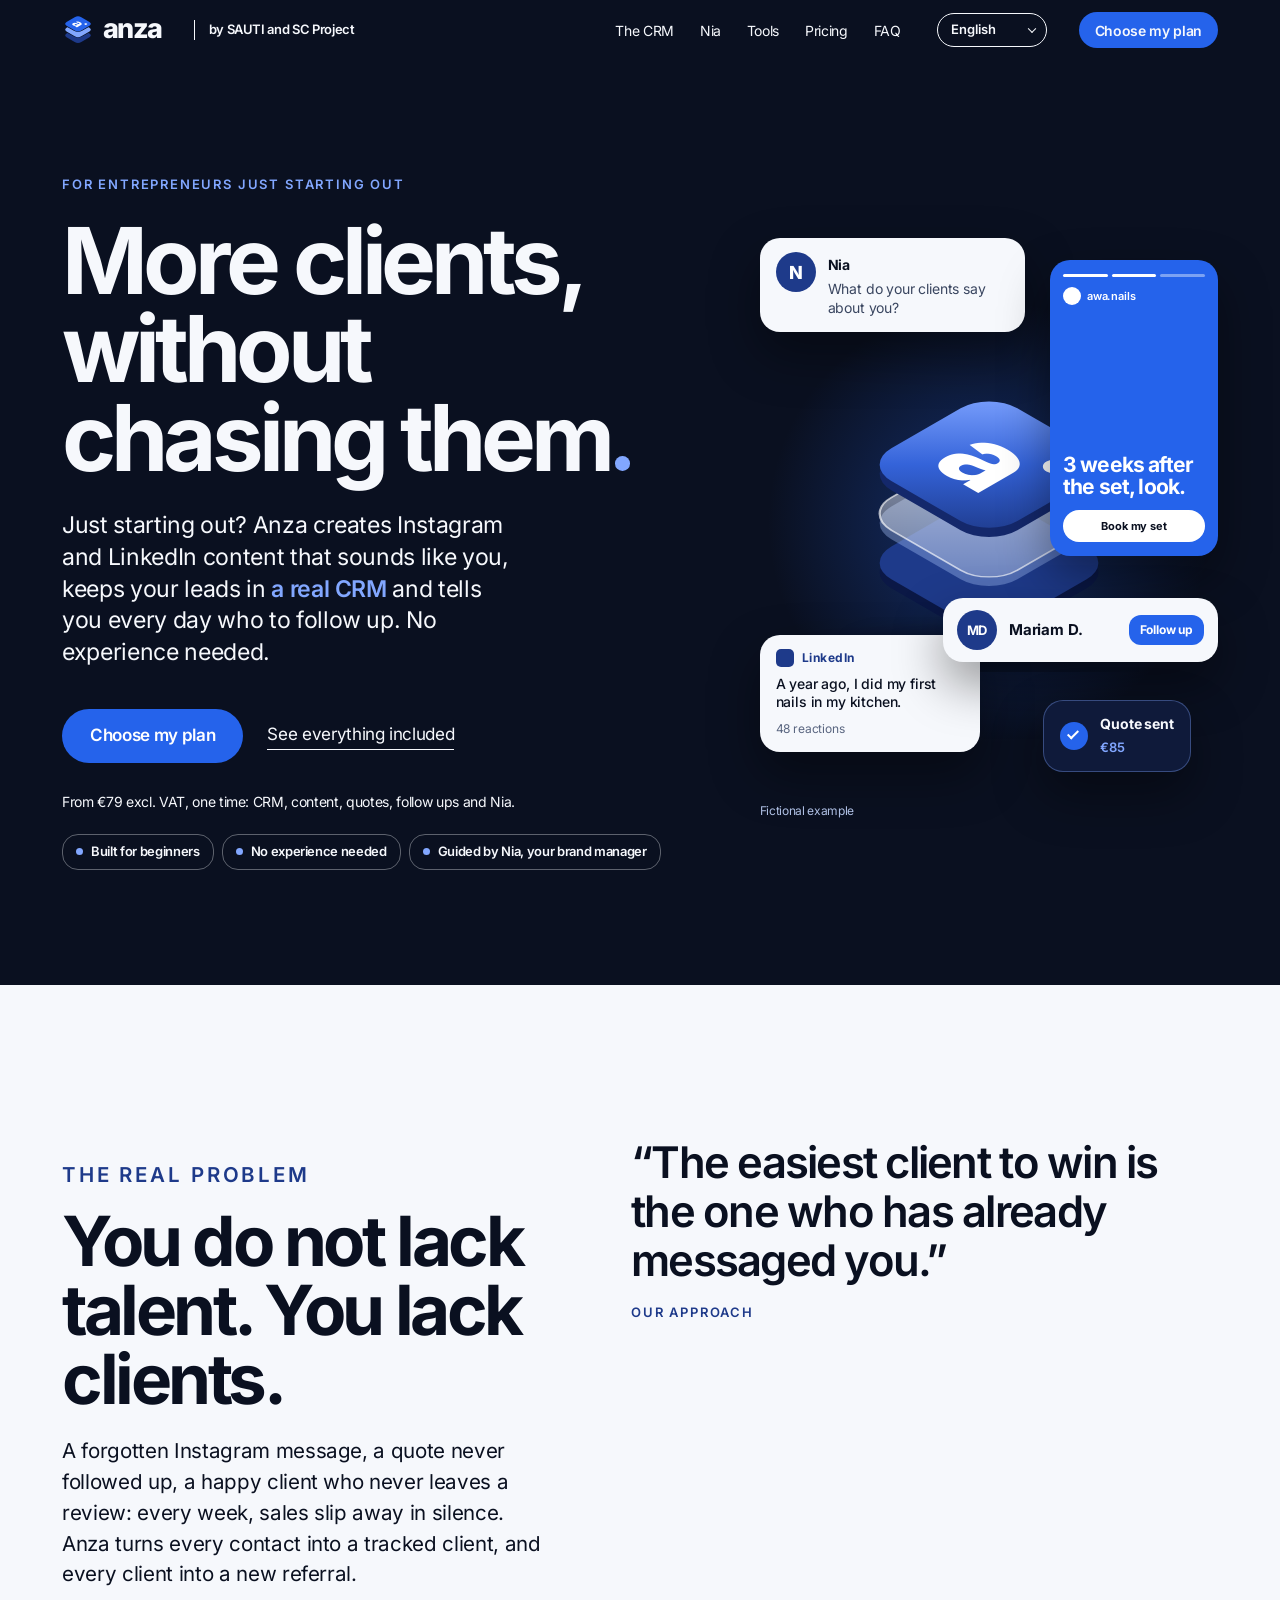
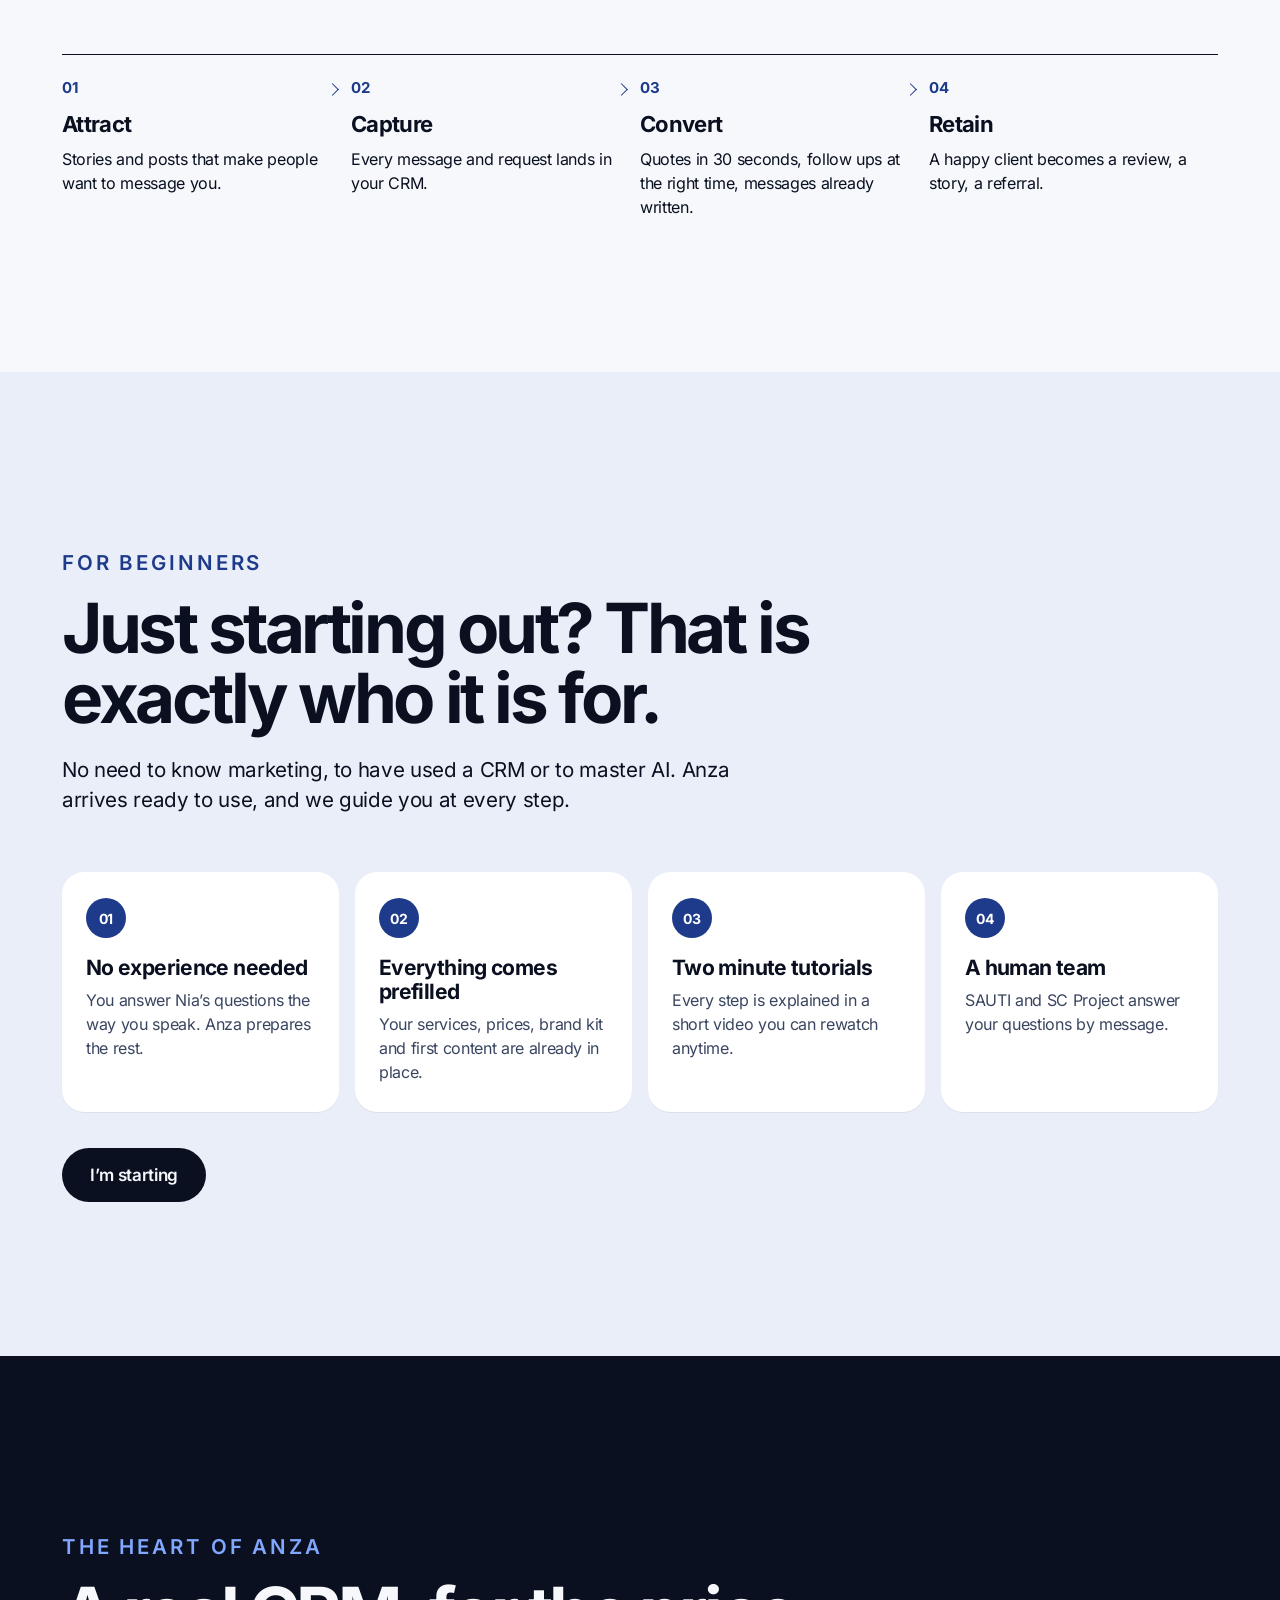
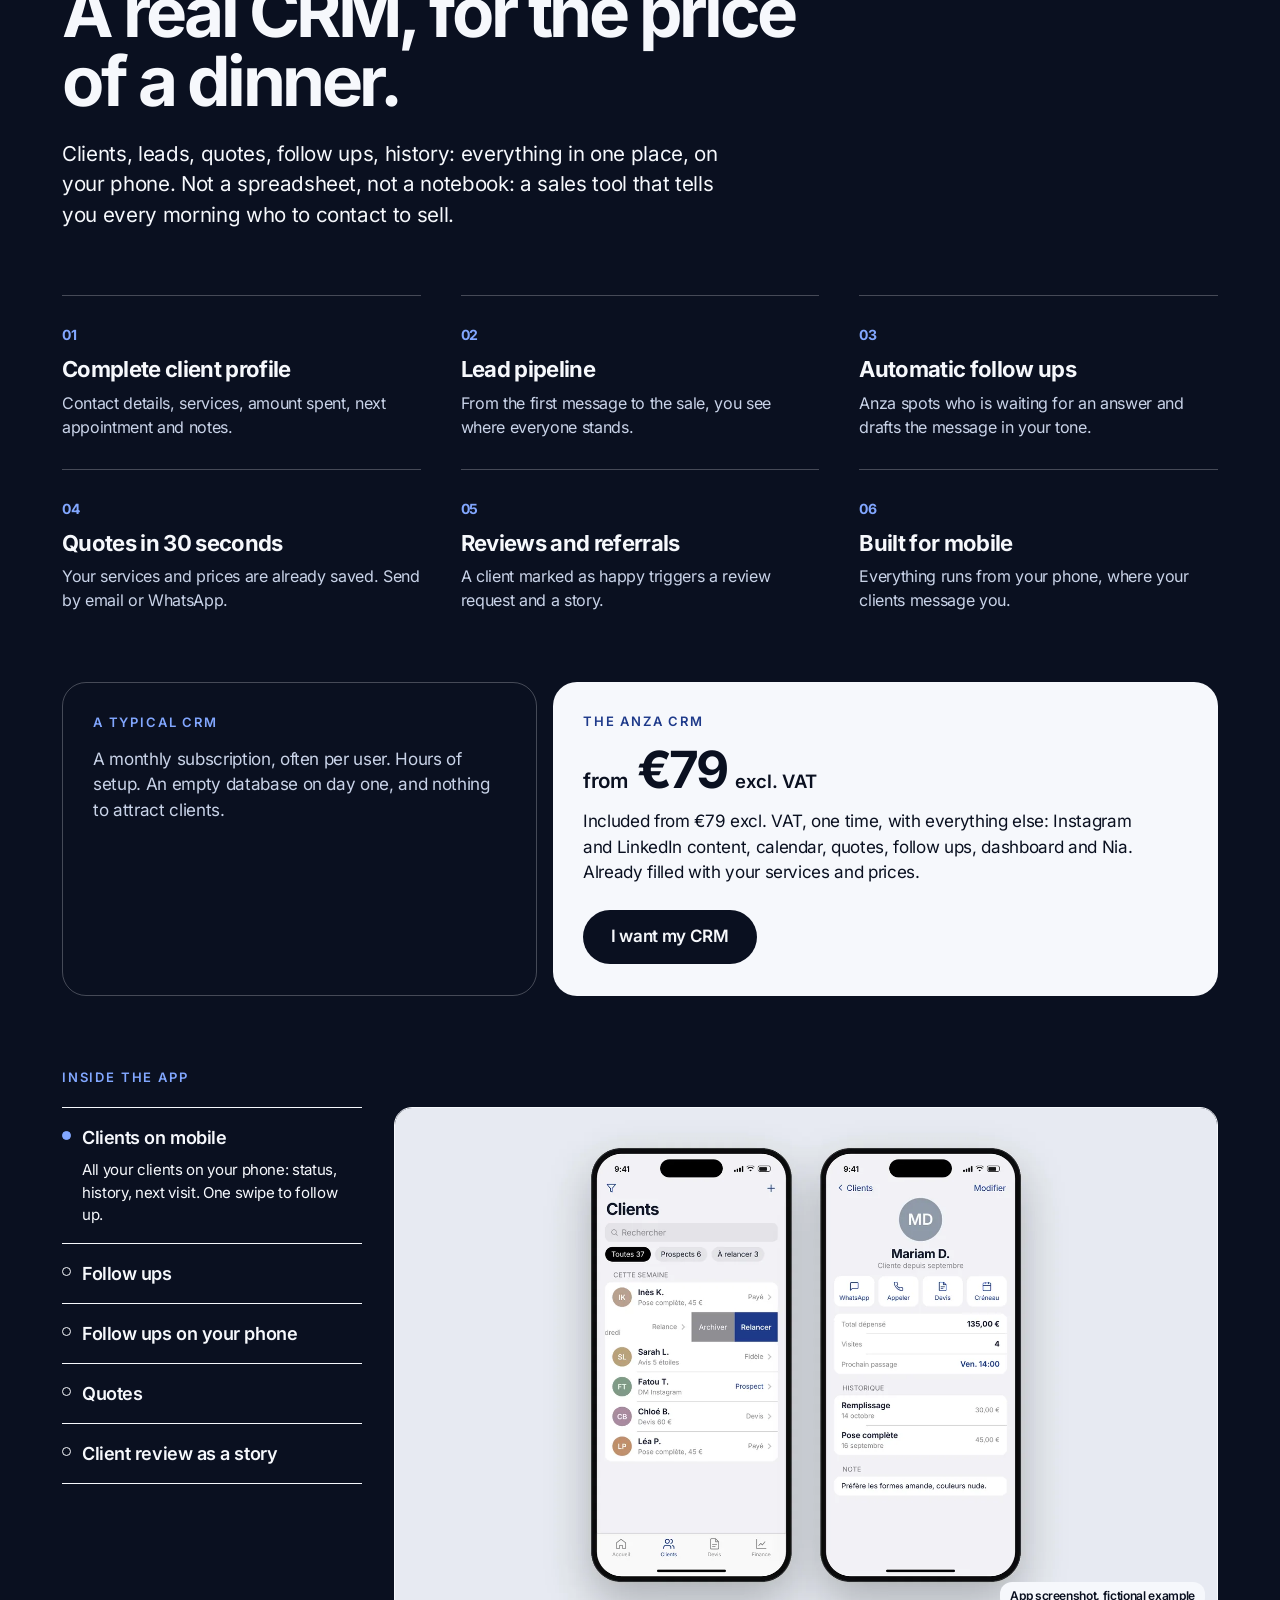
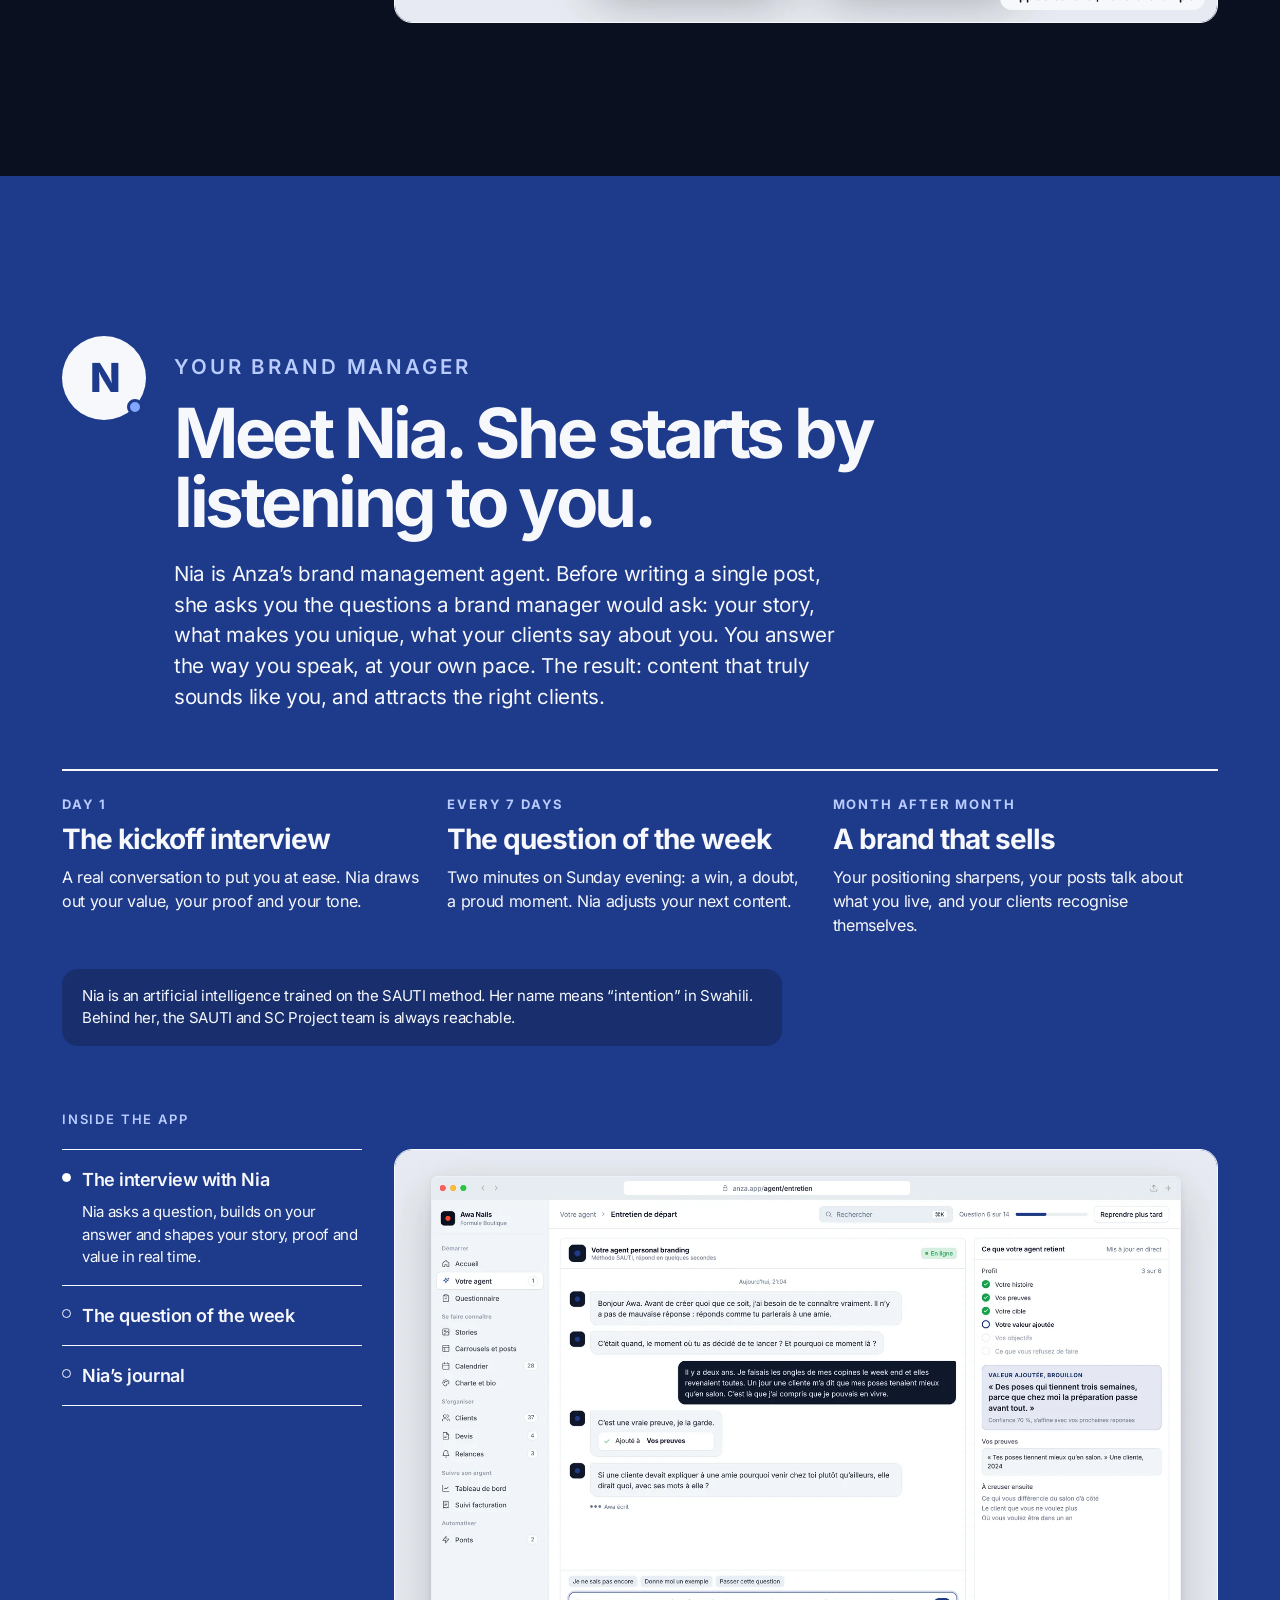
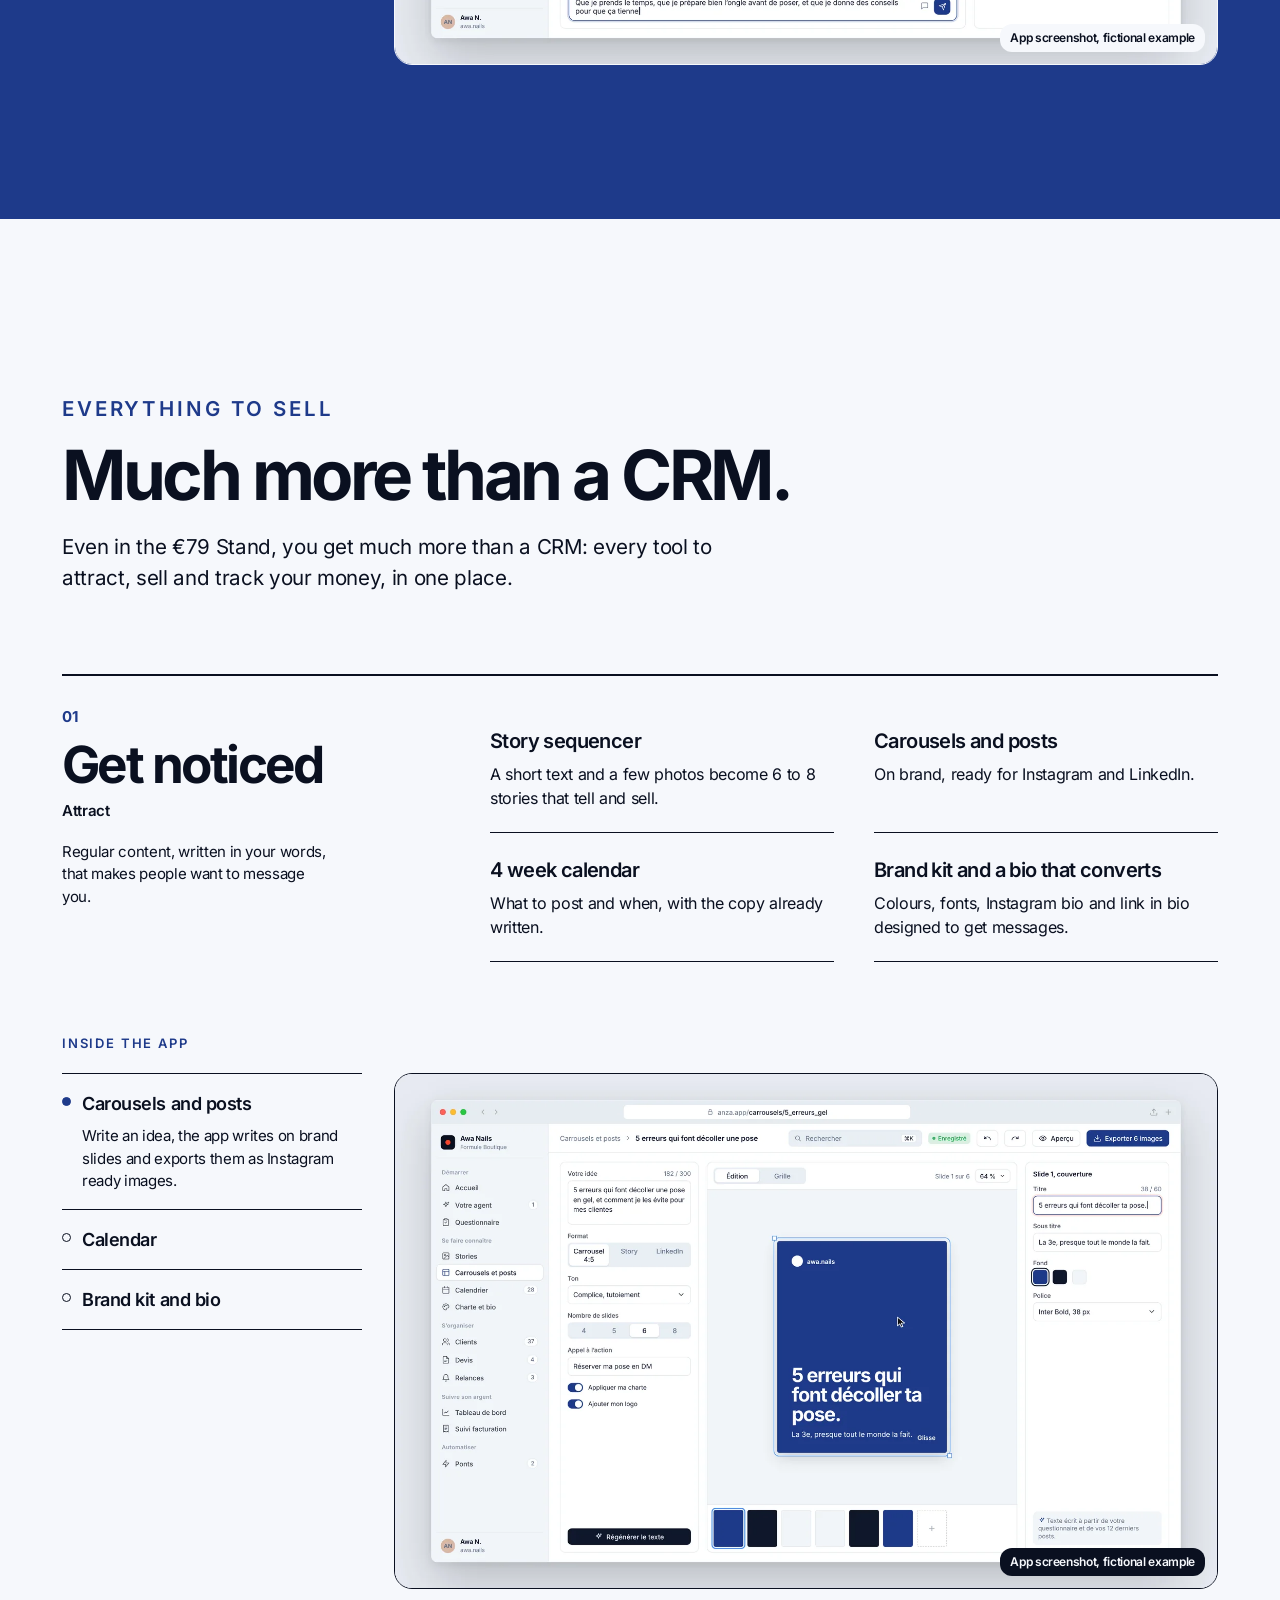
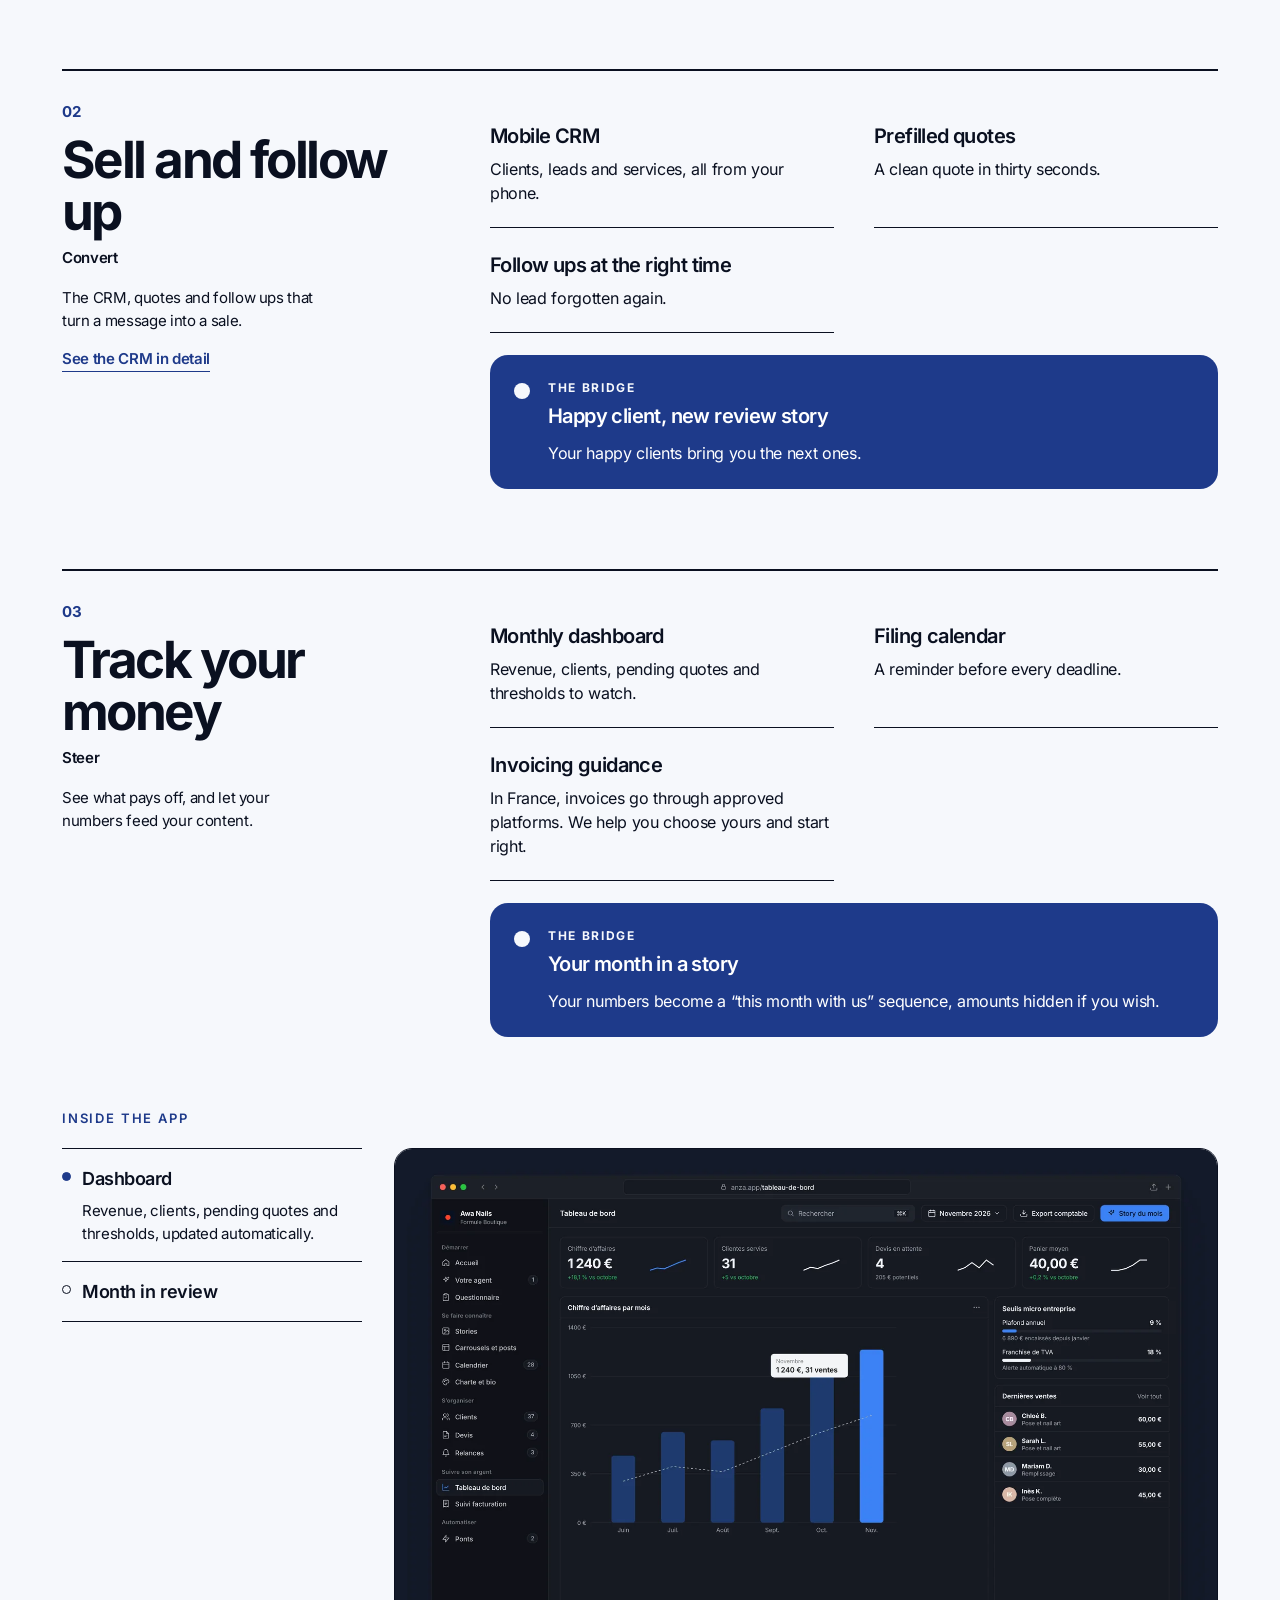
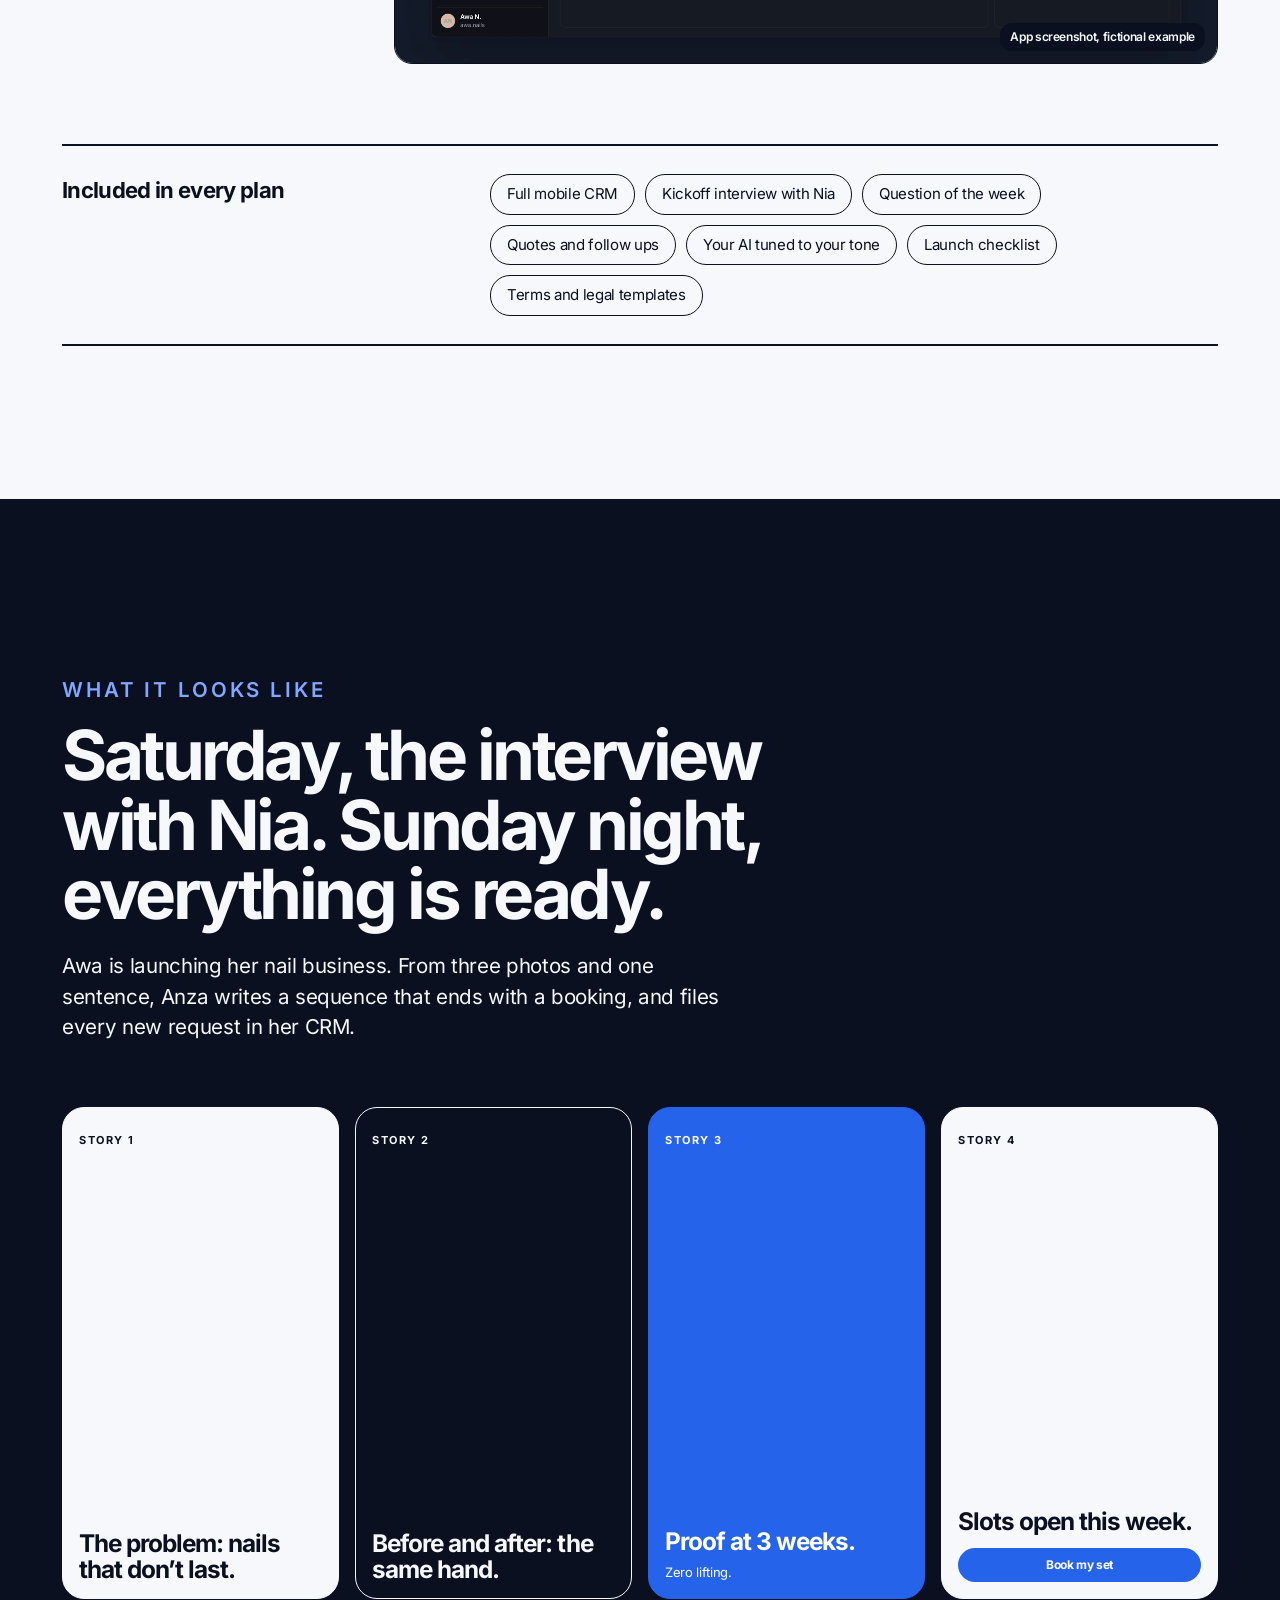
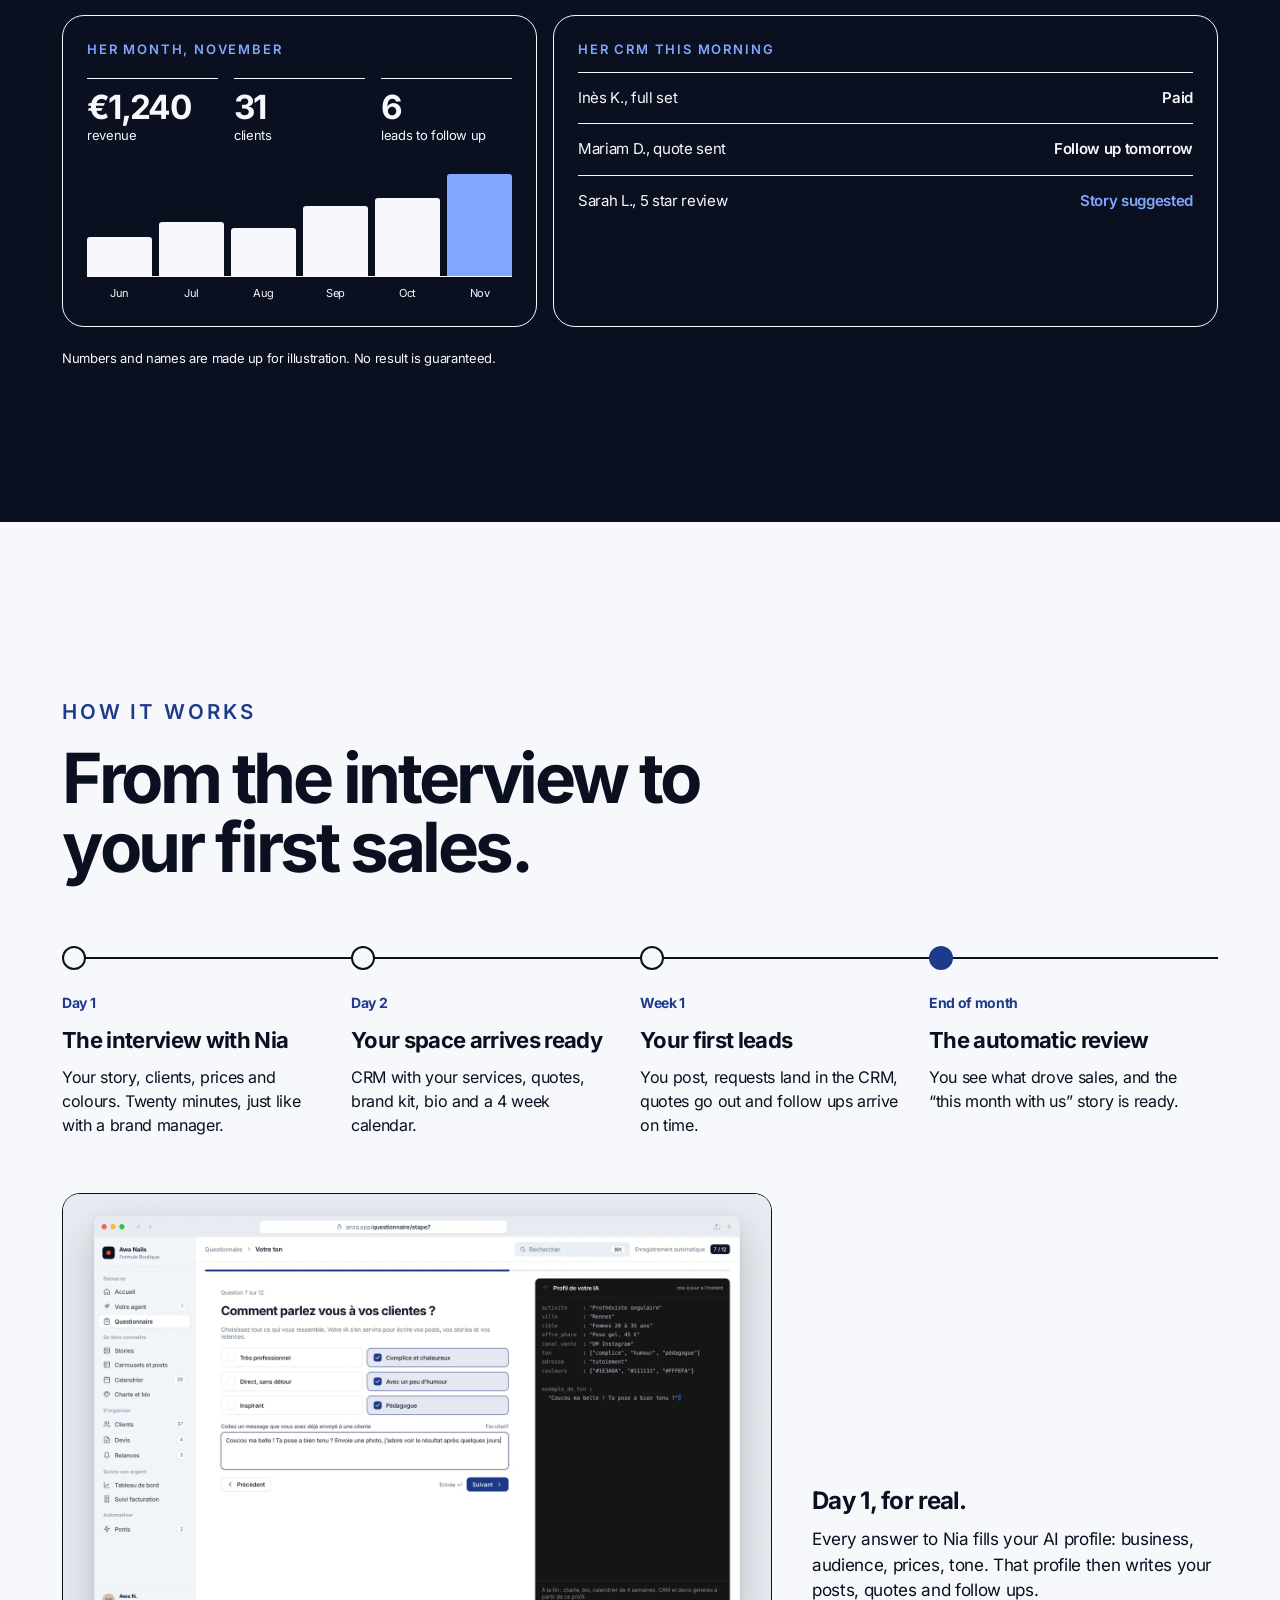
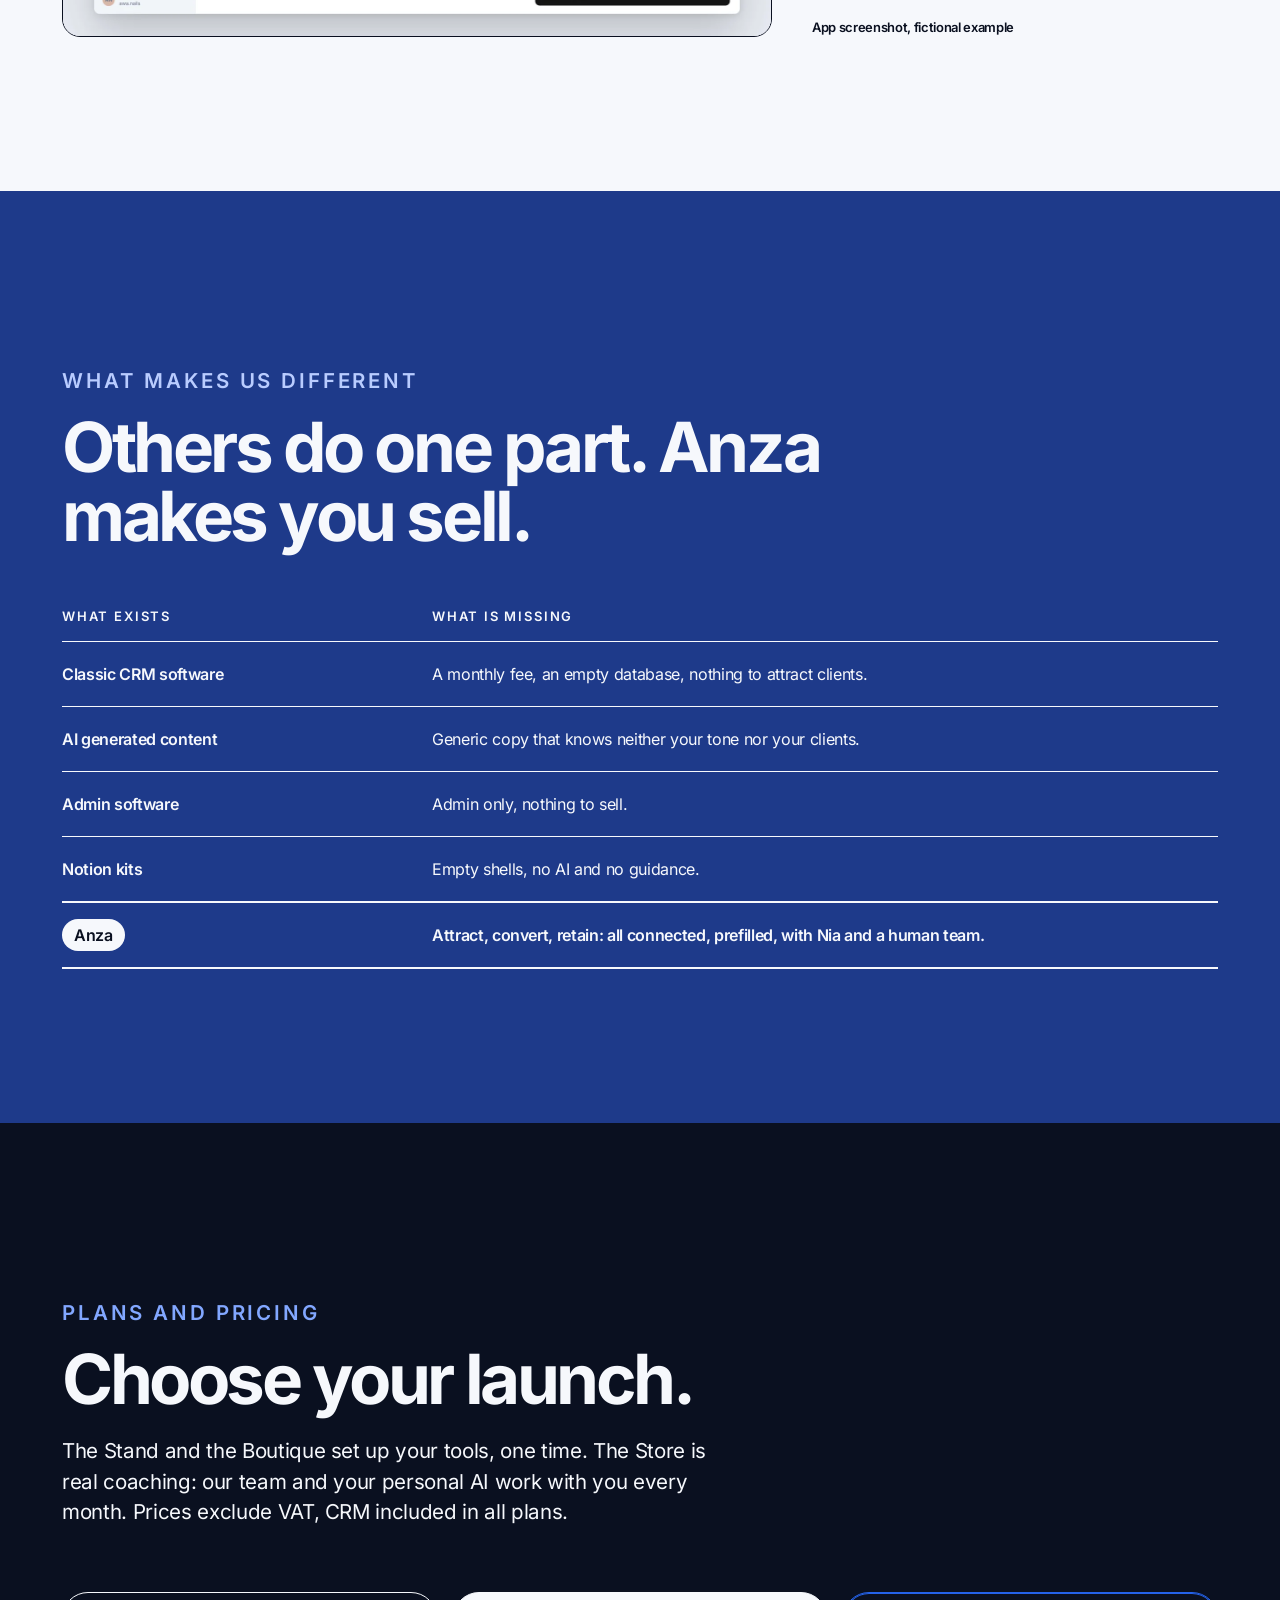
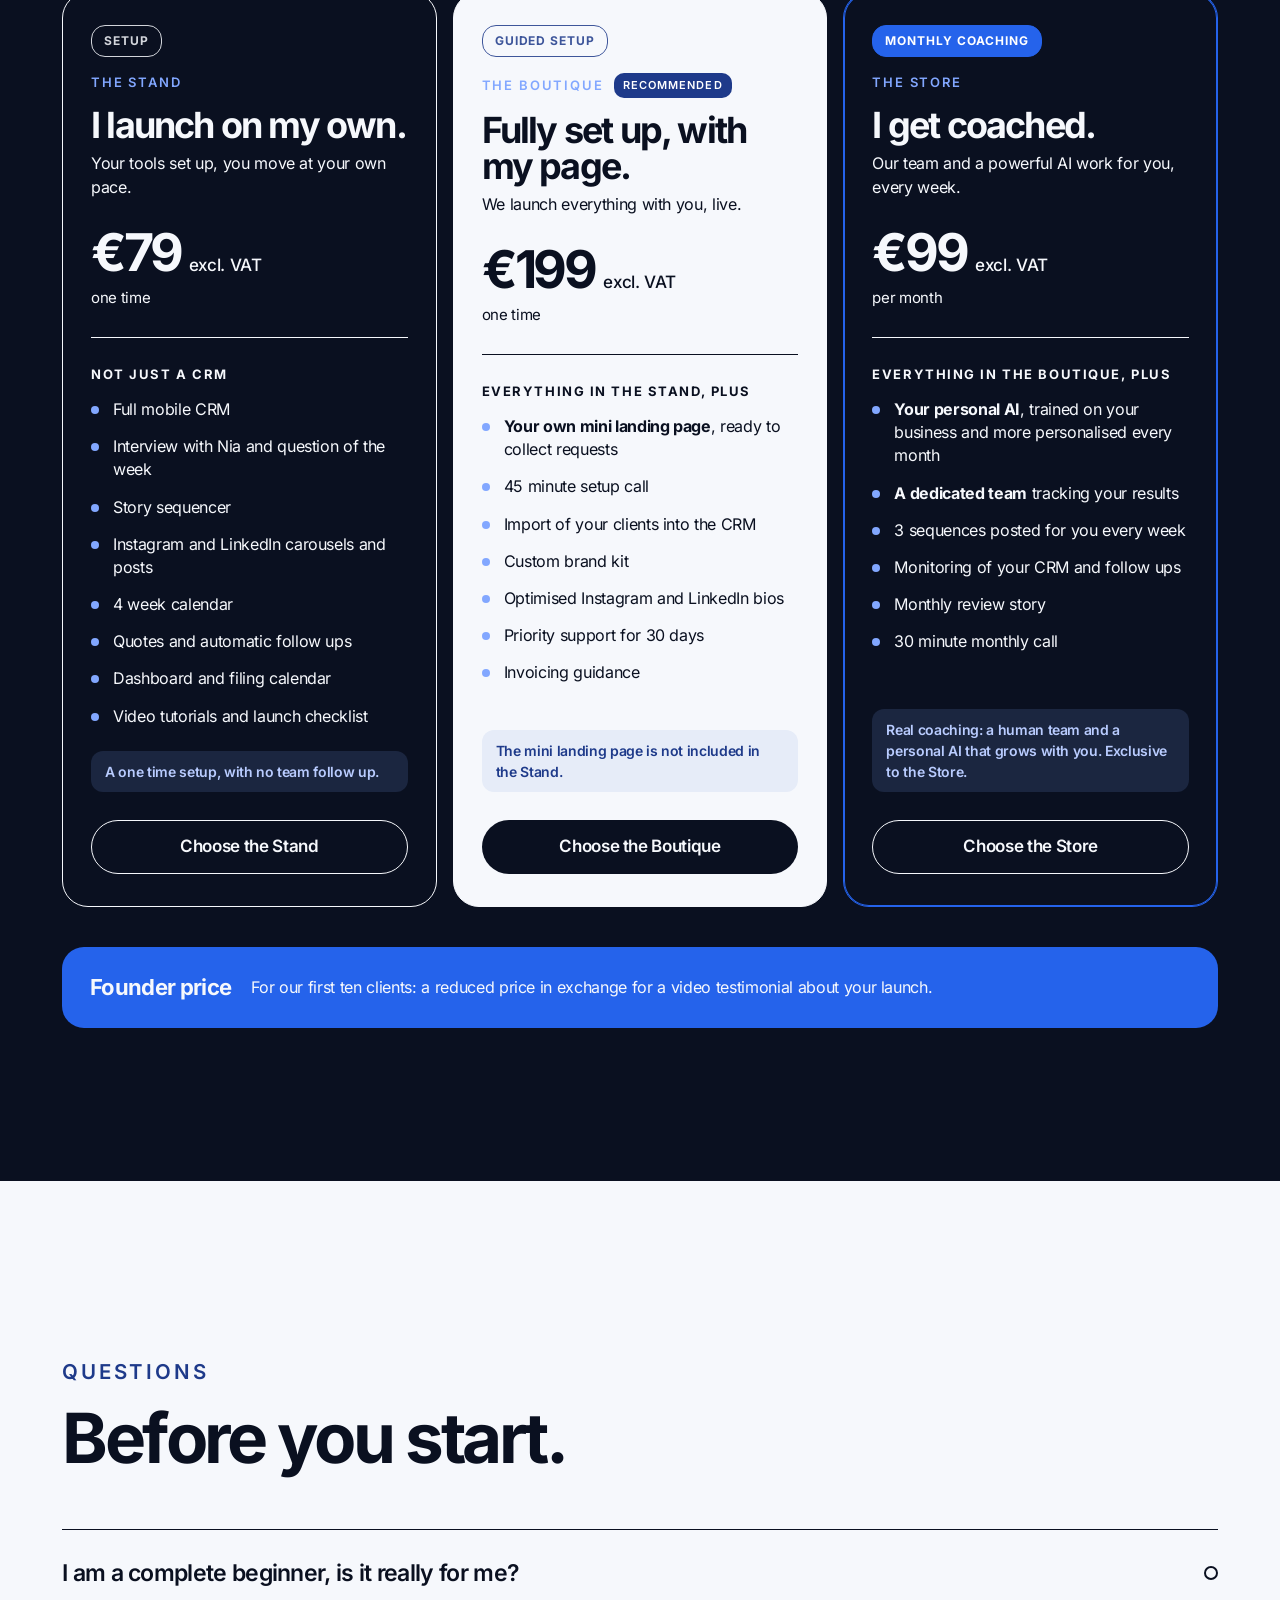
<file: index.html>
<!doctype html>
<html lang="fr">
<head>
<meta charset="utf-8">
<meta name="viewport" content="width=device-width,initial-scale=1,viewport-fit=cover">
<title data-i18n="meta.title">Anza, plus de clients sans courir après</title>
<meta name="description" content="Anza aide ceux qui se lancent à trouver des clients : contenus Instagram et LinkedIn à votre image, un vrai CRM, devis et relances, avec Nia, votre brand manager. Dès 79 € HT." data-i18n-content="meta.desc">
<meta name="theme-color" content="#0A1020">
<meta property="og:type" content="website">
<meta property="og:url" content="https://anza.website/">
<meta property="og:title" content="Anza, plus de clients sans courir après">
<meta property="og:description" content="Un vrai CRM, des contenus à votre image et Nia, votre brand manager. Pensé pour ceux qui se lancent. Dès 79 € HT.">
<meta property="og:image" content="https://anza.website/og-image.png">
<meta property="og:image:width" content="1200">
<meta property="og:image:height" content="630">
<meta name="twitter:card" content="summary_large_image">
<link rel="icon" href="favicon.ico" sizes="any">
<link rel="icon" href="favicon.png" type="image/png" sizes="32x32">
<link rel="icon" href="favicon-48.png" type="image/png" sizes="48x48">
<link rel="icon" href="icon-192.png" type="image/png" sizes="192x192">
<link rel="apple-touch-icon" href="apple-touch-icon.png">
<link rel="manifest" href="site.webmanifest">
<link rel="preload" as="font" type="font/woff2" href="inter-700.woff2" crossorigin>
<script type="application/ld+json">{"@context":"https://schema.org","@graph":[{"@type":"WebSite","name":"Anza","url":"https://anza.website/"},{"@type":"Organization","name":"Anza","url":"https://anza.website/","logo":"https://anza.website/icon-512.png","email":"contact@anza.website"}]}</script>
<link rel="stylesheet" href="style.css">
<script>document.documentElement.classList.add('js')</script>
<script src="i18n.js"></script>
</head>
<body>
<a class="skip" href="#contenu" data-i18n="skip">Aller au contenu</a>

<header class="nav" id="nav">
  <div class="nav-in">
    <a class="brand" href="#top" aria-label="Anza, haut de page" data-i18n-aria-label="home.aria"><svg width="32" height="32" viewBox="56 50 288 300" xmlns="http://www.w3.org/2000/svg" aria-hidden="true" focusable="false">
<defs><mask id="nvm1" maskUnits="userSpaceOnUse" x="0" y="0" width="400" height="400"><rect width="400" height="400" fill="#fff"></rect><rect width="160" height="160" rx="36" transform="matrix(0.866 0.5 -0.866 0.5 200 116)" fill="#000" stroke="#000" stroke-width="16"></rect><rect width="160" height="160" rx="36" transform="matrix(0.866 0.5 -0.866 0.5 200 62)" fill="#000" stroke="#000" stroke-width="16"></rect></mask><mask id="nvm2" maskUnits="userSpaceOnUse" x="0" y="0" width="400" height="400"><rect width="400" height="400" fill="#fff"></rect><rect width="160" height="160" rx="36" transform="matrix(0.866 0.5 -0.866 0.5 200 62)" fill="#000" stroke="#000" stroke-width="16"></rect></mask></defs>
<g mask="url(#nvm1)"><rect width="160" height="160" rx="36" transform="matrix(0.866 0.5 -0.866 0.5 200 170)" fill="#1E3A8A"></rect></g>
<g mask="url(#nvm2)"><rect width="160" height="160" rx="36" transform="matrix(0.866 0.5 -0.866 0.5 200 116)" fill="#82A7FF"></rect></g>
<rect width="160" height="160" rx="36" transform="matrix(0.866 0.5 -0.866 0.5 200 62)" fill="#2563EB"></rect>
<g transform="matrix(0.866 0.5 -0.866 0.5 200 62)"><text x="76" y="118" text-anchor="middle" font-family="Inter" font-size="120" font-weight="800" fill="#FFFFFF" >a</text><circle cx="124" cy="40" r="11" fill="#FFFFFF"></circle></g>
</svg><span class="wordmark">anza</span></a>
    <span class="brand-tag" data-i18n="brand.tag">par SAUTI et SC Project</span>
    <nav class="links" aria-label="Navigation principale" data-i18n-aria-label="nav.aria">
      <a href="#crm" data-i18n="nav.crm">Le CRM</a>
      <a href="#nia" data-i18n="nav.nia">Nia</a>
      <a href="#outils" data-i18n="nav.tools">Les outils</a>
      <a href="#formules" data-i18n="nav.plans">Formules</a>
      <a href="#questions" data-i18n="nav.faq">Questions</a>
    </nav>
    <label class="lang nav-lang"><span class="sr" data-i18n="lang.label">Langue</span><select data-lang-select aria-label="Langue" data-i18n-aria-label="lang.label"><option value="fr">Français</option><option value="en">English</option><option value="es">Español</option><option value="pt">Português</option><option value="de">Deutsch</option></select></label>
    <a class="nav-cta" href="#formules" data-i18n="nav.cta">Choisir ma formule</a>
    <button class="burger" id="burger" type="button" aria-expanded="false" aria-controls="menu" aria-label="Ouvrir le menu" data-i18n-aria-label="menu.open"><i></i><i></i></button>
  </div>
</header>
<div class="menu" id="menu">
  <a href="#crm" data-i18n="nav.crm">Le CRM</a>
  <a href="#nia" data-i18n="nav.nia">Nia</a>
  <a href="#outils" data-i18n="nav.tools">Les outils</a>
  <a href="#formules" data-i18n="nav.plans">Formules</a>
  <a href="#questions" data-i18n="nav.faq">Questions</a>
  <div class="menu-bot"><label class="lang menu-lang"><span class="sr" data-i18n="lang.label">Langue</span><select data-lang-select aria-label="Langue" data-i18n-aria-label="lang.label"><option value="fr">Français</option><option value="en">English</option><option value="es">Español</option><option value="pt">Português</option><option value="de">Deutsch</option></select></label><a class="menu-cta" href="#formules" data-i18n="nav.cta">Choisir ma formule</a></div>
</div>

<main id="contenu">

  <section class="hero" id="top" data-nav="dark">
    <div class="wrap hero-grid">
      <div>
        <p class="label" data-i18n="hero.label">Pour les entrepreneurs qui débutent</p>
        <h1><span data-i18n="hero.h1">Plus de clients, sans courir après</span><span class="dot" aria-hidden="true"></span></h1>
        <p class="lead" data-i18n="hero.lead">Vous vous lancez ? Anza crée vos contenus Instagram et LinkedIn à votre image, range vos prospects dans <b>un vrai CRM</b> et vous dit chaque jour qui relancer. Aucune expérience requise.</p>
        <div class="hero-actions">
          <a class="btn blue" href="#formules" data-i18n="nav.cta">Choisir ma formule</a>
          <a class="more" href="#outils" data-i18n="hero.more">Voir tout ce qui est inclus</a>
        </div>
        <p class="hero-note" data-i18n="hero.note">Dès 79 € HT, une seule fois : CRM, contenus, devis, relances et Nia.</p>
        <ul class="chips"><li data-i18n="hero.chip1">Pensé pour les débutants</li><li data-i18n="hero.chip2">Aucune expérience requise</li><li data-i18n="hero.chip3">Accompagné par Nia, votre brand manager</li></ul>
      </div>
      <div class="hv" role="img" aria-label="Aperçu des outils Anza : Nia, une story, un post LinkedIn, le CRM et un devis, exemple fictif" data-i18n-aria-label="hv.aria">
        <div class="hv-glow" aria-hidden="true"></div>
        <div class="hv-logo" aria-hidden="true"><svg width="300" height="300" viewBox="40 40 320 330" xmlns="http://www.w3.org/2000/svg" aria-hidden="true" focusable="false">
<defs>
<linearGradient id="hrt" x1="0" y1="0" x2="1" y2="1"><stop offset="0" stop-color="#7EA3FF"/><stop offset="0.5" stop-color="#3463D9"/><stop offset="1" stop-color="#1E3A8A"/></linearGradient>
<linearGradient id="hrg" x1="0" y1="0" x2="1" y2="1"><stop offset="0" stop-color="#FFFFFF" stop-opacity="0.6"/><stop offset="1" stop-color="#FFFFFF" stop-opacity="0.14"/></linearGradient>
<filter id="hrb" x="-50%" y="-50%" width="200%" height="200%"><feGaussianBlur stdDeviation="14"/></filter>
</defs>
<ellipse cx="200" cy="350" rx="150" ry="20" fill="#000000" opacity="0.45" filter="url(#hrb)"/>
<rect width="160" height="160" rx="36" transform="matrix(0.866 0.5 -0.866 0.5 200 180)" fill="#0B1846"></rect>
<rect width="160" height="160" rx="36" transform="matrix(0.866 0.5 -0.866 0.5 200 170)" fill="#1E3A8A"></rect>
<rect width="160" height="160" rx="36" transform="matrix(0.866 0.5 -0.866 0.5 200 126)" fill="#9FB8F0" opacity="0.4"></rect>
<rect width="160" height="160" rx="36" transform="matrix(0.866 0.5 -0.866 0.5 200 116)" fill="url(#hrg)" stroke="#FFFFFF" stroke-opacity="0.65" stroke-width="2"></rect>
<rect width="160" height="160" rx="36" transform="matrix(0.866 0.5 -0.866 0.5 200 72)" fill="#14286B"></rect>
<rect width="160" height="160" rx="36" transform="matrix(0.866 0.5 -0.866 0.5 200 62)" fill="url(#hrt)"></rect>
<g transform="matrix(0.866 0.5 -0.866 0.5 200 62)"><text x="76" y="118" text-anchor="middle" font-family="Inter" font-size="120" font-weight="800" fill="#FFFFFF" >a</text><circle cx="124" cy="40" r="11" fill="#FFFFFF"></circle></g>
</svg></div>
        <div class="hv-c hv-nia f1" aria-hidden="true"><span class="hv-av">N</span><div><b>Nia</b><p data-i18n="hv.q">Qu’est ce que vos clientes disent de vous ?</p></div></div>
        <div class="hv-c hv-story f2" aria-hidden="true"><div class="hv-bars"><i></i><i></i><i class="o"></i></div><p class="hv-who">awa.nails</p><p class="hv-big" data-i18n="story.big">3 semaines après la pose, regarde.</p><p class="hv-cta" data-i18n="story.cta">Réserver ma pose</p></div>
        <div class="hv-c hv-li f3" aria-hidden="true"><p class="hv-lt"><i></i>LinkedIn</p><p data-i18n="hv.li">Il y a un an, je posais mes premiers ongles dans ma cuisine.</p><p class="hv-lr" data-i18n="hv.react">48 réactions</p></div>
        <div class="hv-c hv-crm f4" aria-hidden="true"><span class="hv-av s">MD</span><b>Mariam D.</b><span class="hv-pill" data-i18n="hv.relance">Relancer</span></div>
        <div class="hv-c hv-devis f5" aria-hidden="true"><span class="hv-ok"></span><div><b data-i18n="hv.devis">Devis envoyé</b><small data-i18n="hv.price">85 €</small></div></div>
        <p class="hv-tag" data-i18n="phone.tag">Exemple fictif</p>
      </div>
    </div>
  </section>

  <section class="sec" data-nav="light" aria-labelledby="acq-t">
    <div class="wrap idea-grid">
      <div class="sec-head reveal">
        <p class="label" data-i18n="acq.label">Le vrai problème</p>
        <h2 id="acq-t" data-i18n="acq.h2">Vous ne manquez pas de talent. Vous manquez de clients.</h2>
        <p data-i18n="acq.p">Un message Instagram oublié, un devis jamais relancé, une cliente ravie qui ne laisse pas d’avis : chaque semaine, des ventes se perdent en silence. Anza transforme chaque contact en client suivi, et chaque client en nouvelle recommandation.</p>
      </div>
      <div class="reveal">
        <p class="quote"><span data-i18n="acq.quote">« Le client le plus facile à gagner, c’est celui qui vous a déjà écrit. »</span><small data-i18n="acq.qsmall">Notre approche</small></p>
      </div>
      <ol class="pillars-mini funnel reveal">
        <li><b>01</b><strong data-i18n="f1.t">Attirer</strong><span data-i18n="f1.d">Des stories et des posts qui donnent envie de vous écrire.</span></li>
        <li><b>02</b><strong data-i18n="f2.t">Capter</strong><span data-i18n="f2.d">Chaque message, chaque demande entre dans votre CRM.</span></li>
        <li><b>03</b><strong data-i18n="f3.t">Convertir</strong><span data-i18n="f3.d">Devis en 30 secondes, relances au bon moment, messages déjà écrits.</span></li>
        <li><b>04</b><strong data-i18n="f4.t">Fidéliser</strong><span data-i18n="f4.d">Une cliente ravie devient un avis, une story, une recommandation.</span></li>
      </ol>
    </div>
  </section>

  <section class="sec soft" id="debutants" data-nav="light" aria-labelledby="beg-t">
    <div class="wrap">
      <div class="sec-head reveal">
        <p class="label" data-i18n="beg.label">Pour les débutants</p>
        <h2 id="beg-t" data-i18n="beg.h2">Vous débutez ? C’est justement pour vous.</h2>
        <p data-i18n="beg.p">Pas besoin de savoir faire du marketing, d’avoir déjà utilisé un CRM ou de maîtriser l’IA. Anza arrive prêt à l’emploi, et on vous guide à chaque étape.</p>
      </div>
      <ul class="beg reveal">
        <li><span class="beg-n">01</span><strong data-i18n="bg1.t">Aucune expérience requise</strong><p data-i18n="bg1.d">Vous répondez aux questions de Nia comme vous parlez. Anza prépare le reste.</p></li><li><span class="beg-n">02</span><strong data-i18n="bg2.t">Tout arrive prérempli</strong><p data-i18n="bg2.d">Vos prestations, vos prix, votre charte et vos premiers contenus sont déjà en place.</p></li><li><span class="beg-n">03</span><strong data-i18n="bg3.t">Des tutoriels de deux minutes</strong><p data-i18n="bg3.d">Chaque geste est expliqué en vidéo courte, à revoir quand vous voulez.</p></li><li><span class="beg-n">04</span><strong data-i18n="bg4.t">Une équipe humaine</strong><p data-i18n="bg4.d">SAUTI et SC Project répondent à vos questions par message.</p></li>
      </ul>
      <a class="btn ink beg-cta reveal" href="#formules" data-i18n="beg.cta">Je me lance</a>
    </div>
  </section>

  <section class="sec night" id="crm" data-nav="dark" aria-labelledby="crm-t">
    <div class="wrap">
      <div class="sec-head reveal">
        <p class="label" data-i18n="crm.label">Le cœur d’Anza</p>
        <h2 id="crm-t" data-i18n="crm.h2">Un vrai CRM, au prix d’un repas.</h2>
        <p data-i18n="crm.p">Clients, prospects, devis, relances, historique : tout est au même endroit, sur votre téléphone. Pas un tableur, pas un carnet : un outil de vente qui vous dit chaque matin qui contacter pour vendre.</p>
      </div>
      <ul class="feat reveal">
        <li><b>01</b><strong data-i18n="c1.t">Fiche client complète</strong><p data-i18n="c1.d">Coordonnées, prestations, montant dépensé, prochain rendez vous et notes.</p></li><li><b>02</b><strong data-i18n="c2.t">Suivi des prospects</strong><p data-i18n="c2.d">Du premier message à la vente, vous voyez où en est chacun.</p></li><li><b>03</b><strong data-i18n="c3.t">Relances automatiques</strong><p data-i18n="c3.d">Anza repère qui attend une réponse et prépare le message, dans votre ton.</p></li><li><b>04</b><strong data-i18n="c4.t">Devis en 30 secondes</strong><p data-i18n="c4.d">Vos prestations et vos prix sont déjà enregistrés. Envoi par mail ou WhatsApp.</p></li><li><b>05</b><strong data-i18n="c5.t">Avis et recommandations</strong><p data-i18n="c5.d">Une cliente marquée satisfaite déclenche une demande d’avis et une story.</p></li><li><b>06</b><strong data-i18n="c6.t">Pensé pour le mobile</strong><p data-i18n="c6.d">Tout se gère depuis votre téléphone, là où vos clients vous écrivent.</p></li>
      </ul>
      <div class="vs reveal">
        <div class="vs-them"><p class="vs-k" data-i18n="cp.l">Un CRM classique</p><p data-i18n="cp.ld">Un abonnement chaque mois, souvent par utilisateur. Une configuration de plusieurs heures. Une base vide au départ, et rien pour attirer des clients.</p></div>
        <div class="vs-us"><p class="vs-k" data-i18n="cp.r">Le CRM Anza</p><p class="vs-price"><span data-i18n="crm.from">dès</span> <span data-i18n="pr.a">79 €</span> <small data-i18n="vat">HT</small></p><p data-i18n="cp.rd">Inclus dès 79 € HT, une seule fois, avec tout le reste : contenus Instagram et LinkedIn, calendrier, devis, relances, tableau de bord et Nia. Déjà rempli avec vos prestations et vos prix.</p><a class="btn ink" href="#formules" data-i18n="crm.cta">Je veux mon CRM</a></div>
      </div>
      <div class="tool reveal" data-tabs><p class="tool-label" data-i18n="tool.label">Dans l’outil</p><div class="tool-tabs" role="tablist" aria-label="Le CRM Anza" data-i18n-aria-label="tabs.crm"><button type="button" role="tab" id="t-crm0" aria-selected="true" aria-controls="p-crm0"><strong data-i18n="t.clients">Clients sur mobile</strong><span data-i18n="t.clients.d">Toutes vos clientes dans votre téléphone : statut, historique, prochain passage. Un geste suffit pour relancer.</span></button><button type="button" role="tab" id="t-crm1" aria-selected="false" aria-controls="p-crm1"><strong data-i18n="t.relances">Relances</strong><span data-i18n="t.relances.d">Vous fixez les règles une fois. Anza repère qui attend une réponse et prépare le message.</span></button><button type="button" role="tab" id="t-crm2" aria-selected="false" aria-controls="p-crm2"><strong data-i18n="t.relmob">Relances sur téléphone</strong><span data-i18n="t.relmob.d">Une notification au bon moment, le message déjà écrit : il ne reste qu’à l’envoyer.</span></button><button type="button" role="tab" id="t-crm3" aria-selected="false" aria-controls="p-crm3"><strong data-i18n="t.devis">Devis</strong><span data-i18n="t.devis.d">Trois lettres du nom, vos prestations cochées : le devis PDF part par mail ou WhatsApp.</span></button><button type="button" role="tab" id="t-crm4" aria-selected="false" aria-controls="p-crm4"><strong data-i18n="t.avis">Avis client en story</strong><span data-i18n="t.avis.d">Une cliente satisfaite déclenche une story avis, envoyée pour accord avant toute publication.</span></button></div><figure class="tool-shot"><img id="p-crm0" role="tabpanel" aria-labelledby="t-crm0" src="outil-clients.webp" width="1600" height="1000" alt="Capture de l’outil Anza, exemple fictif" data-i18n-alt="alt.shot" loading="lazy"><img id="p-crm1" role="tabpanel" aria-labelledby="t-crm1" src="outil-relances.webp" width="1600" height="1000" alt="Capture de l’outil Anza, exemple fictif" data-i18n-alt="alt.shot" loading="lazy" hidden><img id="p-crm2" role="tabpanel" aria-labelledby="t-crm2" src="outil-relances-mobile.webp" width="1600" height="1000" alt="Capture de l’outil Anza, exemple fictif" data-i18n-alt="alt.shot" loading="lazy" hidden><img id="p-crm3" role="tabpanel" aria-labelledby="t-crm3" src="outil-devis.webp" width="1600" height="1000" alt="Capture de l’outil Anza, exemple fictif" data-i18n-alt="alt.shot" loading="lazy" hidden><img id="p-crm4" role="tabpanel" aria-labelledby="t-crm4" src="outil-pont-avis.webp" width="1600" height="1000" alt="Capture de l’outil Anza, exemple fictif" data-i18n-alt="alt.shot" loading="lazy" hidden><figcaption data-i18n="tool.cap">Capture de l’outil, exemple fictif</figcaption></figure></div>
    </div>
  </section>

  <section class="sec blue-bg agent" id="nia" data-nav="light" aria-labelledby="nia-t">
    <div class="wrap">
      <div class="nia-head reveal">
        <div class="avatar" aria-hidden="true"><span>N</span></div>
        <div class="sec-head">
          <p class="label" data-i18n="nia.label">Votre brand manager</p>
          <h2 id="nia-t" data-i18n="nia.h2">Voici Nia. Elle commence par vous écouter.</h2>
          <p data-i18n="nia.p">Nia est l’agent de brand management d’Anza. Avant d’écrire le moindre post, elle vous pose les questions qu’un brand manager vous poserait : votre parcours, ce qui vous rend unique, ce que vos clients disent de vous. Vous répondez comme vous parlez, à votre rythme. Résultat : des contenus qui vous ressemblent vraiment, et qui attirent les bons clients.</p>
        </div>
      </div>
      <ol class="agent-steps reveal">
        <li><b data-i18n="n1.b">Jour 1</b><strong data-i18n="n1.t">L’entretien de départ</strong><span data-i18n="n1.d">Une vraie conversation pour vous mettre à l’aise. Nia en tire votre valeur ajoutée, vos preuves et votre ton.</span></li>
        <li><b data-i18n="n2.b">Tous les 7 jours</b><strong data-i18n="n2.t">La question de la semaine</strong><span data-i18n="n2.d">Deux minutes le dimanche soir : une fierté, un doute, une victoire. Nia ajuste vos prochains contenus.</span></li>
        <li><b data-i18n="n3.b">Au fil des mois</b><strong data-i18n="n3.t">Une marque qui vend</strong><span data-i18n="n3.d">Votre positionnement s’affine, vos posts parlent de ce que vous vivez, et vos clients se reconnaissent.</span></li>
      </ol>
      <p class="nia-note reveal" data-i18n="nia.note">Nia est une intelligence artificielle formée à la méthode SAUTI. Son nom veut dire « intention » en swahili. Derrière elle, l’équipe SAUTI et SC Project reste joignable.</p>
      <div class="tool reveal" data-tabs><p class="tool-label" data-i18n="tool.label">Dans l’outil</p><div class="tool-tabs" role="tablist" aria-label="Nia, votre brand manager" data-i18n-aria-label="tabs.nia"><button type="button" role="tab" id="t-nia0" aria-selected="true" aria-controls="p-nia0"><strong data-i18n="t.ent">L’entretien avec Nia</strong><span data-i18n="t.ent.d">Nia pose une question, rebondit sur votre réponse et construit en direct votre histoire, vos preuves et votre valeur ajoutée.</span></button><button type="button" role="tab" id="t-nia1" aria-selected="false" aria-controls="p-nia1"><strong data-i18n="t.sem">La question de la semaine</strong><span data-i18n="t.sem.d">Chaque dimanche, une notification et deux minutes de réponse. Un moment de fierté peut devenir votre story du mercredi.</span></button><button type="button" role="tab" id="t-nia2" aria-selected="false" aria-controls="p-nia2"><strong data-i18n="t.jou">Le journal de Nia</strong><span data-i18n="t.jou.d">Toutes vos réponses au même endroit : votre positionnement, vos forces, vos freins, et l’effet sur vos contenus.</span></button></div><figure class="tool-shot"><img id="p-nia0" role="tabpanel" aria-labelledby="t-nia0" src="agent-entretien.webp" width="1600" height="1000" alt="Capture de l’outil Anza, exemple fictif" data-i18n-alt="alt.shot" loading="lazy"><img id="p-nia1" role="tabpanel" aria-labelledby="t-nia1" src="agent-semaine.webp" width="1600" height="1000" alt="Capture de l’outil Anza, exemple fictif" data-i18n-alt="alt.shot" loading="lazy" hidden><img id="p-nia2" role="tabpanel" aria-labelledby="t-nia2" src="agent-journal.webp" width="1600" height="1000" alt="Capture de l’outil Anza, exemple fictif" data-i18n-alt="alt.shot" loading="lazy" hidden><figcaption data-i18n="tool.cap">Capture de l’outil, exemple fictif</figcaption></figure></div>
    </div>
  </section>

  <section class="sec" id="outils" data-nav="light" aria-labelledby="tools-t">
    <div class="wrap">
      <div class="sec-head reveal">
        <p class="label" data-i18n="tools.label">Tout pour vendre</p>
        <h2 id="tools-t" data-i18n="tools.h2">Bien plus qu’un CRM.</h2>
        <p data-i18n="tools.p">Dès le Stand à 79 €, vous n’avez pas qu’un CRM : tous les outils pour attirer, vendre et suivre votre argent, au même endroit.</p>
      </div>

      <article class="pillar">
        <div class="pillar-name"><b>01</b><h3 data-i18n="p1.t">Se faire connaître</h3><p data-i18n="p1.s">Attirer</p><small data-i18n="p1.d">Des contenus réguliers, écrits avec vos mots, qui donnent envie de vous écrire.</small></div>
        <ul class="items"><li><strong data-i18n="i1a.t">Séquenceur de stories</strong><p data-i18n="i1a.d">Un texte et quelques photos deviennent 6 à 8 stories qui racontent et qui vendent.</p></li><li><strong data-i18n="i1b.t">Carrousels et posts</strong><p data-i18n="i1b.d">À votre charte, prêts pour Instagram et LinkedIn.</p></li><li><strong data-i18n="i1c.t">Calendrier de 4 semaines</strong><p data-i18n="i1c.d">Quoi publier, quel jour, avec les textes déjà écrits.</p></li><li><strong data-i18n="i1d.t">Charte et bio qui convertit</strong><p data-i18n="i1d.d">Couleurs, typographies, bio Instagram et lien en bio pensés pour faire écrire.</p></li></ul>
        <div class="tool reveal" data-tabs><p class="tool-label" data-i18n="tool.label">Dans l’outil</p><div class="tool-tabs" role="tablist" aria-label="Outils pour attirer" data-i18n-aria-label="tabs.p1"><button type="button" role="tab" id="t-p10" aria-selected="true" aria-controls="p-p10"><strong data-i18n="t.car">Carrousels et posts</strong><span data-i18n="t.car.d">Vous écrivez une idée, l’outil écrit les slides à votre charte, puis les exporte en images prêtes pour Instagram.</span></button><button type="button" role="tab" id="t-p11" aria-selected="false" aria-controls="p-p11"><strong data-i18n="t.cal">Calendrier</strong><span data-i18n="t.cal.d">Le mois est planifié : chaque publication arrive avec sa légende, ses hashtags et sa story.</span></button><button type="button" role="tab" id="t-p12" aria-selected="false" aria-controls="p-p12"><strong data-i18n="t.cha">Charte et bio</strong><span data-i18n="t.cha.d">Vos couleurs, vos polices et votre ton, enregistrés une fois. Tout ce que l’outil produit les respecte.</span></button></div><figure class="tool-shot"><img id="p-p10" role="tabpanel" aria-labelledby="t-p10" src="outil-carrousels.webp" width="1600" height="1000" alt="Capture de l’outil Anza, exemple fictif" data-i18n-alt="alt.shot" loading="lazy"><img id="p-p11" role="tabpanel" aria-labelledby="t-p11" src="outil-calendrier.webp" width="1600" height="1000" alt="Capture de l’outil Anza, exemple fictif" data-i18n-alt="alt.shot" loading="lazy" hidden><img id="p-p12" role="tabpanel" aria-labelledby="t-p12" src="outil-charte.webp" width="1600" height="1000" alt="Capture de l’outil Anza, exemple fictif" data-i18n-alt="alt.shot" loading="lazy" hidden><figcaption data-i18n="tool.cap">Capture de l’outil, exemple fictif</figcaption></figure></div>
      </article>

      <article class="pillar">
        <div class="pillar-name"><b>02</b><h3 data-i18n="p2.t">Vendre et suivre</h3><p data-i18n="p2.s">Convertir</p><small data-i18n="p2.d">Le CRM, les devis et les relances qui transforment un message en vente.</small><a class="plink" href="#crm" data-i18n="p2.link">Voir le CRM en détail</a></div>
        <ul class="items"><li><strong data-i18n="i2a.t">CRM sur mobile</strong><p data-i18n="i2a.d">Clients, prospects et prestations, tout depuis le téléphone.</p></li><li><strong data-i18n="i2b.t">Devis préremplis</strong><p data-i18n="i2b.d">Un devis propre en trente secondes.</p></li><li><strong data-i18n="i2c.t">Relances au bon moment</strong><p data-i18n="i2c.d">Plus aucun prospect oublié.</p></li><li class="bridge"><em data-i18n="i2x.e">Le pont</em><strong data-i18n="i2x.t">Client satisfait, nouvelle story avis</strong><p data-i18n="i2x.d">Vos clients satisfaits vous amènent les suivants.</p></li></ul>
      </article>

      <article class="pillar">
        <div class="pillar-name"><b>03</b><h3 data-i18n="p3.t">Suivre son argent</h3><p data-i18n="p3.s">Piloter</p><small data-i18n="p3.d">Vous voyez ce qui rapporte, et vos chiffres nourrissent votre communication.</small></div>
        <ul class="items"><li><strong data-i18n="i3a.t">Tableau de bord du mois</strong><p data-i18n="i3a.d">Chiffre d’affaires, clients, devis en attente et seuils à surveiller.</p></li><li><strong data-i18n="i3b.t">Calendrier des déclarations</strong><p data-i18n="i3b.d">Un rappel avant chaque échéance.</p></li><li><strong data-i18n="i3c.t">Suivi et conseils facturation</strong><p data-i18n="i3c.d">En France, les factures passent par des plateformes agréées. On vous aide à choisir la vôtre et à bien démarrer.</p></li><li class="bridge"><em data-i18n="i2x.e">Le pont</em><strong data-i18n="i3x.t">Le bilan du mois en story</strong><p data-i18n="i3x.d">Vos chiffres deviennent une séquence « ce mois chez nous », montants masqués si vous le souhaitez.</p></li></ul>
        <div class="tool reveal" data-tabs><p class="tool-label" data-i18n="tool.label">Dans l’outil</p><div class="tool-tabs" role="tablist" aria-label="Outils pour suivre son argent" data-i18n-aria-label="tabs.p3"><button type="button" role="tab" id="t-p30" aria-selected="true" aria-controls="p-p30"><strong data-i18n="t.tdb">Tableau de bord</strong><span data-i18n="t.tdb.d">Chiffre d’affaires, clientes, devis en attente et seuils de la micro entreprise, mis à jour tout seuls.</span></button><button type="button" role="tab" id="t-p31" aria-selected="false" aria-controls="p-p31"><strong data-i18n="t.bil">Le bilan du mois</strong><span data-i18n="t.bil.d">Le dernier jour du mois, vos chiffres deviennent une séquence prête à publier.</span></button></div><figure class="tool-shot"><img id="p-p30" role="tabpanel" aria-labelledby="t-p30" src="outil-tableau-de-bord.webp" width="1600" height="1000" alt="Capture de l’outil Anza, exemple fictif" data-i18n-alt="alt.shot" loading="lazy"><img id="p-p31" role="tabpanel" aria-labelledby="t-p31" src="outil-pont-bilan.webp" width="1600" height="1000" alt="Capture de l’outil Anza, exemple fictif" data-i18n-alt="alt.shot" loading="lazy" hidden><figcaption data-i18n="tool.cap">Capture de l’outil, exemple fictif</figcaption></figure></div>
      </article>

      <div class="included reveal">
        <h3 data-i18n="inc.h">Inclus dans toutes les formules</h3>
        <ul><li data-i18n="inc.1">CRM complet sur mobile</li><li data-i18n="inc.2">Entretien de départ avec Nia</li><li data-i18n="inc.3">Question de la semaine</li><li data-i18n="inc.4">Devis et relances</li><li data-i18n="inc.5">Votre IA réglée sur votre ton</li><li data-i18n="inc.6">Checklist de démarrage</li><li data-i18n="inc.7">Modèles de CGV et mentions</li></ul>
      </div>
    </div>
  </section>

  <section class="sec dark" id="exemple" data-nav="dark" aria-labelledby="ex-t">
    <div class="wrap">
      <div class="sec-head reveal">
        <p class="label" data-i18n="ex.label">À quoi ça ressemble</p>
        <h2 id="ex-t" data-i18n="ex.h2">Samedi, l’entretien avec Nia. Dimanche soir, tout est prêt.</h2>
        <p data-i18n="ex.p">Awa lance son activité de prothésiste ongulaire. À partir de trois photos et d’une phrase, Anza écrit une séquence qui se termine par une prise de rendez vous, et range chaque nouvelle demande dans son CRM.</p>
      </div>
      <ol class="example-grid reveal" aria-label="Une séquence de stories générée" data-i18n-aria-label="ex.aria">
        <li class="frame f1"><span class="n">STORY 1</span><strong data-i18n="ex.s1">Le problème : des ongles qui ne tiennent pas.</strong></li>
        <li class="frame f2"><span class="n">STORY 2</span><strong data-i18n="ex.s2">Avant, après : la même main.</strong></li>
        <li class="frame f3"><span class="n">STORY 3</span><strong data-i18n="ex.s3">La preuve à 3 semaines.</strong><span data-i18n="ex.s3b">Zéro décollement.</span></li>
        <li class="frame f4"><span class="n">STORY 4</span><strong data-i18n="ex.s4">Créneaux dispo cette semaine.</strong><i data-i18n="story.cta">Réserver ma pose</i></li>
      </ol>
      <div class="example-row reveal">
        <div class="panel">
          <h3 data-i18n="ex.pan1">Son mois, novembre</h3>
          <div class="kpis"><div><strong data-i18n="pr.ca">1 240 €</strong><span data-i18n="ex.k1">chiffre d’affaires</span></div><div><strong>31</strong><span data-i18n="ex.k2">clientes</span></div><div><strong>6</strong><span data-i18n="ex.k3">prospects à relancer</span></div></div>
          <div class="bars" style="margin-top:22px"><i style="height:36%"></i><i style="height:50%"></i><i style="height:44%"></i><i style="height:64%"></i><i style="height:72%"></i><i style="height:94%"></i></div>
          <div class="months" aria-hidden="true"><span data-i18n="m.jun">Juin</span><span data-i18n="m.jul">Juil</span><span data-i18n="m.aug">Août</span><span data-i18n="m.sep">Sept</span><span data-i18n="m.oct">Oct</span><span data-i18n="m.nov">Nov</span></div>
        </div>
        <div class="panel">
          <h3 data-i18n="ex.pan2">Son CRM ce matin</h3>
          <ul class="crm">
            <li><span data-i18n="phone.l1">Inès K., pose complète</span><span data-i18n="phone.s1">Payé</span></li>
            <li><span data-i18n="phone.l2">Mariam D., devis envoyé</span><span data-i18n="phone.s2">Relance demain</span></li>
            <li><span data-i18n="phone.l3">Sarah L., avis 5 étoiles</span><span class="o" data-i18n="phone.s3">Story proposée</span></li>
          </ul>
        </div>
      </div>
      <p class="fine" data-i18n="ex.fine">Les chiffres et prénoms sont inventés pour l’illustration. Aucun résultat n’est garanti.</p>
    </div>
  </section>

  <section class="sec" data-nav="light" aria-labelledby="par-t">
    <div class="wrap">
      <div class="sec-head reveal">
        <p class="label" data-i18n="par.label">Le parcours</p>
        <h2 id="par-t" data-i18n="par.h2">De l’entretien à vos premières ventes.</h2>
      </div>
      <ol class="timeline reveal">
        <li><b data-i18n="s1.b">Jour 1</b><strong data-i18n="s1.t">L’entretien avec Nia</strong><p data-i18n="s1.d">Votre histoire, vos clients, vos prix, vos couleurs. Vingt minutes, comme avec une brand manager.</p></li><li><b data-i18n="s2.b">Jour 2</b><strong data-i18n="s2.t">Votre espace arrive rempli</strong><p data-i18n="s2.d">CRM avec vos prestations, devis, charte, bio et calendrier de 4 semaines.</p></li><li><b data-i18n="s3.b">Semaine 1</b><strong data-i18n="s3.t">Vos premiers prospects</strong><p data-i18n="s3.d">Vous publiez, les demandes arrivent dans le CRM, les devis partent et les relances tombent au bon moment.</p></li><li><b data-i18n="s4.b">Fin du mois</b><strong data-i18n="s4.t">Le bilan automatique</strong><p data-i18n="s4.d">Vous voyez ce qui a fait vendre, et la story « ce mois chez nous » est prête.</p></li>
      </ol>
      <figure class="q-shot reveal">
        <img src="outil-questionnaire.webp" width="1600" height="1000" alt="Capture de l’entretien avec Nia et du profil de l’IA, exemple fictif" data-i18n-alt="alt.q" loading="lazy">
        <figcaption><strong data-i18n="q.t">Jour 1, en vrai.</strong><span class="qd" data-i18n="q.d">Chaque réponse à Nia remplit le profil de votre IA : activité, cible, prix, ton. C’est ce profil qui écrit ensuite vos posts, vos devis et vos relances.</span><span data-i18n="tool.cap">Capture de l’outil, exemple fictif</span></figcaption>
      </figure>
    </div>
  </section>

  <section class="sec blue-bg" data-nav="light" aria-labelledby="cmp-t">
    <div class="wrap">
      <div class="sec-head reveal">
        <p class="label" data-i18n="cmp.label">Ce qui nous distingue</p>
        <h2 id="cmp-t" data-i18n="cmp.h2">Les autres font une partie. Anza fait vendre.</h2>
      </div>
      <table class="compare reveal">
        <thead><tr><th scope="col" data-i18n="cmp.th1">Ce qui existe</th><th scope="col" data-i18n="cmp.th2">Ce qui manque</th></tr></thead>
        <tbody>
          <tr><td data-i18n="cmp.r1a">Logiciels CRM classiques</td><td data-i18n="cmp.r1b">Un abonnement mensuel, une base vide, rien pour attirer des clients.</td></tr><tr><td data-i18n="cmp.r2a">Contenus générés par IA</td><td data-i18n="cmp.r2b">Des textes génériques qui ne connaissent ni votre ton ni vos clients.</td></tr><tr><td data-i18n="cmp.r3a">Logiciels de gestion</td><td data-i18n="cmp.r3b">La gestion seulement, rien pour vendre.</td></tr><tr><td data-i18n="cmp.r4a">Kits Notion</td><td data-i18n="cmp.r4b">Des coquilles vides, sans IA et sans accompagnement.</td></tr>
          <tr class="us"><td><span>Anza</span></td><td data-i18n="cmp.r5b">Attirer, convertir, fidéliser : tout est relié, prérempli, avec Nia et une équipe humaine.</td></tr>
        </tbody>
      </table>
    </div>
  </section>

  <section class="sec dark" id="formules" data-nav="dark" aria-labelledby="pl-t">
    <div class="wrap">
      <div class="sec-head reveal">
        <p class="label" data-i18n="pl.label">Formules et prix</p>
        <h2 id="pl-t" data-i18n="pl.h2">Choisissez votre départ.</h2>
        <p data-i18n="pl.p">Le Stand et la Boutique installent vos outils, une seule fois. Le Magasin, c’est un vrai accompagnement : notre équipe et votre IA personnelle travaillent avec vous chaque mois. Prix hors taxes, CRM inclus partout.</p>
      </div>
      <div class="plans reveal">
        <article class="plan">
          <p class="kind" data-i18n="kind.a">Installation</p>
          <p class="tag" data-i18n="a.tag">Le Stand</p>
          <h3 data-i18n="a.h">Je me lance seul.</h3>
          <p class="for" data-i18n="a.for">Vos outils installés, vous avancez à votre rythme.</p>
          <p class="price"><span data-i18n="pr.a">79 €</span><small data-i18n="vat">HT</small></p>
          <p class="per" data-i18n="once">une seule fois</p>
          <ul><li class="head" data-i18n="a.head">Pas seulement un CRM</li><li data-i18n="a.1">CRM complet sur mobile</li><li data-i18n="a.2">Entretien avec Nia et question de la semaine</li><li data-i18n="a.3">Séquenceur de stories</li><li data-i18n="a.7">Carrousels et posts Instagram et LinkedIn</li><li data-i18n="a.4">Calendrier de 4 semaines</li><li data-i18n="a.5">Devis et relances automatiques</li><li data-i18n="a.8">Tableau de bord et calendrier des déclarations</li><li data-i18n="a.6">Tutoriels vidéo et checklist de démarrage</li></ul>
          <p class="pnote" data-i18n="a.note">Une installation, sans suivi de l’équipe.</p>
          <a class="btn line" target="_blank" rel="noopener" href="https://calendly.com/contact-anza/30min" data-i18n-href="mail.a" data-i18n="a.cta">Choisir le Stand</a>
        </article>
        <article class="plan featured">
          <p class="kind" data-i18n="kind.b">Installation guidée</p>
          <p class="tag"><span data-i18n="b.tag">La Boutique</span><em class="badge" data-i18n="b.badge">Recommandée</em></p>
          <h3 data-i18n="b.h">Tout installé, avec ma page.</h3>
          <p class="for" data-i18n="b.for">On lance tout avec vous, en direct.</p>
          <p class="price"><span data-i18n="pr.b">199 €</span><small data-i18n="vat">HT</small></p>
          <p class="per" data-i18n="once">une seule fois</p>
          <ul><li class="head" data-i18n="b.head">Tout le Stand, plus</li><li data-i18n="b.1"><b>Mini landing page à votre image</b>, prête à recevoir vos demandes</li><li data-i18n="b.2">Appel d’installation de 45 minutes</li><li data-i18n="b.3">Import de vos clients dans le CRM</li><li data-i18n="b.4">Charte visuelle sur mesure</li><li data-i18n="b.5">Bios Instagram et LinkedIn optimisées</li><li data-i18n="b.8">Support prioritaire pendant 30 jours</li><li data-i18n="b.6">Conseils et suivi facturation</li></ul>
          <p class="pnote" data-i18n="b.note">La mini landing page n’est pas incluse dans le Stand.</p>
          <a class="btn ink" target="_blank" rel="noopener" href="https://calendly.com/contact-anza/30min" data-i18n-href="mail.b" data-i18n="b.cta">Choisir la Boutique</a>
        </article>
        <article class="plan">
          <p class="kind hi" data-i18n="kind.c">Accompagnement mensuel</p>
          <p class="tag" data-i18n="c.tag">Le Magasin</p>
          <h3 data-i18n="c.h">Je suis accompagné.</h3>
          <p class="for" data-i18n="c.for">Notre équipe et une IA performante travaillent pour vous, chaque semaine.</p>
          <p class="price"><span data-i18n="pr.c">99 €</span><small data-i18n="vat">HT</small></p>
          <p class="per" data-i18n="month">par mois</p>
          <ul><li class="head" data-i18n="c.head">Toute la Boutique, plus</li><li data-i18n="c.0"><b>Votre IA personnelle</b>, entraînée sur votre activité et plus personnalisée chaque mois</li><li data-i18n="c.5"><b>Une équipe dédiée</b> qui suit vos résultats</li><li data-i18n="c.1">3 séquences publiées pour vous chaque semaine</li><li data-i18n="c.2">Suivi de votre CRM et de vos relances</li><li data-i18n="c.3">Story bilan du mois</li><li data-i18n="c.4">Point mensuel de 30 minutes</li></ul>
          <p class="pnote" data-i18n="c.note">Un vrai accompagnement : une équipe humaine et une IA personnelle qui progresse avec vous. Réservé au Magasin.</p>
          <a class="btn line" target="_blank" rel="noopener" href="https://calendly.com/contact-anza/30min" data-i18n-href="mail.c" data-i18n="c.cta">Choisir le Magasin</a>
        </article>
      </div>
      <div class="founder reveal"><strong data-i18n="fd.t">Tarif fondateur</strong><p data-i18n="fd.d">Pour nos dix premiers clients : un tarif réduit en échange d’un témoignage vidéo sur votre lancement.</p></div>
    </div>
  </section>

  <section class="sec" id="questions" data-nav="light" aria-labelledby="faq-t">
    <div class="wrap">
      <div class="sec-head reveal">
        <p class="label" data-i18n="faq.label">Questions</p>
        <h2 id="faq-t" data-i18n="faq.h2">Avant de vous lancer.</h2>
      </div>
      <div class="faq reveal">
        <details><summary data-i18n="fq0.q">Je débute, c’est vraiment pour moi ?</summary><p data-i18n="fq0.a">Oui, c’est même pour ça qu’Anza existe. Vous n’avez besoin d’aucune connaissance en marketing, en CRM ou en IA : Nia vous pose les questions, tout arrive prérempli, des tutoriels de deux minutes expliquent chaque geste et notre équipe répond par message.</p></details><details><summary data-i18n="fq1.q">En combien de temps tout est prêt ?</summary><p data-i18n="fq1.a">L’entretien avec Nia prend une vingtaine de minutes. Votre espace arrive rempli le lendemain : CRM avec vos prestations, devis, charte, bio et calendrier de 4 semaines.</p></details><details><summary data-i18n="fq3.q">Qu’est ce qu’il y a dans le Stand à 79 € ?</summary><p data-i18n="fq3.a">Bien plus qu’un CRM : l’entretien avec Nia, le séquenceur de stories, les carrousels et posts Instagram et LinkedIn, le calendrier de 4 semaines, les devis, les relances automatiques, le tableau de bord et les tutoriels. Vous payez une seule fois, sans abonnement par utilisateur.</p></details><details><summary data-i18n="fq9.q">Quelle différence entre le Stand et la Boutique ?</summary><p data-i18n="fq9.a">Avec le Stand, vous avancez seul avec les outils. Avec la Boutique, on lance tout avec vous : mini landing page, appel de 45 minutes, import de vos clients, charte sur mesure et support prioritaire pendant 30 jours.</p></details><details><summary data-i18n="fq11.q">Installation ou accompagnement, quelle différence ?</summary><p data-i18n="fq11.a">Le Stand est une installation : vos outils sont prêts, vous avancez seul. La Boutique ajoute une installation guidée avec vous et 30 jours de support. Le Magasin est un accompagnement mensuel : notre équipe publie pour vous, suit votre CRM et vos relances, fait le point chaque mois, et votre IA personnelle devient plus performante au fil des mois.</p></details><details><summary data-i18n="fq10.q">Qu’est ce que l’IA personnelle du Magasin ?</summary><p data-i18n="fq10.a">Dans toutes les formules, l’IA est réglée sur votre ton. Avec le Magasin, vous avez votre propre IA, entraînée sur votre activité, vos réponses à Nia et les résultats de vos publications. Elle devient plus précise chaque mois.</p></details><details><summary data-i18n="fq2.q">Qui est Nia ?</summary><p data-i18n="fq2.a">Nia est l’agent de brand management d’Anza : une intelligence artificielle formée à la méthode SAUTI, présentée comme une brand manager pour que l’échange soit naturel. Elle pose les questions, trouve votre ton et prépare vos contenus. Vous savez toujours que vous parlez à une IA, et l’équipe humaine reste joignable.</p></details><details><summary data-i18n="fq4.q">Ça fonctionne dans mon pays ?</summary><p data-i18n="fq4.a">Oui. Anza s’utilise partout dans le monde et la page est disponible en plusieurs langues. Les conseils de facturation concernent la France ; ailleurs, nous vous orientons vers les solutions de votre pays.</p></details><details><summary data-i18n="fq5.q">Anza s’occupe de mes factures ?</summary><p data-i18n="fq5.a">Non. En France, la facturation passe par des plateformes agréées par l’État, et Anza n’en est pas une. Nous vous conseillons sur le choix de votre plateforme et faisons le point avec vous sur vos factures et vos seuils.</p></details><details><summary data-i18n="fq6.q">Vous promettez combien de clients ?</summary><p data-i18n="fq6.a">Aucun chiffre. Nous livrons des outils concrets, un CRM et une méthode. Les résultats dépendent de votre activité et de votre régularité.</p></details><details><summary data-i18n="fq7.q">Je peux changer de formule plus tard ?</summary><p data-i18n="fq7.a">Oui. Vous commencez avec le Stand et passez à la Boutique ou au Magasin quand votre activité grandit.</p></details><details><summary data-i18n="fq8.q">Mes données restent à moi ?</summary><p data-i18n="fq8.a">Oui. Vos clients, vos chiffres et vos contenus vous appartiennent et s’exportent à tout moment. Leur traitement respecte le RGPD : voir notre <a href="confidentialite.html">politique de confidentialité</a>.</p></details>
      </div>
      <p class="faq-more reveal"><span data-i18n="faq.more">Une autre question ? Écrivez nous à</span> <a href="mailto:contact@anza.website?cc=sekoucmr@icloud.com,tyb191122@gmail.com">contact@anza.website</a></p>
    </div>
  </section>

  <section class="sec blue-bg final" data-nav="light" aria-labelledby="fin-t">
    <div class="wrap reveal">
      <p class="label" data-i18n="fin.label">Prochaine étape</p>
      <h2 id="fin-t" data-i18n="fin.h2">Vos prochains clients vous attendent.</h2>
      <p data-i18n="fin.p">Choisissez votre formule ce soir, faites l’entretien avec Nia demain, et commencez à vendre la semaine prochaine.</p>
      <div class="hero-actions">
        <a class="btn ink" href="#formules" data-i18n="nav.cta">Choisir ma formule</a>
        <a class="more" href="mailto:contact@anza.website?cc=sekoucmr@icloud.com,tyb191122@gmail.com&subject=Anza%2C%20une%20question" data-i18n-href="mail.q" data-i18n="fin.q">Poser une question</a>
      </div>
    </div>
  </section>

</main>
<footer class="foot" data-nav="dark">
  <div class="wrap">
    <div class="foot-top">
      <div class="foot-brand"><a class="foot-logo" href="#top" aria-label="Anza, haut de page" data-i18n-aria-label="home.aria"><svg width="72" height="72" viewBox="56 50 288 300" xmlns="http://www.w3.org/2000/svg" aria-hidden="true" focusable="false">
<defs>
<linearGradient id="ftt" x1="0" y1="0" x2="1" y2="1"><stop offset="0" stop-color="#7EA3FF"/><stop offset="0.5" stop-color="#3463D9"/><stop offset="1" stop-color="#1E3A8A"/></linearGradient>
<linearGradient id="ftg" x1="0" y1="0" x2="1" y2="1"><stop offset="0" stop-color="#FFFFFF" stop-opacity="0.6"/><stop offset="1" stop-color="#FFFFFF" stop-opacity="0.14"/></linearGradient>
<filter id="ftb" x="-50%" y="-50%" width="200%" height="200%"><feGaussianBlur stdDeviation="14"/></filter>
</defs>

<rect width="160" height="160" rx="36" transform="matrix(0.866 0.5 -0.866 0.5 200 180)" fill="#0B1846"></rect>
<rect width="160" height="160" rx="36" transform="matrix(0.866 0.5 -0.866 0.5 200 170)" fill="#1E3A8A"></rect>
<rect width="160" height="160" rx="36" transform="matrix(0.866 0.5 -0.866 0.5 200 126)" fill="#9FB8F0" opacity="0.4"></rect>
<rect width="160" height="160" rx="36" transform="matrix(0.866 0.5 -0.866 0.5 200 116)" fill="url(#ftg)" stroke="#FFFFFF" stroke-opacity="0.65" stroke-width="2"></rect>
<rect width="160" height="160" rx="36" transform="matrix(0.866 0.5 -0.866 0.5 200 72)" fill="#14286B"></rect>
<rect width="160" height="160" rx="36" transform="matrix(0.866 0.5 -0.866 0.5 200 62)" fill="url(#ftt)"></rect>
<g transform="matrix(0.866 0.5 -0.866 0.5 200 62)"><text x="76" y="118" text-anchor="middle" font-family="Inter" font-size="120" font-weight="800" fill="#FFFFFF" >a</text><circle cx="124" cy="40" r="11" fill="#FFFFFF"></circle></g>
</svg><span class="wordmark">anza</span></a><p data-i18n="ft.desc">Un projet commun de SAUTI et SC Project.</p></div>
      <div class="partners" role="group" aria-label="Partenaires" data-i18n-aria-label="partners"><a class="plogo" href="https://www.sauticonseil.com/" target="_blank" rel="noopener"><img class="p-sauti" src="logo-cream.png" width="565" height="155" alt="SAUTI, site officiel" loading="lazy"></a><span aria-hidden="true">×</span><a class="plogo" href="https://scproject.tech/" target="_blank" rel="noopener"><img class="p-sc" src="logo-scproject.png" width="253" height="259" alt="SC Project, site officiel" loading="lazy"></a></div>
    </div>
    <div class="foot-mid">
      <div class="foot-links"><a href="#crm" data-i18n="nav.crm">Le CRM</a><a href="#nia" data-i18n="nav.nia">Nia</a><a href="#formules" data-i18n="nav.plans">Formules</a><a href="#questions" data-i18n="nav.faq">Questions</a><a href="mailto:contact@anza.website?cc=sekoucmr@icloud.com,tyb191122@gmail.com">contact@anza.website</a></div>
      <label class="lang foot-lang"><span class="sr" data-i18n="lang.label">Langue</span><select data-lang-select aria-label="Langue" data-i18n-aria-label="lang.label"><option value="fr">Français</option><option value="en">English</option><option value="es">Español</option><option value="pt">Português</option><option value="de">Deutsch</option></select></label>
    </div>
    <div class="foot-bot">
      <span>© <span class="year">2026</span> Anza. <span data-i18n="ft.copy">Un projet SAUTI et SC Project.</span></span>
      <nav class="legal-links" aria-label="Mentions légales" data-i18n-aria-label="ft.legal"><a href="confidentialite.html" data-i18n="ft.privacy">Confidentialité</a><a href="mentions-legales.html" data-i18n="ft.legal">Mentions légales</a><a href="cookies.html" data-i18n="ft.cookies">Cookies</a></nav>
      <span data-i18n="ft.world">Disponible partout dans le monde</span>
    </div>
  </div>
</footer>
<script src="script.js" defer></script>
</body>
</html>
</file>
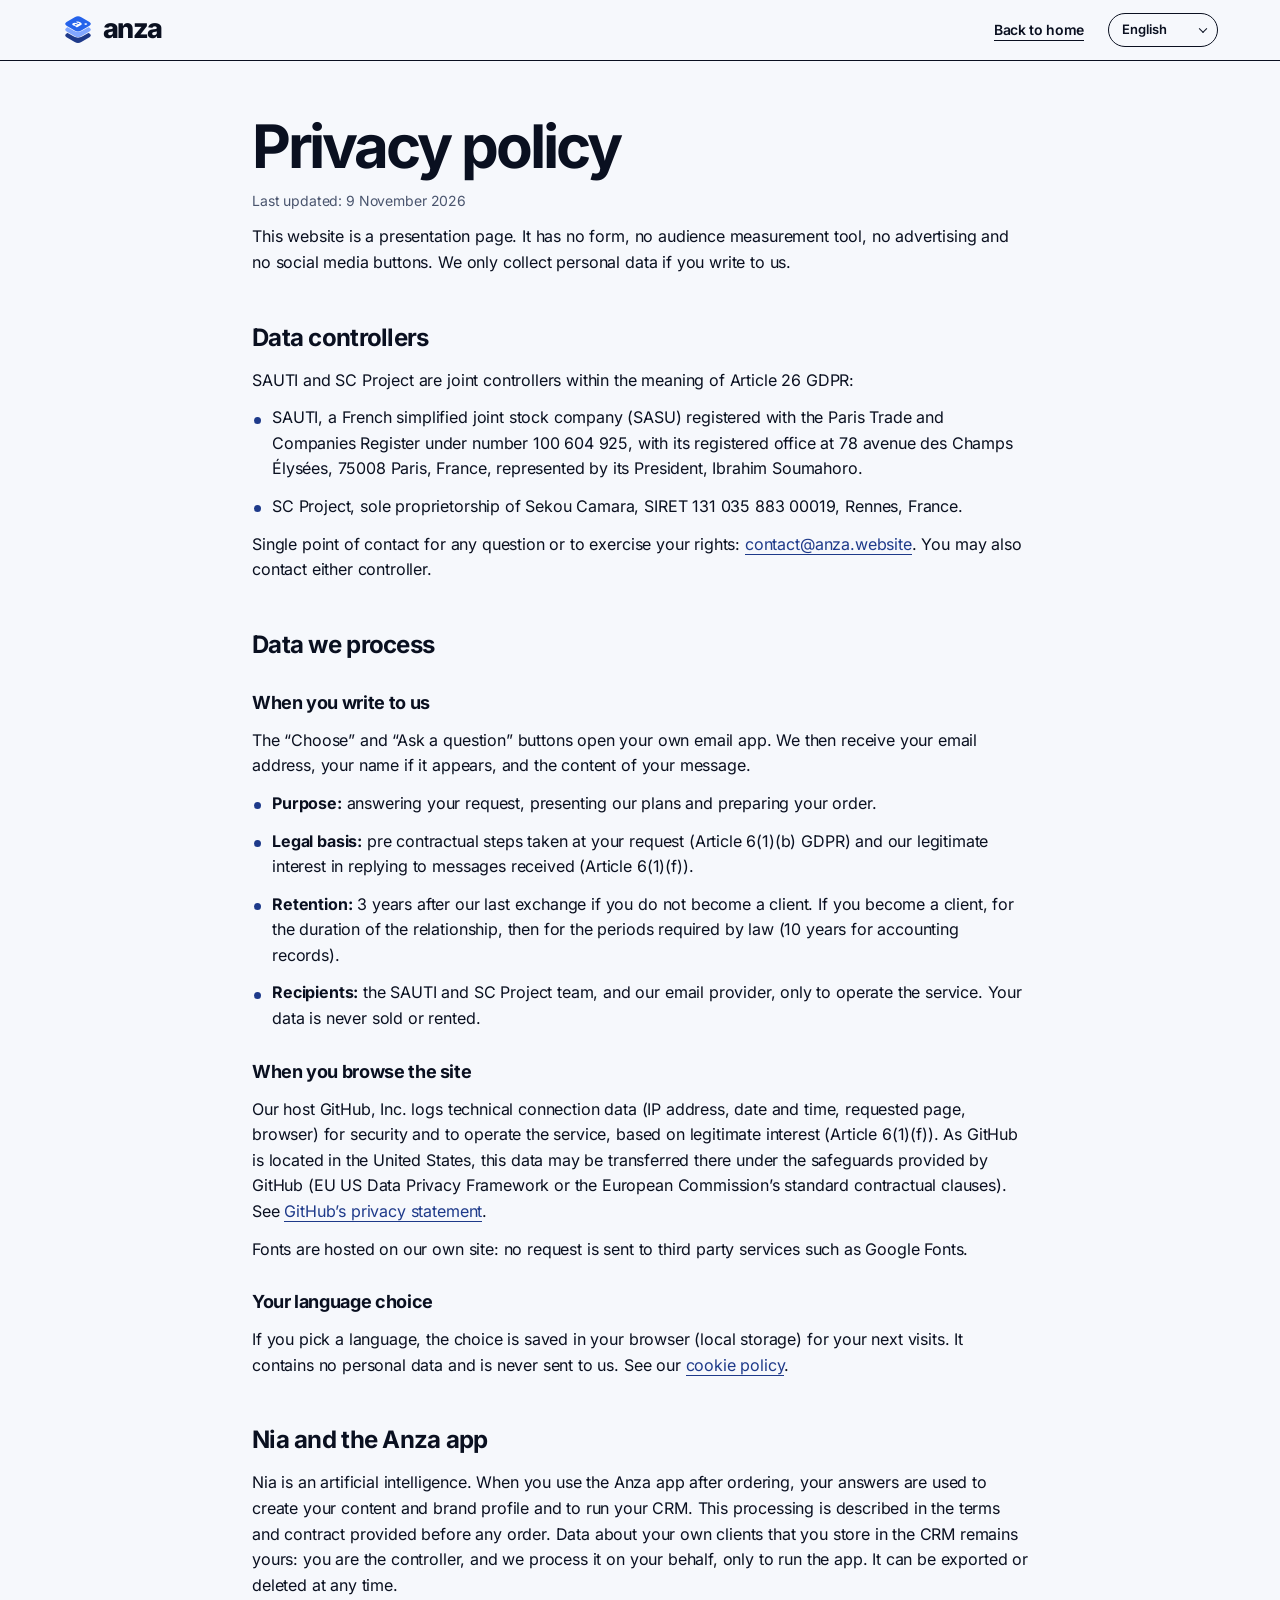
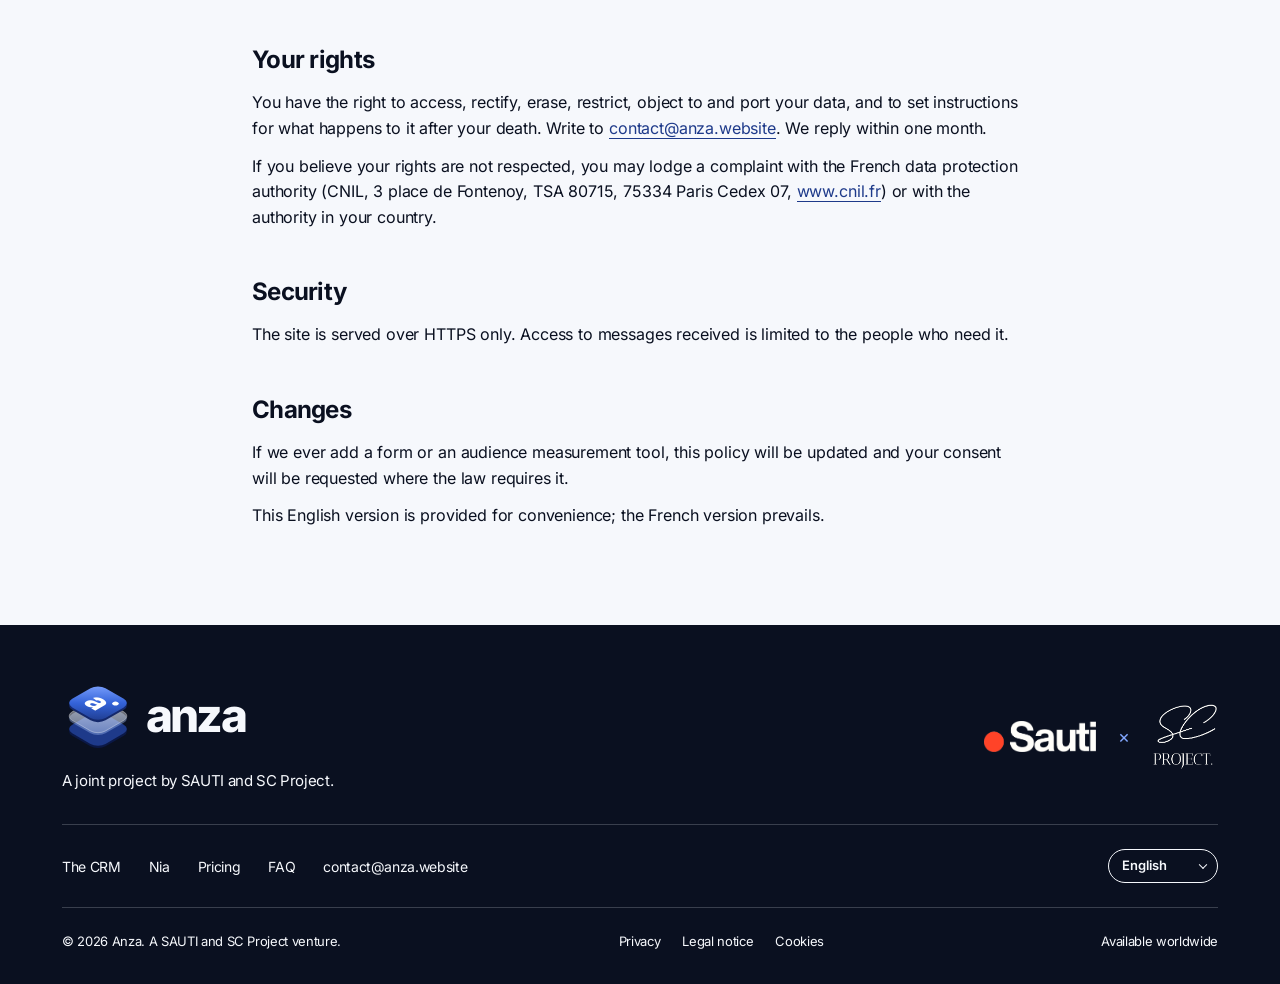
<file: confidentialite.html>
<!doctype html>
<html lang="fr">
<head>
<meta charset="utf-8">
<meta name="viewport" content="width=device-width,initial-scale=1,viewport-fit=cover">
<title data-i18n-title>Confidentialité, Anza</title>
<meta name="robots" content="noindex">
<meta name="theme-color" content="#0A1020">
<link rel="icon" href="favicon.ico" sizes="any">
<link rel="icon" href="favicon.png" type="image/png" sizes="32x32">
<link rel="icon" href="favicon-48.png" type="image/png" sizes="48x48">
<link rel="icon" href="icon-192.png" type="image/png" sizes="192x192">
<link rel="apple-touch-icon" href="apple-touch-icon.png">
<link rel="manifest" href="site.webmanifest">
<link rel="stylesheet" href="style.css">
<script>document.documentElement.classList.add('js')</script>
<script src="i18n.js"></script>
</head>
<body class="legal-page">
<header class="nav is-light is-scrolled" id="nav">
  <div class="nav-in">
    <a class="brand" href="index.html" aria-label="Retour à l’accueil" data-i18n-aria-label="back"><svg width="32" height="32" viewBox="56 50 288 300" xmlns="http://www.w3.org/2000/svg" aria-hidden="true" focusable="false">
<defs><mask id="lgm1" maskUnits="userSpaceOnUse" x="0" y="0" width="400" height="400"><rect width="400" height="400" fill="#fff"></rect><rect width="160" height="160" rx="36" transform="matrix(0.866 0.5 -0.866 0.5 200 116)" fill="#000" stroke="#000" stroke-width="16"></rect><rect width="160" height="160" rx="36" transform="matrix(0.866 0.5 -0.866 0.5 200 62)" fill="#000" stroke="#000" stroke-width="16"></rect></mask><mask id="lgm2" maskUnits="userSpaceOnUse" x="0" y="0" width="400" height="400"><rect width="400" height="400" fill="#fff"></rect><rect width="160" height="160" rx="36" transform="matrix(0.866 0.5 -0.866 0.5 200 62)" fill="#000" stroke="#000" stroke-width="16"></rect></mask></defs>
<g mask="url(#lgm1)"><rect width="160" height="160" rx="36" transform="matrix(0.866 0.5 -0.866 0.5 200 170)" fill="#1E3A8A"></rect></g>
<g mask="url(#lgm2)"><rect width="160" height="160" rx="36" transform="matrix(0.866 0.5 -0.866 0.5 200 116)" fill="#82A7FF"></rect></g>
<rect width="160" height="160" rx="36" transform="matrix(0.866 0.5 -0.866 0.5 200 62)" fill="#2563EB"></rect>
<g transform="matrix(0.866 0.5 -0.866 0.5 200 62)"><text x="76" y="118" text-anchor="middle" font-family="Inter" font-size="120" font-weight="800" fill="#FFFFFF" >a</text><circle cx="124" cy="40" r="11" fill="#FFFFFF"></circle></g>
</svg><span class="wordmark">anza</span></a>
    <a class="back" href="index.html" data-i18n="back">Retour à l’accueil</a>
    <label class="lang nav-lang show"><span class="sr" data-i18n="lang.label">Langue</span><select data-lang-select aria-label="Langue" data-i18n-aria-label="lang.label"><option value="fr">Français</option><option value="en">English</option><option value="es">Español</option><option value="pt">Português</option><option value="de">Deutsch</option></select></label>
  </div>
</header>
<main class="legal wrap" id="contenu">
<article data-doc="fr" lang="fr">
<h1>Politique de confidentialité</h1>
<p class="upd">Dernière mise à jour : 9 novembre 2026</p>
<p>Ce site est une page de présentation. Il ne contient ni formulaire, ni outil de mesure d’audience, ni publicité, ni bouton de réseau social. Nous ne collectons donc des données personnelles que si vous nous écrivez.</p>
<h2>Responsables du traitement</h2>
<p>SAUTI et SC Project sont responsables conjoints du traitement au sens de l’article 26 du RGPD :</p>
<ul><li>SAUTI, SASU immatriculée au RCS de Paris sous le numéro 100 604 925, dont le siège est situé 78 avenue des Champs Élysées, 75008 Paris, France, représentée par son Président, Ibrahim Soumahoro.</li><li>SC Project, entreprise individuelle de Sekou Camara, SIRET 131 035 883 00019, Rennes, France.</li></ul>
<p>Pour toute question ou pour exercer vos droits, un point de contact unique : <a href="mailto:contact@anza.website?cc=sekoucmr@icloud.com,tyb191122@gmail.com">contact@anza.website</a>. Vous pouvez aussi vous adresser à l’un ou l’autre des responsables.</p>
<h2>Les données que nous traitons</h2>
<h3>Quand vous nous écrivez</h3>
<p>Les boutons « Choisir » et « Poser une question » ouvrent votre propre messagerie. Nous recevons alors votre adresse email, votre nom s’il apparaît, et le contenu de votre message.</p>
<ul>
<li><b>Finalité :</b> répondre à votre demande, vous présenter les formules et préparer votre commande.</li>
<li><b>Base légale :</b> les mesures précontractuelles prises à votre demande (article 6.1.b du RGPD) et notre intérêt légitime à répondre aux messages reçus (article 6.1.f).</li>
<li><b>Durée de conservation :</b> 3 ans après notre dernier échange si vous ne devenez pas client. Si vous devenez client, la durée de la relation commerciale, puis les durées imposées par la loi (10 ans pour les pièces comptables).</li>
<li><b>Destinataires :</b> l’équipe de SAUTI et de SC Project, et notre prestataire de messagerie, uniquement pour le fonctionnement du service. Vos données ne sont jamais vendues ni louées.</li>
</ul>
<h3>Quand vous consultez le site</h3>
<p>Notre hébergeur GitHub, Inc. enregistre des données techniques de connexion (adresse IP, date et heure, page demandée, navigateur) pour assurer la sécurité et le bon fonctionnement du service. Ce traitement relève de l’intérêt légitime (article 6.1.f). GitHub étant situé aux États Unis, ces données peuvent y être transférées, dans le cadre des garanties prévues par GitHub (Data Privacy Framework UE États Unis ou clauses contractuelles types de la Commission européenne). Voir la <a href="https://docs.github.com/fr/site-policy/privacy-policies/github-general-privacy-statement">déclaration de confidentialité de GitHub</a>.</p>
<p>Les polices de caractères sont hébergées sur notre site : aucune requête n’est envoyée à un service tiers comme Google Fonts.</p>
<h3>Votre choix de langue</h3>
<p>Si vous choisissez une langue, ce choix est enregistré dans votre navigateur (stockage local) pour les visites suivantes. Il ne contient aucune donnée personnelle et ne nous est jamais envoyé. Voir la <a href="cookies.html">politique cookies</a>.</p>
<h2>Nia et l’outil Anza</h2>
<p>Nia est une intelligence artificielle. Lorsque vous utilisez l’outil Anza après votre commande, vos réponses servent à créer vos contenus, votre profil de marque et à faire fonctionner votre CRM. Ces traitements sont décrits dans les conditions et le contrat remis avant toute commande. Les données de vos propres clients que vous enregistrez dans le CRM restent les vôtres : vous en êtes responsable, et nous les traitons pour votre compte, uniquement pour faire fonctionner l’outil. Elles s’exportent et se suppriment à tout moment.</p>
<h2>Vos droits</h2>
<p>Vous disposez d’un droit d’accès, de rectification, d’effacement, de limitation, d’opposition et de portabilité de vos données, ainsi que du droit de définir des directives sur leur sort après votre décès. Écrivez à <a href="mailto:contact@anza.website?cc=sekoucmr@icloud.com,tyb191122@gmail.com">contact@anza.website</a>. Nous répondons dans un délai d’un mois.</p>
<p>Si vous estimez que vos droits ne sont pas respectés, vous pouvez introduire une réclamation auprès de la CNIL, 3 place de Fontenoy, TSA 80715, 75334 Paris Cedex 07, <a href="https://www.cnil.fr">www.cnil.fr</a>, ou de l’autorité de protection des données de votre pays.</p>
<h2>Sécurité</h2>
<p>Le site est servi exclusivement en HTTPS. L’accès aux messages reçus est limité aux personnes qui en ont besoin.</p>
<h2>Modifications</h2>
<p>Si nous ajoutons un jour un formulaire ou un outil de mesure d’audience, cette politique sera mise à jour et votre consentement sera demandé lorsque la loi l’exige.</p>
</article>
<article data-doc="en" lang="en" hidden>
<h1>Privacy policy</h1>
<p class="upd">Last updated: 9 November 2026</p>
<p>This website is a presentation page. It has no form, no audience measurement tool, no advertising and no social media buttons. We only collect personal data if you write to us.</p>
<h2>Data controllers</h2>
<p>SAUTI and SC Project are joint controllers within the meaning of Article 26 GDPR:</p>
<ul><li>SAUTI, a French simplified joint stock company (SASU) registered with the Paris Trade and Companies Register under number 100 604 925, with its registered office at 78 avenue des Champs Élysées, 75008 Paris, France, represented by its President, Ibrahim Soumahoro.</li><li>SC Project, sole proprietorship of Sekou Camara, SIRET 131 035 883 00019, Rennes, France.</li></ul>
<p>Single point of contact for any question or to exercise your rights: <a href="mailto:contact@anza.website?cc=sekoucmr@icloud.com,tyb191122@gmail.com">contact@anza.website</a>. You may also contact either controller.</p>
<h2>Data we process</h2>
<h3>When you write to us</h3>
<p>The “Choose” and “Ask a question” buttons open your own email app. We then receive your email address, your name if it appears, and the content of your message.</p>
<ul>
<li><b>Purpose:</b> answering your request, presenting our plans and preparing your order.</li>
<li><b>Legal basis:</b> pre contractual steps taken at your request (Article 6(1)(b) GDPR) and our legitimate interest in replying to messages received (Article 6(1)(f)).</li>
<li><b>Retention:</b> 3 years after our last exchange if you do not become a client. If you become a client, for the duration of the relationship, then for the periods required by law (10 years for accounting records).</li>
<li><b>Recipients:</b> the SAUTI and SC Project team, and our email provider, only to operate the service. Your data is never sold or rented.</li>
</ul>
<h3>When you browse the site</h3>
<p>Our host GitHub, Inc. logs technical connection data (IP address, date and time, requested page, browser) for security and to operate the service, based on legitimate interest (Article 6(1)(f)). As GitHub is located in the United States, this data may be transferred there under the safeguards provided by GitHub (EU US Data Privacy Framework or the European Commission’s standard contractual clauses). See <a href="https://docs.github.com/en/site-policy/privacy-policies/github-general-privacy-statement">GitHub’s privacy statement</a>.</p>
<p>Fonts are hosted on our own site: no request is sent to third party services such as Google Fonts.</p>
<h3>Your language choice</h3>
<p>If you pick a language, the choice is saved in your browser (local storage) for your next visits. It contains no personal data and is never sent to us. See our <a href="cookies.html">cookie policy</a>.</p>
<h2>Nia and the Anza app</h2>
<p>Nia is an artificial intelligence. When you use the Anza app after ordering, your answers are used to create your content and brand profile and to run your CRM. This processing is described in the terms and contract provided before any order. Data about your own clients that you store in the CRM remains yours: you are the controller, and we process it on your behalf, only to run the app. It can be exported or deleted at any time.</p>
<h2>Your rights</h2>
<p>You have the right to access, rectify, erase, restrict, object to and port your data, and to set instructions for what happens to it after your death. Write to <a href="mailto:contact@anza.website?cc=sekoucmr@icloud.com,tyb191122@gmail.com">contact@anza.website</a>. We reply within one month.</p>
<p>If you believe your rights are not respected, you may lodge a complaint with the French data protection authority (CNIL, 3 place de Fontenoy, TSA 80715, 75334 Paris Cedex 07, <a href="https://www.cnil.fr">www.cnil.fr</a>) or with the authority in your country.</p>
<h2>Security</h2>
<p>The site is served over HTTPS only. Access to messages received is limited to the people who need it.</p>
<h2>Changes</h2>
<p>If we ever add a form or an audience measurement tool, this policy will be updated and your consent will be requested where the law requires it.</p>
<p>This English version is provided for convenience; the French version prevails.</p>
</article>
</main>
<footer class="foot" data-nav="dark">
  <div class="wrap">
    <div class="foot-top">
      <div class="foot-brand"><a class="foot-logo" href="index.html" aria-label="Anza, haut de page" data-i18n-aria-label="home.aria"><svg width="72" height="72" viewBox="56 50 288 300" xmlns="http://www.w3.org/2000/svg" aria-hidden="true" focusable="false">
<defs>
<linearGradient id="ftt" x1="0" y1="0" x2="1" y2="1"><stop offset="0" stop-color="#7EA3FF"/><stop offset="0.5" stop-color="#3463D9"/><stop offset="1" stop-color="#1E3A8A"/></linearGradient>
<linearGradient id="ftg" x1="0" y1="0" x2="1" y2="1"><stop offset="0" stop-color="#FFFFFF" stop-opacity="0.6"/><stop offset="1" stop-color="#FFFFFF" stop-opacity="0.14"/></linearGradient>
<filter id="ftb" x="-50%" y="-50%" width="200%" height="200%"><feGaussianBlur stdDeviation="14"/></filter>
</defs>

<rect width="160" height="160" rx="36" transform="matrix(0.866 0.5 -0.866 0.5 200 180)" fill="#0B1846"></rect>
<rect width="160" height="160" rx="36" transform="matrix(0.866 0.5 -0.866 0.5 200 170)" fill="#1E3A8A"></rect>
<rect width="160" height="160" rx="36" transform="matrix(0.866 0.5 -0.866 0.5 200 126)" fill="#9FB8F0" opacity="0.4"></rect>
<rect width="160" height="160" rx="36" transform="matrix(0.866 0.5 -0.866 0.5 200 116)" fill="url(#ftg)" stroke="#FFFFFF" stroke-opacity="0.65" stroke-width="2"></rect>
<rect width="160" height="160" rx="36" transform="matrix(0.866 0.5 -0.866 0.5 200 72)" fill="#14286B"></rect>
<rect width="160" height="160" rx="36" transform="matrix(0.866 0.5 -0.866 0.5 200 62)" fill="url(#ftt)"></rect>
<g transform="matrix(0.866 0.5 -0.866 0.5 200 62)"><text x="76" y="118" text-anchor="middle" font-family="Inter" font-size="120" font-weight="800" fill="#FFFFFF" >a</text><circle cx="124" cy="40" r="11" fill="#FFFFFF"></circle></g>
</svg><span class="wordmark">anza</span></a><p data-i18n="ft.desc">Un projet commun de SAUTI et SC Project.</p></div>
      <div class="partners" role="group" aria-label="Partenaires" data-i18n-aria-label="partners"><a class="plogo" href="https://www.sauticonseil.com/" target="_blank" rel="noopener"><img class="p-sauti" src="logo-cream.png" width="565" height="155" alt="SAUTI, site officiel" loading="lazy"></a><span aria-hidden="true">×</span><a class="plogo" href="https://scproject.tech/" target="_blank" rel="noopener"><img class="p-sc" src="logo-scproject.png" width="253" height="259" alt="SC Project, site officiel" loading="lazy"></a></div>
    </div>
    <div class="foot-mid">
      <div class="foot-links"><a href="index.html#crm" data-i18n="nav.crm">Le CRM</a><a href="index.html#nia" data-i18n="nav.nia">Nia</a><a href="index.html#formules" data-i18n="nav.plans">Formules</a><a href="index.html#questions" data-i18n="nav.faq">Questions</a><a href="mailto:contact@anza.website?cc=sekoucmr@icloud.com,tyb191122@gmail.com">contact@anza.website</a></div>
      <label class="lang foot-lang"><span class="sr" data-i18n="lang.label">Langue</span><select data-lang-select aria-label="Langue" data-i18n-aria-label="lang.label"><option value="fr">Français</option><option value="en">English</option><option value="es">Español</option><option value="pt">Português</option><option value="de">Deutsch</option></select></label>
    </div>
    <div class="foot-bot">
      <span>© <span class="year">2026</span> Anza. <span data-i18n="ft.copy">Un projet SAUTI et SC Project.</span></span>
      <nav class="legal-links" aria-label="Mentions légales" data-i18n-aria-label="ft.legal"><a href="confidentialite.html" data-i18n="ft.privacy">Confidentialité</a><a href="mentions-legales.html" data-i18n="ft.legal">Mentions légales</a><a href="cookies.html" data-i18n="ft.cookies">Cookies</a></nav>
      <span data-i18n="ft.world">Disponible partout dans le monde</span>
    </div>
  </div>
</footer>
<script src="script.js" defer></script>
</body>
</html>
</file>
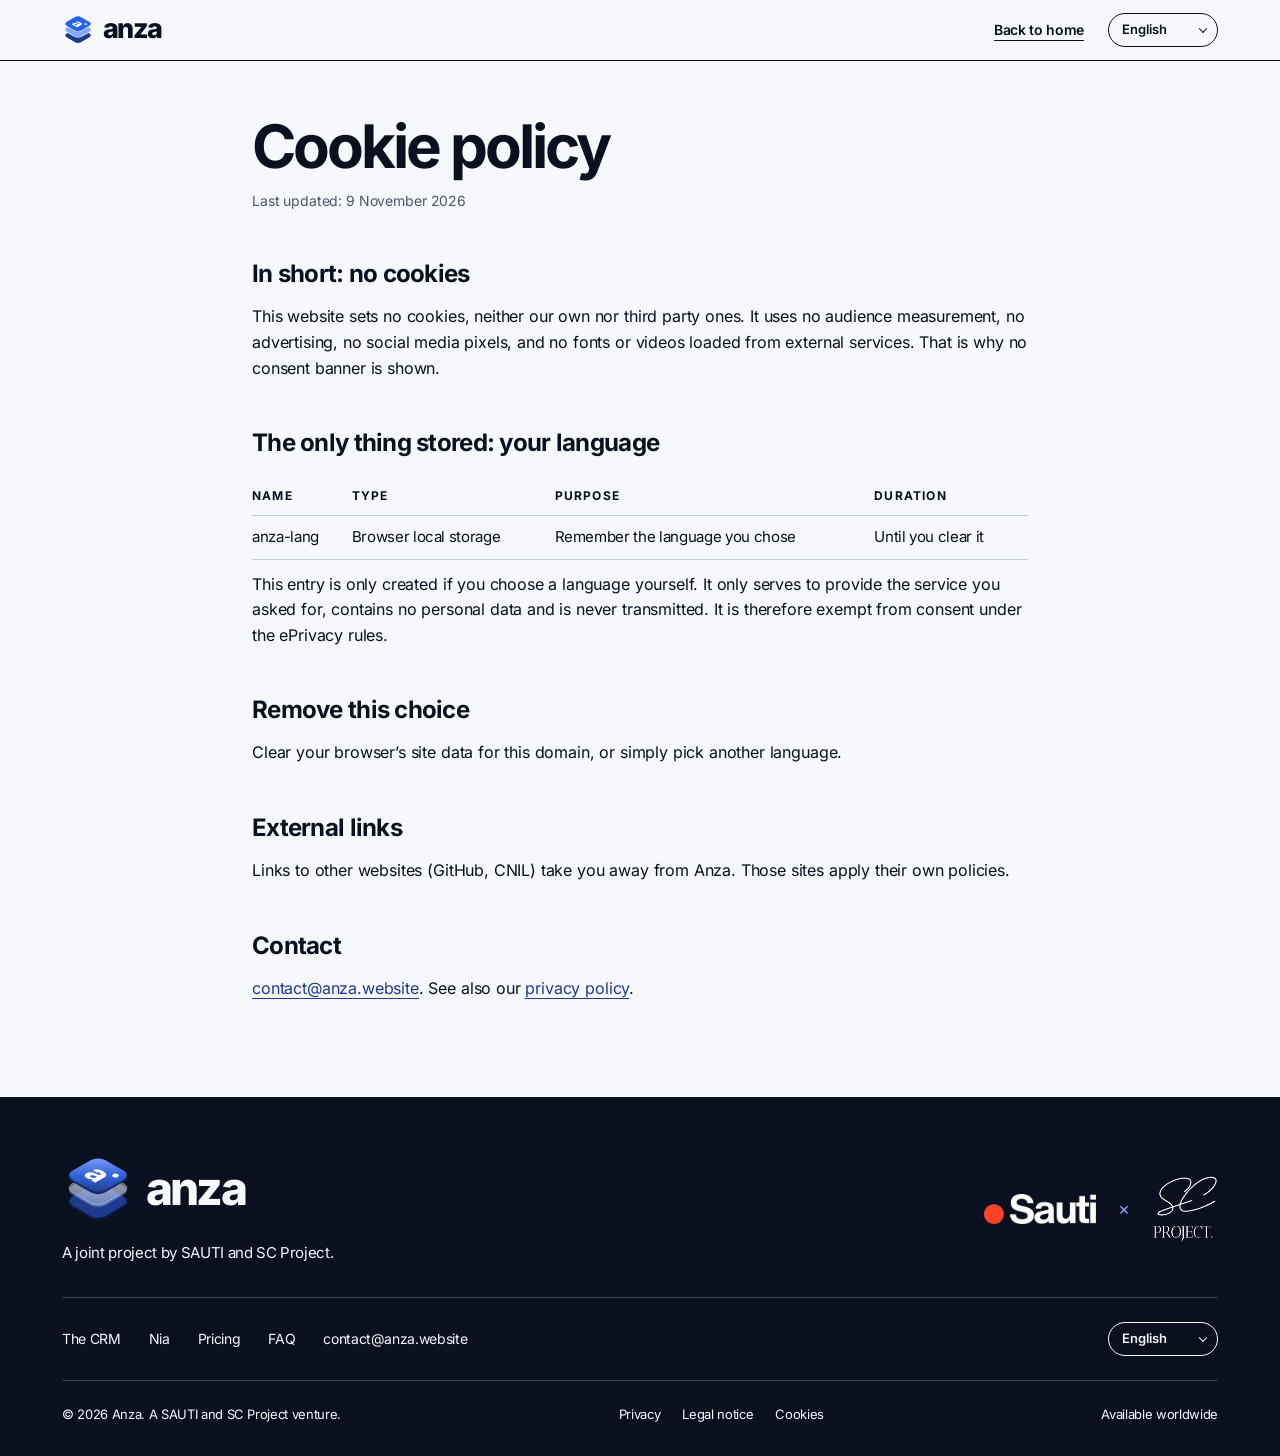
<file: cookies.html>
<!doctype html>
<html lang="fr">
<head>
<meta charset="utf-8">
<meta name="viewport" content="width=device-width,initial-scale=1,viewport-fit=cover">
<title data-i18n-title>Cookies, Anza</title>
<meta name="robots" content="noindex">
<meta name="theme-color" content="#0A1020">
<link rel="icon" href="favicon.ico" sizes="any">
<link rel="icon" href="favicon.png" type="image/png" sizes="32x32">
<link rel="icon" href="favicon-48.png" type="image/png" sizes="48x48">
<link rel="icon" href="icon-192.png" type="image/png" sizes="192x192">
<link rel="apple-touch-icon" href="apple-touch-icon.png">
<link rel="manifest" href="site.webmanifest">
<link rel="stylesheet" href="style.css">
<script>document.documentElement.classList.add('js')</script>
<script src="i18n.js"></script>
</head>
<body class="legal-page">
<header class="nav is-light is-scrolled" id="nav">
  <div class="nav-in">
    <a class="brand" href="index.html" aria-label="Retour à l’accueil" data-i18n-aria-label="back"><svg width="32" height="32" viewBox="56 50 288 300" xmlns="http://www.w3.org/2000/svg" aria-hidden="true" focusable="false">
<defs><mask id="lgm1" maskUnits="userSpaceOnUse" x="0" y="0" width="400" height="400"><rect width="400" height="400" fill="#fff"></rect><rect width="160" height="160" rx="36" transform="matrix(0.866 0.5 -0.866 0.5 200 116)" fill="#000" stroke="#000" stroke-width="16"></rect><rect width="160" height="160" rx="36" transform="matrix(0.866 0.5 -0.866 0.5 200 62)" fill="#000" stroke="#000" stroke-width="16"></rect></mask><mask id="lgm2" maskUnits="userSpaceOnUse" x="0" y="0" width="400" height="400"><rect width="400" height="400" fill="#fff"></rect><rect width="160" height="160" rx="36" transform="matrix(0.866 0.5 -0.866 0.5 200 62)" fill="#000" stroke="#000" stroke-width="16"></rect></mask></defs>
<g mask="url(#lgm1)"><rect width="160" height="160" rx="36" transform="matrix(0.866 0.5 -0.866 0.5 200 170)" fill="#1E3A8A"></rect></g>
<g mask="url(#lgm2)"><rect width="160" height="160" rx="36" transform="matrix(0.866 0.5 -0.866 0.5 200 116)" fill="#82A7FF"></rect></g>
<rect width="160" height="160" rx="36" transform="matrix(0.866 0.5 -0.866 0.5 200 62)" fill="#2563EB"></rect>
<g transform="matrix(0.866 0.5 -0.866 0.5 200 62)"><text x="76" y="118" text-anchor="middle" font-family="Inter" font-size="120" font-weight="800" fill="#FFFFFF" >a</text><circle cx="124" cy="40" r="11" fill="#FFFFFF"></circle></g>
</svg><span class="wordmark">anza</span></a>
    <a class="back" href="index.html" data-i18n="back">Retour à l’accueil</a>
    <label class="lang nav-lang show"><span class="sr" data-i18n="lang.label">Langue</span><select data-lang-select aria-label="Langue" data-i18n-aria-label="lang.label"><option value="fr">Français</option><option value="en">English</option><option value="es">Español</option><option value="pt">Português</option><option value="de">Deutsch</option></select></label>
  </div>
</header>
<main class="legal wrap" id="contenu">
<article data-doc="fr" lang="fr">
<h1>Politique cookies</h1>
<p class="upd">Dernière mise à jour : 9 novembre 2026</p>
<h2>En bref : aucun cookie</h2>
<p>Ce site ne dépose aucun cookie, ni le nôtre ni celui d’un tiers. Il n’utilise aucun outil de mesure d’audience, aucune publicité, aucun pixel de réseau social et aucune police ou vidéo chargée depuis un service externe. C’est pourquoi aucun bandeau de consentement ne s’affiche.</p>
<h2>Le seul élément enregistré : votre langue</h2>
<table class="ck"><thead><tr><th>Nom</th><th>Type</th><th>Rôle</th><th>Durée</th></tr></thead>
<tbody><tr><td>anza-lang</td><td>Stockage local du navigateur</td><td>Retenir la langue que vous avez choisie</td><td>Jusqu’à ce que vous l’effaciez</td></tr></tbody></table>
<p>Cet enregistrement n’est créé que si vous choisissez vous même une langue. Il sert uniquement à vous fournir le service que vous avez demandé, ne contient aucune donnée personnelle et n’est jamais transmis. Il est donc dispensé de consentement (article 82 de la loi Informatique et Libertés, lignes directrices de la CNIL).</p>
<h2>Supprimer ce choix</h2>
<p>Effacez les données de site de votre navigateur pour ce domaine, ou choisissez simplement une autre langue.</p>
<h2>Liens externes</h2>
<p>Les liens vers d’autres sites (GitHub, CNIL) vous font quitter Anza. Ces sites appliquent leur propre politique.</p>
<h2>Contact</h2>
<p><a href="mailto:contact@anza.website?cc=sekoucmr@icloud.com,tyb191122@gmail.com">contact@anza.website</a>. Voir aussi la <a href="confidentialite.html">politique de confidentialité</a>.</p>
</article>
<article data-doc="en" lang="en" hidden>
<h1>Cookie policy</h1>
<p class="upd">Last updated: 9 November 2026</p>
<h2>In short: no cookies</h2>
<p>This website sets no cookies, neither our own nor third party ones. It uses no audience measurement, no advertising, no social media pixels, and no fonts or videos loaded from external services. That is why no consent banner is shown.</p>
<h2>The only thing stored: your language</h2>
<table class="ck"><thead><tr><th>Name</th><th>Type</th><th>Purpose</th><th>Duration</th></tr></thead>
<tbody><tr><td>anza-lang</td><td>Browser local storage</td><td>Remember the language you chose</td><td>Until you clear it</td></tr></tbody></table>
<p>This entry is only created if you choose a language yourself. It only serves to provide the service you asked for, contains no personal data and is never transmitted. It is therefore exempt from consent under the ePrivacy rules.</p>
<h2>Remove this choice</h2>
<p>Clear your browser’s site data for this domain, or simply pick another language.</p>
<h2>External links</h2>
<p>Links to other websites (GitHub, CNIL) take you away from Anza. Those sites apply their own policies.</p>
<h2>Contact</h2>
<p><a href="mailto:contact@anza.website?cc=sekoucmr@icloud.com,tyb191122@gmail.com">contact@anza.website</a>. See also our <a href="confidentialite.html">privacy policy</a>.</p>
</article>
</main>
<footer class="foot" data-nav="dark">
  <div class="wrap">
    <div class="foot-top">
      <div class="foot-brand"><a class="foot-logo" href="index.html" aria-label="Anza, haut de page" data-i18n-aria-label="home.aria"><svg width="72" height="72" viewBox="56 50 288 300" xmlns="http://www.w3.org/2000/svg" aria-hidden="true" focusable="false">
<defs>
<linearGradient id="ftt" x1="0" y1="0" x2="1" y2="1"><stop offset="0" stop-color="#7EA3FF"/><stop offset="0.5" stop-color="#3463D9"/><stop offset="1" stop-color="#1E3A8A"/></linearGradient>
<linearGradient id="ftg" x1="0" y1="0" x2="1" y2="1"><stop offset="0" stop-color="#FFFFFF" stop-opacity="0.6"/><stop offset="1" stop-color="#FFFFFF" stop-opacity="0.14"/></linearGradient>
<filter id="ftb" x="-50%" y="-50%" width="200%" height="200%"><feGaussianBlur stdDeviation="14"/></filter>
</defs>

<rect width="160" height="160" rx="36" transform="matrix(0.866 0.5 -0.866 0.5 200 180)" fill="#0B1846"></rect>
<rect width="160" height="160" rx="36" transform="matrix(0.866 0.5 -0.866 0.5 200 170)" fill="#1E3A8A"></rect>
<rect width="160" height="160" rx="36" transform="matrix(0.866 0.5 -0.866 0.5 200 126)" fill="#9FB8F0" opacity="0.4"></rect>
<rect width="160" height="160" rx="36" transform="matrix(0.866 0.5 -0.866 0.5 200 116)" fill="url(#ftg)" stroke="#FFFFFF" stroke-opacity="0.65" stroke-width="2"></rect>
<rect width="160" height="160" rx="36" transform="matrix(0.866 0.5 -0.866 0.5 200 72)" fill="#14286B"></rect>
<rect width="160" height="160" rx="36" transform="matrix(0.866 0.5 -0.866 0.5 200 62)" fill="url(#ftt)"></rect>
<g transform="matrix(0.866 0.5 -0.866 0.5 200 62)"><text x="76" y="118" text-anchor="middle" font-family="Inter" font-size="120" font-weight="800" fill="#FFFFFF" >a</text><circle cx="124" cy="40" r="11" fill="#FFFFFF"></circle></g>
</svg><span class="wordmark">anza</span></a><p data-i18n="ft.desc">Un projet commun de SAUTI et SC Project.</p></div>
      <div class="partners" role="group" aria-label="Partenaires" data-i18n-aria-label="partners"><a class="plogo" href="https://www.sauticonseil.com/" target="_blank" rel="noopener"><img class="p-sauti" src="logo-cream.png" width="565" height="155" alt="SAUTI, site officiel" loading="lazy"></a><span aria-hidden="true">×</span><a class="plogo" href="https://scproject.tech/" target="_blank" rel="noopener"><img class="p-sc" src="logo-scproject.png" width="253" height="259" alt="SC Project, site officiel" loading="lazy"></a></div>
    </div>
    <div class="foot-mid">
      <div class="foot-links"><a href="index.html#crm" data-i18n="nav.crm">Le CRM</a><a href="index.html#nia" data-i18n="nav.nia">Nia</a><a href="index.html#formules" data-i18n="nav.plans">Formules</a><a href="index.html#questions" data-i18n="nav.faq">Questions</a><a href="mailto:contact@anza.website?cc=sekoucmr@icloud.com,tyb191122@gmail.com">contact@anza.website</a></div>
      <label class="lang foot-lang"><span class="sr" data-i18n="lang.label">Langue</span><select data-lang-select aria-label="Langue" data-i18n-aria-label="lang.label"><option value="fr">Français</option><option value="en">English</option><option value="es">Español</option><option value="pt">Português</option><option value="de">Deutsch</option></select></label>
    </div>
    <div class="foot-bot">
      <span>© <span class="year">2026</span> Anza. <span data-i18n="ft.copy">Un projet SAUTI et SC Project.</span></span>
      <nav class="legal-links" aria-label="Mentions légales" data-i18n-aria-label="ft.legal"><a href="confidentialite.html" data-i18n="ft.privacy">Confidentialité</a><a href="mentions-legales.html" data-i18n="ft.legal">Mentions légales</a><a href="cookies.html" data-i18n="ft.cookies">Cookies</a></nav>
      <span data-i18n="ft.world">Disponible partout dans le monde</span>
    </div>
  </div>
</footer>
<script src="script.js" defer></script>
</body>
</html>
</file>
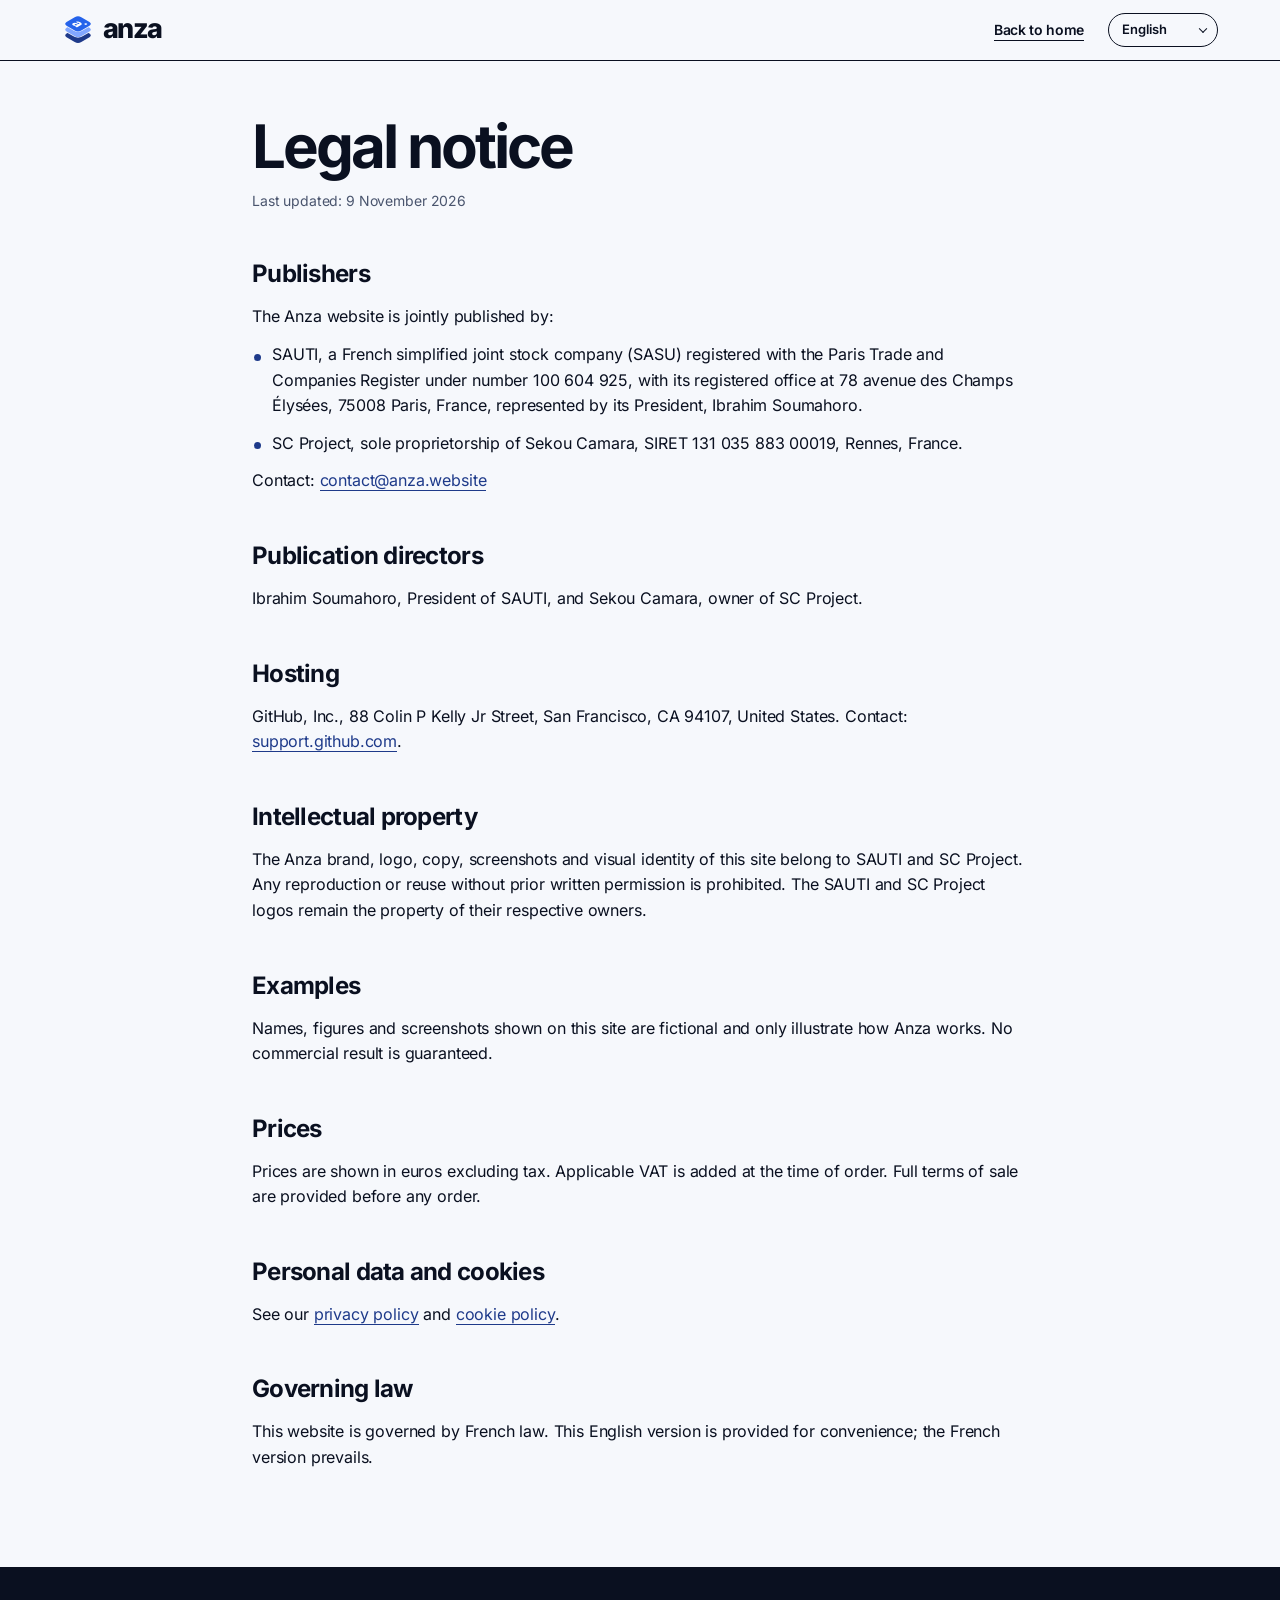
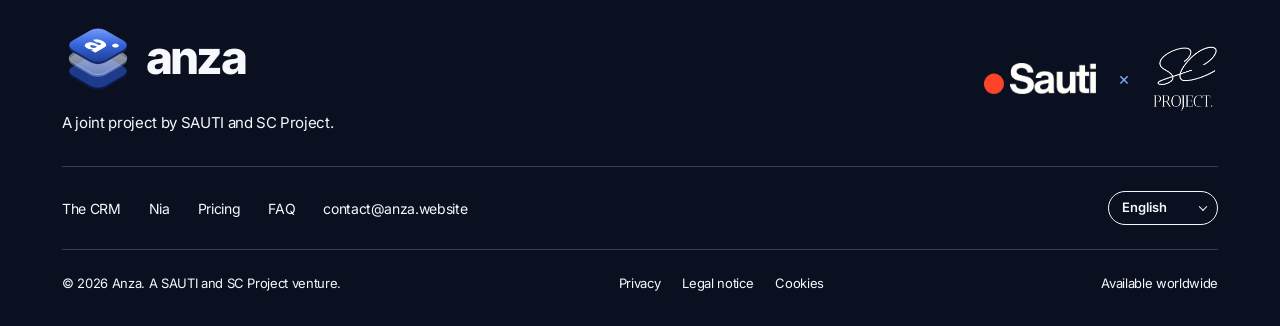
<file: mentions-legales.html>
<!doctype html>
<html lang="fr">
<head>
<meta charset="utf-8">
<meta name="viewport" content="width=device-width,initial-scale=1,viewport-fit=cover">
<title data-i18n-title>Mentions légales, Anza</title>
<meta name="robots" content="noindex">
<meta name="theme-color" content="#0A1020">
<link rel="icon" href="favicon.ico" sizes="any">
<link rel="icon" href="favicon.png" type="image/png" sizes="32x32">
<link rel="icon" href="favicon-48.png" type="image/png" sizes="48x48">
<link rel="icon" href="icon-192.png" type="image/png" sizes="192x192">
<link rel="apple-touch-icon" href="apple-touch-icon.png">
<link rel="manifest" href="site.webmanifest">
<link rel="stylesheet" href="style.css">
<script>document.documentElement.classList.add('js')</script>
<script src="i18n.js"></script>
</head>
<body class="legal-page">
<header class="nav is-light is-scrolled" id="nav">
  <div class="nav-in">
    <a class="brand" href="index.html" aria-label="Retour à l’accueil" data-i18n-aria-label="back"><svg width="32" height="32" viewBox="56 50 288 300" xmlns="http://www.w3.org/2000/svg" aria-hidden="true" focusable="false">
<defs><mask id="lgm1" maskUnits="userSpaceOnUse" x="0" y="0" width="400" height="400"><rect width="400" height="400" fill="#fff"></rect><rect width="160" height="160" rx="36" transform="matrix(0.866 0.5 -0.866 0.5 200 116)" fill="#000" stroke="#000" stroke-width="16"></rect><rect width="160" height="160" rx="36" transform="matrix(0.866 0.5 -0.866 0.5 200 62)" fill="#000" stroke="#000" stroke-width="16"></rect></mask><mask id="lgm2" maskUnits="userSpaceOnUse" x="0" y="0" width="400" height="400"><rect width="400" height="400" fill="#fff"></rect><rect width="160" height="160" rx="36" transform="matrix(0.866 0.5 -0.866 0.5 200 62)" fill="#000" stroke="#000" stroke-width="16"></rect></mask></defs>
<g mask="url(#lgm1)"><rect width="160" height="160" rx="36" transform="matrix(0.866 0.5 -0.866 0.5 200 170)" fill="#1E3A8A"></rect></g>
<g mask="url(#lgm2)"><rect width="160" height="160" rx="36" transform="matrix(0.866 0.5 -0.866 0.5 200 116)" fill="#82A7FF"></rect></g>
<rect width="160" height="160" rx="36" transform="matrix(0.866 0.5 -0.866 0.5 200 62)" fill="#2563EB"></rect>
<g transform="matrix(0.866 0.5 -0.866 0.5 200 62)"><text x="76" y="118" text-anchor="middle" font-family="Inter" font-size="120" font-weight="800" fill="#FFFFFF" >a</text><circle cx="124" cy="40" r="11" fill="#FFFFFF"></circle></g>
</svg><span class="wordmark">anza</span></a>
    <a class="back" href="index.html" data-i18n="back">Retour à l’accueil</a>
    <label class="lang nav-lang show"><span class="sr" data-i18n="lang.label">Langue</span><select data-lang-select aria-label="Langue" data-i18n-aria-label="lang.label"><option value="fr">Français</option><option value="en">English</option><option value="es">Español</option><option value="pt">Português</option><option value="de">Deutsch</option></select></label>
  </div>
</header>
<main class="legal wrap" id="contenu">
<article data-doc="fr" lang="fr">
<h1>Mentions légales</h1>
<p class="upd">Dernière mise à jour : 9 novembre 2026</p>
<h2>Éditeurs du site</h2>
<p>Le site Anza est édité conjointement par :</p>
<ul><li>SAUTI, SASU immatriculée au RCS de Paris sous le numéro 100 604 925, dont le siège est situé 78 avenue des Champs Élysées, 75008 Paris, France, représentée par son Président, Ibrahim Soumahoro.</li><li>SC Project, entreprise individuelle de Sekou Camara, SIRET 131 035 883 00019, Rennes, France.</li></ul>
<p>Contact : <a href="mailto:contact@anza.website?cc=sekoucmr@icloud.com,tyb191122@gmail.com">contact@anza.website</a></p>
<h2>Directeurs de la publication</h2>
<p>Ibrahim Soumahoro, Président de SAUTI, et Sekou Camara, entrepreneur individuel SC Project.</p>
<h2>Hébergement</h2>
<p>GitHub, Inc., 88 Colin P Kelly Jr Street, San Francisco, CA 94107, États Unis. Contact : <a href="https://support.github.com">support.github.com</a>.</p>
<h2>Propriété intellectuelle</h2>
<p>La marque Anza, le logo, les textes, les captures d’écran et la charte graphique de ce site appartiennent à SAUTI et SC Project. Toute reproduction ou réutilisation sans autorisation écrite préalable est interdite. Les logos SAUTI et SC Project restent la propriété de leurs titulaires respectifs.</p>
<h2>Exemples présentés</h2>
<p>Les prénoms, chiffres et captures présentés sur ce site sont fictifs et servent uniquement à illustrer le fonctionnement d’Anza. Aucun résultat commercial n’est garanti.</p>
<h2>Prix</h2>
<p>Les prix sont indiqués en euros hors taxes. La TVA applicable s’ajoute au moment de la commande. Les conditions de vente complètes sont transmises avant toute commande.</p>
<h2>Données personnelles et cookies</h2>
<p>Voir la <a href="confidentialite.html">politique de confidentialité</a> et la <a href="cookies.html">politique cookies</a>.</p>
<h2>Droit applicable</h2>
<p>Le présent site est soumis au droit français.</p>
</article>
<article data-doc="en" lang="en" hidden>
<h1>Legal notice</h1>
<p class="upd">Last updated: 9 November 2026</p>
<h2>Publishers</h2>
<p>The Anza website is jointly published by:</p>
<ul><li>SAUTI, a French simplified joint stock company (SASU) registered with the Paris Trade and Companies Register under number 100 604 925, with its registered office at 78 avenue des Champs Élysées, 75008 Paris, France, represented by its President, Ibrahim Soumahoro.</li><li>SC Project, sole proprietorship of Sekou Camara, SIRET 131 035 883 00019, Rennes, France.</li></ul>
<p>Contact: <a href="mailto:contact@anza.website?cc=sekoucmr@icloud.com,tyb191122@gmail.com">contact@anza.website</a></p>
<h2>Publication directors</h2>
<p>Ibrahim Soumahoro, President of SAUTI, and Sekou Camara, owner of SC Project.</p>
<h2>Hosting</h2>
<p>GitHub, Inc., 88 Colin P Kelly Jr Street, San Francisco, CA 94107, United States. Contact: <a href="https://support.github.com">support.github.com</a>.</p>
<h2>Intellectual property</h2>
<p>The Anza brand, logo, copy, screenshots and visual identity of this site belong to SAUTI and SC Project. Any reproduction or reuse without prior written permission is prohibited. The SAUTI and SC Project logos remain the property of their respective owners.</p>
<h2>Examples</h2>
<p>Names, figures and screenshots shown on this site are fictional and only illustrate how Anza works. No commercial result is guaranteed.</p>
<h2>Prices</h2>
<p>Prices are shown in euros excluding tax. Applicable VAT is added at the time of order. Full terms of sale are provided before any order.</p>
<h2>Personal data and cookies</h2>
<p>See our <a href="confidentialite.html">privacy policy</a> and <a href="cookies.html">cookie policy</a>.</p>
<h2>Governing law</h2>
<p>This website is governed by French law. This English version is provided for convenience; the French version prevails.</p>
</article>
</main>
<footer class="foot" data-nav="dark">
  <div class="wrap">
    <div class="foot-top">
      <div class="foot-brand"><a class="foot-logo" href="index.html" aria-label="Anza, haut de page" data-i18n-aria-label="home.aria"><svg width="72" height="72" viewBox="56 50 288 300" xmlns="http://www.w3.org/2000/svg" aria-hidden="true" focusable="false">
<defs>
<linearGradient id="ftt" x1="0" y1="0" x2="1" y2="1"><stop offset="0" stop-color="#7EA3FF"/><stop offset="0.5" stop-color="#3463D9"/><stop offset="1" stop-color="#1E3A8A"/></linearGradient>
<linearGradient id="ftg" x1="0" y1="0" x2="1" y2="1"><stop offset="0" stop-color="#FFFFFF" stop-opacity="0.6"/><stop offset="1" stop-color="#FFFFFF" stop-opacity="0.14"/></linearGradient>
<filter id="ftb" x="-50%" y="-50%" width="200%" height="200%"><feGaussianBlur stdDeviation="14"/></filter>
</defs>

<rect width="160" height="160" rx="36" transform="matrix(0.866 0.5 -0.866 0.5 200 180)" fill="#0B1846"></rect>
<rect width="160" height="160" rx="36" transform="matrix(0.866 0.5 -0.866 0.5 200 170)" fill="#1E3A8A"></rect>
<rect width="160" height="160" rx="36" transform="matrix(0.866 0.5 -0.866 0.5 200 126)" fill="#9FB8F0" opacity="0.4"></rect>
<rect width="160" height="160" rx="36" transform="matrix(0.866 0.5 -0.866 0.5 200 116)" fill="url(#ftg)" stroke="#FFFFFF" stroke-opacity="0.65" stroke-width="2"></rect>
<rect width="160" height="160" rx="36" transform="matrix(0.866 0.5 -0.866 0.5 200 72)" fill="#14286B"></rect>
<rect width="160" height="160" rx="36" transform="matrix(0.866 0.5 -0.866 0.5 200 62)" fill="url(#ftt)"></rect>
<g transform="matrix(0.866 0.5 -0.866 0.5 200 62)"><text x="76" y="118" text-anchor="middle" font-family="Inter" font-size="120" font-weight="800" fill="#FFFFFF" >a</text><circle cx="124" cy="40" r="11" fill="#FFFFFF"></circle></g>
</svg><span class="wordmark">anza</span></a><p data-i18n="ft.desc">Un projet commun de SAUTI et SC Project.</p></div>
      <div class="partners" role="group" aria-label="Partenaires" data-i18n-aria-label="partners"><a class="plogo" href="https://www.sauticonseil.com/" target="_blank" rel="noopener"><img class="p-sauti" src="logo-cream.png" width="565" height="155" alt="SAUTI, site officiel" loading="lazy"></a><span aria-hidden="true">×</span><a class="plogo" href="https://scproject.tech/" target="_blank" rel="noopener"><img class="p-sc" src="logo-scproject.png" width="253" height="259" alt="SC Project, site officiel" loading="lazy"></a></div>
    </div>
    <div class="foot-mid">
      <div class="foot-links"><a href="index.html#crm" data-i18n="nav.crm">Le CRM</a><a href="index.html#nia" data-i18n="nav.nia">Nia</a><a href="index.html#formules" data-i18n="nav.plans">Formules</a><a href="index.html#questions" data-i18n="nav.faq">Questions</a><a href="mailto:contact@anza.website?cc=sekoucmr@icloud.com,tyb191122@gmail.com">contact@anza.website</a></div>
      <label class="lang foot-lang"><span class="sr" data-i18n="lang.label">Langue</span><select data-lang-select aria-label="Langue" data-i18n-aria-label="lang.label"><option value="fr">Français</option><option value="en">English</option><option value="es">Español</option><option value="pt">Português</option><option value="de">Deutsch</option></select></label>
    </div>
    <div class="foot-bot">
      <span>© <span class="year">2026</span> Anza. <span data-i18n="ft.copy">Un projet SAUTI et SC Project.</span></span>
      <nav class="legal-links" aria-label="Mentions légales" data-i18n-aria-label="ft.legal"><a href="confidentialite.html" data-i18n="ft.privacy">Confidentialité</a><a href="mentions-legales.html" data-i18n="ft.legal">Mentions légales</a><a href="cookies.html" data-i18n="ft.cookies">Cookies</a></nav>
      <span data-i18n="ft.world">Disponible partout dans le monde</span>
    </div>
  </div>
</footer>
<script src="script.js" defer></script>
</body>
</html>
</file>
<file: style.css>
@font-face{font-family:"Inter";font-style:normal;font-weight:400;font-display:swap;src:url("inter-400.woff2") format("woff2")}
@font-face{font-family:"Inter";font-style:normal;font-weight:500;font-display:swap;src:url("inter-500.woff2") format("woff2")}
@font-face{font-family:"Inter";font-style:normal;font-weight:600;font-display:swap;src:url("inter-600.woff2") format("woff2")}
@font-face{font-family:"Inter";font-style:normal;font-weight:700;font-display:swap;src:url("inter-700.woff2") format("woff2")}
@font-face{font-family:"Inter";font-style:normal;font-weight:800;font-display:swap;src:url("inter-800.woff2") format("woff2")}
:root{
  --night:#0A1020;
  --deep:#1E3A8A;
  --paper:#F6F8FC;
  --ink:#0A1020;
  --acc:#1E3A8A;
  --btn:#1E3A8A;
  --pad:max(22px,env(safe-area-inset-left));
  --max:1200px;
  --nav:60px;
  --ease:cubic-bezier(.22,.8,.2,1);
  --font:-apple-system,BlinkMacSystemFont,"SF Pro Display","SF Pro Text","Inter","Helvetica Neue",Arial,sans-serif;
}
*,*::before,*::after{box-sizing:border-box}
html{-webkit-text-size-adjust:100%;scroll-behavior:smooth;scroll-padding-top:var(--nav)}
body{margin:0;background:var(--paper);color:var(--ink);font-family:var(--font);font-size:17px;line-height:1.5;letter-spacing:-.02em;-webkit-font-smoothing:antialiased;-moz-osx-font-smoothing:grayscale;overflow-x:clip}
body.menu-open{overflow:hidden}
img{display:block;max-width:100%}
a{color:inherit;text-decoration:none}
button{font:inherit;color:inherit;background:none;border:0;padding:0;cursor:pointer}
h1,h2,h3,p,ul,ol,dl,dd,figure{margin:0}
ul,ol{padding:0;list-style:none}
:focus-visible{outline:2px solid var(--acc);outline-offset:4px;border-radius:4px}
.skip{position:absolute;left:12px;top:-60px;z-index:100;background:var(--ink);color:var(--paper);padding:10px 16px;border-radius:8px}
.skip:focus{top:12px}
.wrap{max-width:var(--max);margin:0 auto;padding:0 var(--pad)}
.dot{display:inline-block;width:.2em;height:.2em;border-radius:50%;background:var(--acc);margin-left:.05em;vertical-align:baseline}
.label{font-size:13px;font-weight:600;letter-spacing:.14em;text-transform:uppercase;color:var(--acc)}

.nav{position:fixed;inset:0 0 auto;z-index:60;height:var(--nav);color:var(--paper);transition:background-color .35s var(--ease),color .35s var(--ease),box-shadow .35s var(--ease)}
.nav.is-light{color:var(--ink)}
.nav.is-scrolled{background:var(--ink);box-shadow:0 1px 0 var(--paper)}
.nav.is-light.is-scrolled{background:var(--paper);box-shadow:0 1px 0 var(--ink)}
.nav-in{max-width:var(--max);height:100%;margin:0 auto;padding:0 var(--pad);display:flex;align-items:center;gap:32px}
.brand{display:flex;align-items:center;gap:9px;flex:none;line-height:1}
.brand svg{flex:none;display:block}
.wordmark{display:inline-block;font-family:"Inter",var(--font);font-size:27px;font-weight:800;letter-spacing:-.06em;line-height:1;margin-top:-3px}
.brand-tag{font-size:13px;font-weight:600;padding-left:14px;border-left:1px solid currentColor;white-space:nowrap}
.links{display:flex;gap:26px;margin-left:auto;font-size:14px}
.links a{transition:color .2s}
.links a:hover{color:var(--acc)}
.nav-cta{display:inline-flex;align-items:center;gap:8px;height:36px;padding:0 16px;border-radius:18px;background:var(--btn);color:var(--paper);font-size:14px;font-weight:600}
.burger{display:none;width:44px;height:44px;margin-left:auto;margin-right:-12px;position:relative}
.burger i{position:absolute;left:13px;right:13px;height:1.5px;background:currentColor;transition:transform .4s var(--ease),top .4s var(--ease)}
.burger i:first-child{top:18px}
.burger i:last-child{top:25px}
.burger[aria-expanded=true] i:first-child{top:21.5px;transform:rotate(45deg)}
.burger[aria-expanded=true] i:last-child{top:21.5px;transform:rotate(-45deg)}
.menu{position:fixed;inset:0;z-index:55;background:var(--ink);color:var(--paper);padding:calc(var(--nav) + 28px) var(--pad) 36px;display:flex;flex-direction:column;visibility:hidden;opacity:0;transition:opacity .35s var(--ease),visibility 0s linear .35s}
.menu-open .menu{visibility:visible;opacity:1;transition:opacity .35s var(--ease)}
.menu a{font-size:32px;font-weight:600;letter-spacing:-.035em;padding:10px 0}
.menu .menu-cta{margin-top:auto;font-size:19px;color:var(--acc)}
.menu-open .nav{color:var(--paper);background:transparent;box-shadow:none}
.menu-open .nav{--acc:#82A7FF}

.btn{display:inline-flex;align-items:center;justify-content:center;gap:12px;height:54px;padding:0 28px;border-radius:27px;font-size:17px;font-weight:600;white-space:nowrap;transition:transform .3s var(--ease),background-color .25s,color .25s}
.btn:active{transform:scale(.97)}
.btn.blue{background:var(--btn);color:#fff}
.btn.blue:hover{background:#fff;color:var(--night)}
.btn.ink{background:var(--ink);color:var(--paper)}
.btn.ink:hover{background:var(--btn);color:#fff}
.btn.line{border:1px solid currentColor}
.btn.line:hover{background:var(--btn);border-color:var(--btn);color:#fff}

.hero{background:var(--ink);color:var(--paper);padding:calc(var(--nav) + clamp(56px,9vw,120px)) 0 clamp(72px,9vw,120px);overflow:hidden}
.hero-grid{display:grid;grid-template-columns:7fr 5fr;gap:56px;align-items:center}
.hero h1{margin-top:22px;font-size:clamp(46px,7.2vw,100px);line-height:.96;letter-spacing:-.055em;font-weight:700}
.hero .lead{margin-top:28px;font-size:clamp(19px,1.8vw,24px);line-height:1.38;max-width:30ch}
.hero .lead b{color:var(--acc);font-weight:600}
.hero-actions{margin-top:40px;display:flex;flex-wrap:wrap;gap:14px 24px;align-items:center}
.hero-actions .more{font-size:17px;border-bottom:1px solid var(--paper);padding-bottom:2px}
.hero-actions .more:hover{color:var(--acc);border-color:var(--acc)}
.hero-note{margin-top:28px;font-size:14px}

.phones{position:relative;height:560px}
.phone{position:absolute;width:250px;height:520px;border-radius:40px;background:var(--ink);border:2px solid var(--paper);padding:12px;overflow:hidden}
.phone .screen{position:relative;height:100%;border-radius:30px;overflow:hidden;background:var(--paper);color:var(--ink)}
.phone.front{right:96px;top:10px;z-index:2;transform:rotate(-4deg)}
.phone.back{right:-24px;top:70px;transform:rotate(6deg)}
.phone .screen.story{display:flex;flex-direction:column;height:100%;padding:16px 16px 18px;background:#2563EB;color:#fff}
.story-bars{display:flex;gap:4px}
.story-bars i{flex:1;height:3px;border-radius:2px;background:#fff}
.story-bars i.off{background:rgba(255,255,255,.35)}
.story-who{margin-top:12px;display:flex;align-items:center;gap:8px;font-size:12px;font-weight:600}
.story-who::before{content:"";width:22px;height:22px;border-radius:50%;background:#fff}
.story-big{margin-top:auto;font-size:30px;line-height:1.02;letter-spacing:-.045em;font-weight:700}
.story-small{margin-top:12px;font-size:13px;line-height:1.4}
.story-cta{margin-top:18px;height:40px;border-radius:20px;background:#fff;color:var(--night);display:flex;align-items:center;justify-content:center;font-size:13px;font-weight:700}
.dash{padding:20px 16px;display:flex;flex-direction:column;height:100%}
.dash-top{display:flex;justify-content:space-between;align-items:baseline;font-size:12px;font-weight:600}
.dash-top b{color:var(--acc)}
.dash-ca{margin-top:16px;font-size:12px}
.dash-ca strong{display:block;font-size:34px;letter-spacing:-.05em;line-height:1.05}
.bars{margin-top:16px;height:92px;display:flex;align-items:flex-end;gap:7px;border-bottom:1px solid var(--ink)}
.bars i{flex:1;background:var(--ink);border-radius:3px 3px 0 0}
.bars i:last-child{background:var(--acc)}
.dash-kpi{margin-top:14px;display:grid;grid-template-columns:1fr 1fr;gap:10px;font-size:11px}
.dash-kpi div{border-top:1px solid var(--ink);padding-top:6px}
.dash-kpi strong{display:block;font-size:20px;letter-spacing:-.04em}
.dash-list{margin-top:auto;font-size:11px}
.dash-list li{display:flex;justify-content:space-between;gap:8px;padding:7px 0;border-top:1px solid var(--ink)}
.dash-list li span:last-child{font-weight:600}
.dash-list li .o{color:var(--acc)}
.phone-tag{position:absolute;right:96px;bottom:-6px;font-size:12px;z-index:3}

.sec{padding:clamp(96px,12vw,160px) 0}
.sec-head{max-width:760px}
.sec-head h2{margin-top:16px;font-size:clamp(38px,5.4vw,72px);line-height:1;letter-spacing:-.05em;font-weight:700}
.sec-head p{margin-top:22px;font-size:clamp(18px,1.6vw,21px);line-height:1.5;max-width:52ch}
.dark{background:var(--ink);color:var(--paper)}
.hero,.dark,.foot,.menu,.nav{--acc:#82A7FF;--btn:#2563EB}
.nav.is-light{--acc:#1E3A8A;--btn:#1E3A8A}
.phone .screen{--acc:#1E3A8A}
.blue-bg{background:#1E3A8A;color:#F6F8FC;--ink:#F6F8FC;--paper:#0A1020;--acc:#FFFFFF;--btn:#FFFFFF}
.blue-bg .label{color:#B9CCFF}
.blue-bg .btn.ink:hover{background:#DCE6FF;color:var(--night)}
.blue-bg .final .more:hover,.final .more:hover{color:#B9CCFF;border-color:#B9CCFF}

.idea-grid{display:grid;grid-template-columns:5fr 6fr;gap:56px 80px;align-items:start}
.quote{font-size:clamp(28px,3.4vw,46px);line-height:1.12;letter-spacing:-.04em;font-weight:600}
.quote small{display:block;margin-top:20px;font-size:13px;font-weight:600;letter-spacing:.14em;text-transform:uppercase;color:var(--acc)}
.pillars-mini{margin-top:56px;display:grid;grid-template-columns:repeat(4,1fr);border-top:1px solid var(--ink)}
.pillars-mini li{padding:22px 24px 0 0}
.pillars-mini b{display:block;color:var(--acc);font-size:15px}
.pillars-mini strong{display:block;margin-top:8px;font-size:22px;letter-spacing:-.03em}
.pillars-mini span{display:block;margin-top:6px;font-size:16px}

.who-grid{margin-top:64px;display:grid;grid-template-columns:7fr 5fr;gap:56px 80px}
.who-list li{display:grid;grid-template-columns:auto 1fr;gap:6px 22px;padding:24px 0;border-top:1px solid var(--paper)}
.who-list li:last-child{border-bottom:1px solid var(--paper)}
.who-list li::before{content:"";grid-row:span 2;width:12px;height:12px;margin-top:12px;border-radius:50%;background:var(--acc)}
.who-list strong{font-size:clamp(24px,2.6vw,34px);letter-spacing:-.04em;line-height:1.1}
.who-list span{font-size:16px}
.not h3{font-size:22px;letter-spacing:-.03em}
.not li{margin-top:22px;padding-left:34px;position:relative;font-size:17px;line-height:1.5}
.not li::before{content:"";position:absolute;left:0;top:13px;width:18px;height:2px;background:var(--acc);transform:rotate(45deg)}
.not li::after{content:"";position:absolute;left:0;top:13px;width:18px;height:2px;background:var(--acc);transform:rotate(-45deg)}
.not li b{font-weight:600}

.method-intro{display:grid;grid-template-columns:6fr 5fr;gap:40px 80px;align-items:end}
.method-steps{display:flex;flex-wrap:wrap;gap:10px 8px;font-size:14px;font-weight:600}
.method-steps span{padding:8px 14px;border:1px solid var(--ink);border-radius:20px}
.method-steps span.o{background:var(--acc);border-color:var(--acc);color:var(--paper)}
.pillar{margin-top:80px;display:grid;grid-template-columns:4fr 8fr;gap:32px 64px;padding-top:28px;border-top:2px solid var(--ink)}
.pillar-name{align-self:start}
.pillar-name b{font-size:15px;color:var(--acc)}
.pillar-name h3{margin-top:10px;font-size:clamp(34px,4vw,54px);line-height:1;letter-spacing:-.05em}
.pillar-name p{margin-top:10px;font-size:15px;font-weight:600}
.pillar-name small{display:block;margin-top:18px;font-size:15px;max-width:30ch}
.items{display:grid;grid-template-columns:1fr 1fr;gap:0 40px}
.items li{padding:22px 0;border-bottom:1px solid var(--ink)}
.items strong{font-size:20px;letter-spacing:-.03em;font-weight:600}
.items p{margin-top:6px;font-size:16px;line-height:1.5}
.items li.bridge{grid-column:1/-1;display:grid;grid-template-columns:auto 1fr;gap:4px 18px;background:var(--btn);color:var(--paper);padding:24px;border-radius:18px;margin-top:22px;border:0}
.items li.bridge::before{content:"";grid-row:span 3;width:16px;height:16px;margin-top:4px;border-radius:50%;background:var(--paper)}
.items li.bridge em{font-style:normal;font-size:12px;font-weight:700;letter-spacing:.14em;text-transform:uppercase}
.included{margin-top:80px;padding:28px 0;border-top:2px solid var(--ink);border-bottom:2px solid var(--ink);display:grid;grid-template-columns:4fr 8fr;gap:24px 64px}
.included h3{font-size:22px;letter-spacing:-.03em}
.included ul{display:flex;flex-wrap:wrap;gap:10px}
.included li{padding:8px 16px;border:1px solid var(--ink);border-radius:20px;font-size:15px}

.example-grid{margin-top:64px;display:grid;grid-template-columns:repeat(4,1fr);gap:16px}
.frame{aspect-ratio:9/16;border-radius:22px;padding:16px;display:flex;flex-direction:column;border:1px solid var(--paper)}
.frame .n{font-size:11px;font-weight:700;letter-spacing:.14em}
.frame strong{margin-top:auto;font-size:clamp(18px,1.9vw,26px);line-height:1.05;letter-spacing:-.04em}
.frame span{margin-top:8px;font-size:13px}
.frame.f1{background:var(--paper);color:var(--ink)}
.frame.f2{background:var(--ink);color:var(--paper)}
.frame.f3{background:var(--btn);color:#fff;border-color:var(--btn)}
.frame.f4{background:var(--paper);color:var(--ink)}
.frame.f4 i{display:block;margin-top:14px;height:34px;border-radius:17px;background:var(--btn);color:#fff;font-style:normal;font-size:12px;font-weight:700;display:flex;align-items:center;justify-content:center}
.example-row{margin-top:16px;display:grid;grid-template-columns:5fr 7fr;gap:16px}
.panel{border:1px solid var(--paper);border-radius:22px;padding:24px}
.panel h3{font-size:13px;font-weight:600;letter-spacing:.14em;text-transform:uppercase;color:var(--acc)}
.kpis{margin-top:18px;display:grid;grid-template-columns:repeat(3,1fr);gap:16px}
.kpis div{border-top:1px solid var(--paper);padding-top:10px;font-size:13px}
.kpis strong{display:block;font-size:clamp(26px,2.6vw,36px);letter-spacing:-.05em;line-height:1.1}
.panel .bars{border-color:var(--paper);height:110px}
.panel .bars i{background:var(--paper)}
.panel .bars i:last-child{background:var(--acc)}
.months{display:flex;gap:7px;margin-top:8px;font-size:11px}
.months span{flex:1;text-align:center}
.crm li{display:flex;justify-content:space-between;gap:16px;padding:14px 0;border-top:1px solid var(--paper);font-size:15px}
.crm li:first-child{margin-top:12px}
.crm li span:last-child{font-weight:600;white-space:nowrap}
.crm li .o{color:var(--acc)}
.fine{margin-top:22px;font-size:13px}

.timeline{margin-top:64px;display:grid;grid-template-columns:repeat(4,1fr);position:relative}
.timeline::before{content:"";position:absolute;left:0;right:0;top:11px;height:2px;background:var(--ink)}
.timeline li{position:relative;padding:44px 28px 0 0}
.timeline li::before{content:"";position:absolute;left:0;top:0;width:24px;height:24px;border-radius:50%;background:var(--paper);border:2px solid var(--ink)}
.timeline li:last-child::before{background:var(--acc);border-color:var(--acc)}
.timeline b{font-size:14px;color:var(--acc)}
.timeline strong{display:block;margin-top:8px;font-size:22px;letter-spacing:-.03em}
.timeline p{margin-top:8px;font-size:16px}

.compare{margin-top:56px;width:100%;border-collapse:collapse;font-size:16px}
.compare th{text-align:left;font-size:13px;font-weight:600;letter-spacing:.14em;text-transform:uppercase;padding:0 24px 14px 0}
.compare td{padding:20px 24px 20px 0;border-top:1px solid var(--ink);vertical-align:top}
.compare td:first-child{font-weight:600;width:32%}
.compare tr.us td{border-top:2px solid var(--ink);border-bottom:2px solid var(--ink);font-weight:600}
.compare tr.us td:first-child{color:var(--paper)}
.compare tr.us td:first-child span{background:var(--ink);padding:6px 12px;border-radius:16px}

.plans{margin-top:64px;display:grid;grid-template-columns:repeat(3,1fr);gap:16px;align-items:stretch}
.plan{border:1px solid var(--paper);border-radius:26px;padding:32px 28px;display:flex;flex-direction:column}
.plan.featured{background:var(--paper);color:var(--ink);border-color:var(--paper)}
.plan .tag{font-size:13px;font-weight:600;letter-spacing:.14em;text-transform:uppercase;color:var(--acc)}
.plan h3{margin-top:14px;font-size:36px;letter-spacing:-.05em;line-height:1}
.plan .for{margin-top:8px;font-size:16px}
.price{margin-top:28px;font-size:52px;font-weight:700;letter-spacing:-.06em;line-height:1}
.price small{font-size:17px;font-weight:500;letter-spacing:-.02em}
.per{margin-top:8px;font-size:15px}
.plan ul{margin-top:28px;padding-top:20px;border-top:1px solid currentColor;flex:1}
.plan li{position:relative;padding:7px 0 7px 22px;font-size:16px;line-height:1.45}
.plan li::before{content:"";position:absolute;left:0;top:15px;width:8px;height:8px;border-radius:50%;background:var(--acc)}
.plan li.head{padding-left:0;font-size:13px;font-weight:700;letter-spacing:.12em;text-transform:uppercase}
.plan li.head::before{display:none}
.plan .btn{margin-top:28px;width:100%}
.plan .btn.line{color:var(--paper)}
.founder{margin-top:40px;display:grid;grid-template-columns:auto 1fr;gap:20px;align-items:center;padding:24px 28px;border-radius:22px;background:var(--btn);color:var(--paper)}
.founder strong{font-size:22px;letter-spacing:-.03em}
.founder p{font-size:16px}
.why{margin-top:24px;font-size:15px;max-width:80ch}

.faq{margin-top:56px;border-top:1px solid var(--ink)}
.faq details{border-bottom:1px solid var(--ink)}
.faq summary{list-style:none;display:flex;justify-content:space-between;align-items:center;gap:24px;padding:26px 0;font-size:clamp(19px,1.8vw,24px);font-weight:600;letter-spacing:-.03em;cursor:pointer}
.faq summary::-webkit-details-marker{display:none}
.faq summary::after{content:"";flex:none;width:14px;height:14px;border-radius:50%;border:2px solid var(--ink);transition:background-color .25s,border-color .25s}
.faq details[open] summary::after{background:var(--acc);border-color:var(--acc)}
.faq p{padding:0 0 26px;font-size:17px;max-width:70ch}

.final{text-align:center}
.final h2{margin:18px auto 0;font-size:clamp(46px,8vw,120px);line-height:.95;letter-spacing:-.06em;font-weight:700;max-width:14ch}
.final p{margin:26px auto 0;font-size:clamp(18px,1.6vw,21px);max-width:44ch}
.final .hero-actions{justify-content:center}
.final .more{border-color:var(--ink)}

.foot{background:var(--ink);color:var(--paper);font-size:14px;padding:56px 0 32px}
.foot-top{display:flex;flex-wrap:wrap;justify-content:space-between;align-items:center;gap:28px;padding-bottom:32px;border-bottom:1px solid rgba(246,248,252,.2)}
.foot-brand .wordmark{font-size:46px}
.foot-logo{display:inline-flex;align-items:center;gap:12px}
.foot-brand p{margin-top:12px;font-size:15px}
.partners{display:flex;align-items:center;gap:22px}
.partners span{font-size:18px;color:#82A7FF}
.p-sauti{width:112px;height:auto}
.p-sc{width:66px;height:auto}
.foot-mid{padding:24px 0;border-bottom:1px solid rgba(246,248,252,.2);display:flex;flex-wrap:wrap;justify-content:space-between;align-items:center;gap:18px}
.foot-links{display:flex;flex-wrap:wrap;gap:10px 28px}
.foot a:hover{color:var(--acc)}
.foot-bot{display:flex;flex-wrap:wrap;justify-content:space-between;gap:10px;padding-top:24px;font-size:13px}

.tool{grid-column:1/-1;margin-top:40px;display:grid;grid-template-columns:300px 1fr;gap:20px 32px;align-items:start}
.tool-label{grid-column:1/-1;font-size:13px;font-weight:600;letter-spacing:.14em;text-transform:uppercase;color:var(--acc)}
.tool-tabs{display:flex;flex-direction:column;border-top:1px solid var(--ink)}
.tool-tabs button{display:block;text-align:left;padding:16px 0 16px 20px;border-bottom:1px solid var(--ink);position:relative;font:inherit;letter-spacing:inherit;color:var(--ink);cursor:pointer}
.tool-tabs button::before{content:"";position:absolute;left:0;top:23px;width:9px;height:9px;border-radius:50%;border:1.5px solid var(--ink);transition:background-color .25s,border-color .25s}
.tool-tabs button strong{display:block;font-size:18px;letter-spacing:-.025em;font-weight:600}
.tool-tabs button span{display:none;margin-top:8px;font-size:15px;line-height:1.5}
.tool-tabs button[aria-selected=true]::before{background:var(--acc);border-color:var(--acc)}
.tool-tabs button[aria-selected=true] span{display:block}
.tool-tabs button:hover strong{color:var(--acc)}
.tool-desc{display:none;grid-column:1/-1;font-size:16px;line-height:1.5}
.tool-shot{position:relative;border-radius:18px;overflow:hidden;background:#E6EAF1;border:1px solid var(--ink)}
.tool-shot img{display:block;width:100%;height:auto}
.tool-shot img[hidden]{display:none}
.tool-shot figcaption{position:absolute;right:12px;bottom:12px;font-size:12px;font-weight:600;background:var(--ink);color:var(--paper);padding:5px 10px;border-radius:12px}
.q-shot{margin-top:56px;display:grid;grid-template-columns:7fr 4fr;gap:24px 40px;align-items:end}
.q-shot img{width:100%;height:auto;border-radius:18px;border:1px solid var(--ink)}
.q-shot figcaption{font-size:17px;line-height:1.5}
.q-shot figcaption strong{display:block;font-size:24px;letter-spacing:-.03em;margin-bottom:8px}
.q-shot figcaption span{display:block;margin-top:14px;font-size:13px;font-weight:600}
@media (max-width:900px){
  .tool{grid-template-columns:1fr}
  .tool-tabs{flex-direction:row;overflow-x:auto;border-top:0;gap:8px;scrollbar-width:none;margin:0 calc(-1*var(--pad));padding:0 var(--pad)}
  .tool-tabs button{flex:none;border:1px solid var(--ink);border-radius:20px;padding:8px 14px 8px 30px}
  .tool-tabs button::before{left:12px;top:15px;width:8px;height:8px}
  .tool-tabs button strong{font-size:14px;white-space:nowrap}
  .tool-tabs button span{display:none!important}
  .tool-desc{display:block}
  .tool-shot{border-radius:12px}
  .tool-shot figcaption{font-size:11px;right:8px;bottom:8px}
  .q-shot{grid-template-columns:1fr}
}

.agent-steps{margin-top:56px;display:grid;grid-template-columns:repeat(3,1fr);border-top:2px solid var(--ink)}
.agent-steps li{padding:24px 28px 0 0}
.agent-steps b{display:block;font-size:13px;font-weight:700;letter-spacing:.14em;text-transform:uppercase;color:#B9CCFF}
.agent-steps strong{display:block;margin-top:10px;font-size:clamp(22px,2.2vw,28px);letter-spacing:-.035em;line-height:1.1}
.agent-steps span{display:block;margin-top:10px;font-size:16px;line-height:1.5}
.agent .tool{margin-top:64px}
.agent .tool-label{color:#B9CCFF}
.agent .tool-tabs button[aria-selected=true]::before{background:#fff;border-color:#fff}
.agent .tool-tabs button:hover strong{color:#B9CCFF}
@media (max-width:900px){.agent-steps{grid-template-columns:1fr}.agent-steps li{padding:22px 0;border-bottom:1px solid var(--ink)}}
.js .reveal{opacity:0;transform:translateY(18px);transition:opacity .9s var(--ease),transform .9s var(--ease)}
.js .reveal.in{opacity:1;transform:none}

@media (max-width:1024px){
  .hero-grid{grid-template-columns:1fr}
  .phones{height:540px;max-width:520px}
  .phone.front{left:0;right:auto}
  .phone.back{left:200px;right:auto}
  .phone-tag{left:0;right:auto}
  .example-grid{grid-template-columns:repeat(2,1fr)}
}
@media (max-width:900px){
  .links,.nav-cta,.brand-tag,.nav-lang:not(.show){display:none}
  .burger{display:block}
  .vs,.idea-grid,.who-grid,.method-intro,.pillar,.included,.example-row{grid-template-columns:1fr}
  .pillar-name{position:static}
  .pillars-mini{grid-template-columns:1fr}
  .pillars-mini li{padding:20px 0;border-bottom:1px solid var(--ink)}
  .plans{grid-template-columns:1fr}
  .timeline{grid-template-columns:1fr 1fr;gap:40px 0}
  .timeline::before{display:none}
  .compare thead{display:none}
  .compare tr{display:block;border-top:1px solid var(--ink);padding:16px 0}
  .compare td{display:block;border:0;padding:4px 0;width:auto!important}
  .compare tr.us{border-top:2px solid var(--ink);border-bottom:2px solid var(--ink)}
  .compare tr.us td{border:0}
}
@media (max-width:600px){
  .items{grid-template-columns:1fr}
  .timeline{grid-template-columns:1fr}
  .phones{height:470px}
  .phone{width:210px;height:440px}
  .phone.back{left:130px;top:60px}
  .story-big{font-size:25px}
  .kpis{grid-template-columns:1fr 1fr 1fr;gap:10px}
  .founder{grid-template-columns:1fr}
  .btn{width:100%}
  .hero-actions .more{width:auto}
}
@media (prefers-reduced-motion:reduce){
  html{scroll-behavior:auto}
  *,*::before,*::after{transition-duration:.01ms!important}
  .js .reveal{opacity:1;transform:none}
}

.sr{position:absolute;width:1px;height:1px;overflow:hidden;clip:rect(0 0 0 0);white-space:nowrap}
.lang{position:relative;display:inline-flex;align-items:center;flex:none}
.lang::after{content:"";position:absolute;right:12px;top:50%;width:6px;height:6px;border-right:1.5px solid currentColor;border-bottom:1.5px solid currentColor;transform:translateY(-70%) rotate(45deg);pointer-events:none}
.lang select{appearance:none;-webkit-appearance:none;background:transparent;color:inherit;border:1px solid currentColor;border-radius:17px;height:34px;padding:0 30px 0 13px;font:inherit;font-size:13px;font-weight:600;letter-spacing:0;cursor:pointer}
.lang option{color:#0A1020;background:#fff}
.nav-lang{margin-left:4px}
.menu-bot{margin-top:auto;display:flex;flex-wrap:wrap;align-items:center;justify-content:space-between;gap:16px}
.menu .menu-cta{margin-top:0}
.menu-lang select{height:40px;font-size:15px}
@media (max-width:1180px){.brand-tag{display:none}.links{gap:20px}}

.chips{margin-top:22px;display:flex;flex-wrap:wrap;gap:8px}
.chips li{font-size:13px;font-weight:600;padding:7px 13px;border:1px solid rgba(246,248,252,.35);border-radius:16px}
.chips li::before{content:"";display:inline-block;width:7px;height:7px;border-radius:50%;background:var(--acc);margin-right:8px;vertical-align:1px}
.hero h1 .dot{width:.16em;height:.16em}

.idea-grid .funnel{grid-column:1/-1;margin-top:8px}
.funnel li{position:relative}
.funnel li:not(:last-child)::after{content:"";position:absolute;right:14px;top:30px;width:9px;height:9px;border-top:1.5px solid var(--acc);border-right:1.5px solid var(--acc);transform:rotate(45deg)}

.night{background:#0A1020;color:#F6F8FC;--ink:#F6F8FC;--paper:#0A1020;--acc:#82A7FF;--btn:#2563EB}
.night .tool-shot{background:#E6EAF1}
.night .tool-shot figcaption{background:#F6F8FC;color:#0A1020}
.feat{margin-top:64px;display:grid;grid-template-columns:repeat(3,1fr);gap:0 40px}
.feat li{padding:26px 0 30px;border-top:1px solid rgba(246,248,252,.25)}
.feat b{font-size:14px;color:var(--acc)}
.feat strong{display:block;margin-top:10px;font-size:22px;letter-spacing:-.03em;line-height:1.15}
.feat p{margin-top:8px;font-size:16px;line-height:1.5;color:#C9D3E8}
.vs{margin-top:40px;display:grid;grid-template-columns:5fr 7fr;gap:16px}
.vs > div{border-radius:24px;padding:30px 30px 32px}
.vs-them{border:1px solid rgba(246,248,252,.25)}
.vs-them p:last-child{margin-top:14px;font-size:17px;color:#C9D3E8}
.vs-us{background:#F6F8FC;color:#0A1020;--ink:#0A1020;--paper:#F6F8FC;--acc:#1E3A8A}
.vs-k{font-size:13px;font-weight:600;letter-spacing:.14em;text-transform:uppercase;color:var(--acc)}
.vs-us .vs-price{margin-top:12px;font-size:clamp(34px,4vw,52px);font-weight:700;letter-spacing:-.055em;line-height:1}
.vs-price span:first-child{font-size:.4em;font-weight:600;letter-spacing:-.02em}
.vs-price small{font-size:.36em;font-weight:600;letter-spacing:-.01em}
.vs-us p:not(.vs-k):not(.vs-price){margin-top:14px;font-size:17px;max-width:52ch}
.vs-us .btn{margin-top:24px}
.vs-us .btn.ink{background:#0A1020;color:#F6F8FC}
.vs-us .btn.ink:hover{background:#2563EB;color:#fff}
.night .tool{margin-top:72px}

.nia-head{display:grid;grid-template-columns:auto 1fr;gap:28px;align-items:start}
.avatar{width:84px;height:84px;border-radius:50%;background:#F6F8FC;color:#1E3A8A;display:flex;align-items:center;justify-content:center;position:relative;margin-top:6px}
.avatar span{font-family:"Inter",var(--font);font-size:40px;font-weight:800;letter-spacing:-.06em}
.avatar::after{content:"";position:absolute;right:3px;bottom:5px;width:16px;height:16px;border-radius:50%;background:#82A7FF;border:3px solid #1E3A8A}
.nia-note{margin-top:32px;font-size:15px;line-height:1.5;max-width:80ch;padding:16px 20px;border-radius:16px;background:rgba(10,16,32,.28)}

.plink{display:inline-block;margin-top:16px;font-size:15px;font-weight:600;color:var(--acc);border-bottom:1px solid currentColor}
.items li.bridge strong,.items li.bridge p{color:#fff}

.plan .tag{display:flex;align-items:center;gap:10px;flex-wrap:wrap}
.badge{font-style:normal;font-size:11px;letter-spacing:.1em;padding:4px 9px;border-radius:10px;background:#1E3A8A;color:#fff}
.price small{margin-left:8px}
.pnote{margin-top:16px;font-size:14px;font-weight:600;padding:10px 14px;border-radius:12px;background:#E6ECF8;color:#1E3A8A}
.plan li b{font-weight:700}
.faq-more{margin-top:28px;font-size:16px}
.faq-more a,.faq p a{border-bottom:1px solid currentColor;color:var(--acc)}
.q-shot .qd{display:block;margin:0;font-size:17px;font-weight:400}
.legal-links{display:flex;flex-wrap:wrap;gap:8px 22px}

.legal-page{background:#F6F8FC}
.legal-page .nav{position:sticky;top:0}
.legal-page .nav-in{gap:20px}
.back{margin-left:auto;font-size:14px;font-weight:600;border-bottom:1px solid currentColor}
.legal{padding-top:56px;padding-bottom:96px;max-width:820px}
.legal h1{font-size:clamp(36px,5vw,60px);line-height:1;letter-spacing:-.05em}
.legal .upd{margin-top:14px;font-size:14px;color:#4A556E}
.legal h2{margin-top:44px;font-size:24px;letter-spacing:-.03em}
.legal h3{margin-top:26px;font-size:18px;letter-spacing:-.02em}
.legal p,.legal li{margin-top:12px;font-size:16px;line-height:1.6;letter-spacing:-.01em}
.legal ul{margin-top:8px}
.legal ul li{padding-left:20px;position:relative}
.legal ul li::before{content:"";position:absolute;left:2px;top:.72em;width:7px;height:7px;border-radius:50%;background:#1E3A8A}
.legal a{color:#1E3A8A;border-bottom:1px solid currentColor;overflow-wrap:anywhere}
.ck{margin-top:16px;width:100%;border-collapse:collapse;font-size:15px}
.ck th,.ck td{text-align:left;padding:10px 12px 10px 0;border-bottom:1px solid #C9D1E0;vertical-align:top}
.ck th{font-size:12px;letter-spacing:.1em;text-transform:uppercase}

@media (max-width:1024px){.feat{grid-template-columns:1fr 1fr}}
@media (max-width:900px){
  .pillars-mini.funnel li::after{display:none}
  .nia-head{grid-template-columns:1fr;gap:18px}
  .avatar{width:64px;height:64px}
  .avatar span{font-size:30px}
}
@media (max-width:600px){
  .feat{grid-template-columns:1fr}
  .vs > div{padding:24px 20px}
  .ck thead{display:none}
  .ck tr,.ck td{display:block}
  .ck td{border:0;padding:4px 0}
  .ck tr{border-bottom:1px solid #C9D1E0;padding:8px 0}
  .legal-page .back{display:none}
  .foot-bot{flex-direction:column}
}
.vs > div{min-width:0}
@media (max-width:600px){.btn{white-space:normal;text-align:center;line-height:1.2}}
.hv{position:relative;width:100%;max-width:560px;height:580px;margin-left:auto}
.hv-glow{position:absolute;left:50%;top:50%;width:460px;height:460px;margin:-230px 0 0 -230px;border-radius:50%;background:radial-gradient(circle,rgba(37,99,235,.38) 0,rgba(10,16,32,0) 68%)}
.hv-logo{position:absolute;left:50%;top:50%;transform:translate(-50%,-50%)}
.hv-logo svg{display:block;width:300px;height:300px}
.hv-c{position:absolute;background:#F6F8FC;color:#0A1020;border-radius:20px;box-shadow:0 22px 50px rgba(0,0,0,.4);letter-spacing:-.01em}
.hv-av{width:40px;height:40px;border-radius:50%;background:#1E3A8A;color:#fff;font-weight:800;font-size:18px;display:flex;align-items:center;justify-content:center;flex:none}
.hv-av.s{font-size:13px;font-weight:700}
.hv-nia{left:0;top:6px;width:52%;padding:14px 16px;display:flex;gap:12px;align-items:flex-start}
.hv-nia b{font-size:14px}
.hv-nia p{margin-top:2px;font-size:14px;line-height:1.35;color:#3A4660}
.hv-story{right:0;top:28px;width:168px;height:296px;background:#2563EB;color:#fff;padding:14px 13px;display:flex;flex-direction:column}
.hv-bars{display:flex;gap:4px}.hv-bars i{flex:1;height:3px;border-radius:2px;background:#fff}.hv-bars i.o{background:rgba(255,255,255,.4)}
.hv-who{margin-top:10px;font-size:11px;font-weight:600;display:flex;align-items:center;gap:6px}
.hv-who::before{content:"";width:18px;height:18px;border-radius:50%;background:#fff}
.hv-big{margin-top:auto;font-size:21px;font-weight:700;line-height:1.05;letter-spacing:-.04em}
.hv-cta{margin-top:12px;height:32px;border-radius:16px;background:#fff;color:#0A1020;font-size:11px;font-weight:700;display:flex;align-items:center;justify-content:center}
.hv-li{left:0;bottom:60px;width:44%;padding:14px 16px}
.hv-lt{display:flex;align-items:center;gap:8px;font-size:12px;font-weight:700;color:#1E3A8A;letter-spacing:.04em}
.hv-lt i{width:18px;height:18px;border-radius:5px;background:#1E3A8A}
.hv-li p:not(.hv-lt):not(.hv-lr){margin-top:8px;font-size:14px;line-height:1.35;font-weight:500}
.hv-lr{margin-top:8px;font-size:12px;color:#5A6680}
.hv-crm{right:0;bottom:150px;width:48%;padding:12px 14px;display:flex;align-items:center;gap:12px}
.hv-crm b{flex:1;font-size:15px}
.hv-pill{font-size:12px;font-weight:700;padding:6px 11px;border-radius:12px;background:#2563EB;color:#fff;white-space:nowrap}
.hv-devis{right:6%;bottom:40px;padding:12px 16px;display:flex;align-items:center;gap:12px;background:#0F1A3A;color:#F6F8FC;border:1px solid rgba(130,167,255,.35)}
.hv-devis b{display:block;font-size:14px}
.hv-devis small{font-size:13px;color:#82A7FF;font-weight:600}
.hv-ok{width:28px;height:28px;border-radius:50%;background:#2563EB;position:relative;flex:none}
.hv-ok::after{content:"";position:absolute;left:10px;top:6px;width:6px;height:11px;border-right:2px solid #fff;border-bottom:2px solid #fff;transform:rotate(45deg)}
.hv-tag{position:absolute;left:0;bottom:-8px;font-size:12px;color:#AFC0E4}
@keyframes hvf{0%,100%{transform:translateY(0)}50%{transform:translateY(-8px)}}
.js .hv-c{animation:hvf 6s ease-in-out infinite}
.hv-c.f2{animation-delay:-1.2s}.hv-c.f3{animation-delay:-2.4s}.hv-c.f4{animation-delay:-3.6s}.hv-c.f5{animation-delay:-4.8s}
@media (max-width:1024px){.hv{margin:0 auto}}
@media (max-width:600px){
  .hv{height:470px}
  .hv-logo svg{width:220px;height:220px}
  .hv-glow{width:340px;height:340px;margin:-170px 0 0 -170px}
  .hv-nia{width:56%;padding:11px 12px}.hv-nia p,.hv-nia b{font-size:12px}
  .hv-av{width:32px;height:32px;font-size:14px}
  .hv-story{width:128px;height:226px;padding:11px 10px}.hv-big{font-size:16px}.hv-cta{height:26px;font-size:9px}
  .hv-li{width:46%;bottom:44px;left:0;padding:11px 12px}.hv-li p:not(.hv-lt):not(.hv-lr){font-size:12px}
  .hv-crm{width:50%;right:0;bottom:120px;padding:9px 11px}.hv-crm b{font-size:13px}
  .hv-devis{right:20px;bottom:18px;padding:9px 12px}
}
@media (prefers-reduced-motion:reduce){.js .hv-c{animation:none}}

.soft{background:#E9EEF8}
.beg{margin-top:56px;display:grid;grid-template-columns:repeat(4,1fr);gap:16px}
.beg li{background:#fff;border-radius:22px;padding:26px 24px 28px;box-shadow:0 1px 0 rgba(10,16,32,.06)}
.beg-n{display:inline-flex;width:40px;height:40px;border-radius:50%;background:#1E3A8A;color:#fff;font-size:14px;font-weight:700;align-items:center;justify-content:center}
.beg strong{display:block;margin-top:18px;font-size:21px;letter-spacing:-.03em;line-height:1.15}
.beg p{margin-top:8px;font-size:16px;line-height:1.5;color:#3A4660}
.beg-cta{margin-top:36px}
.plan.featured .pnote{background:#E6ECF8}
.plan:not(.featured) .pnote{background:rgba(130,167,255,.14);color:#B9CCFF}
@media (max-width:1024px){.beg{grid-template-columns:1fr 1fr}}
@media (max-width:600px){.beg{grid-template-columns:1fr}}
.hv-crm b{white-space:nowrap}
@media (max-width:600px){.hv-crm{width:60%;gap:8px}.hv-pill{font-size:10px;padding:5px 8px}.hv-av.s{width:28px;height:28px;font-size:11px}}
@media (min-width:1025px) and (max-width:1280px){.hv-crm{width:60%}.hv-nia{width:58%}.hv-li{width:48%}}
.kind{align-self:flex-start;margin-bottom:16px;font-size:12px;font-weight:700;letter-spacing:.08em;text-transform:uppercase;padding:6px 12px;border-radius:14px;border:1px solid currentColor;opacity:.85}
.plan.featured .kind{color:#1E3A8A}
.kind.hi{background:#2563EB;border-color:#2563EB;color:#fff;opacity:1}
.plan:last-child{border-color:#2563EB;box-shadow:0 0 0 1px #2563EB inset}
.plogo{display:inline-flex;transition:opacity .2s}.plogo:hover{opacity:.75}
</file>
